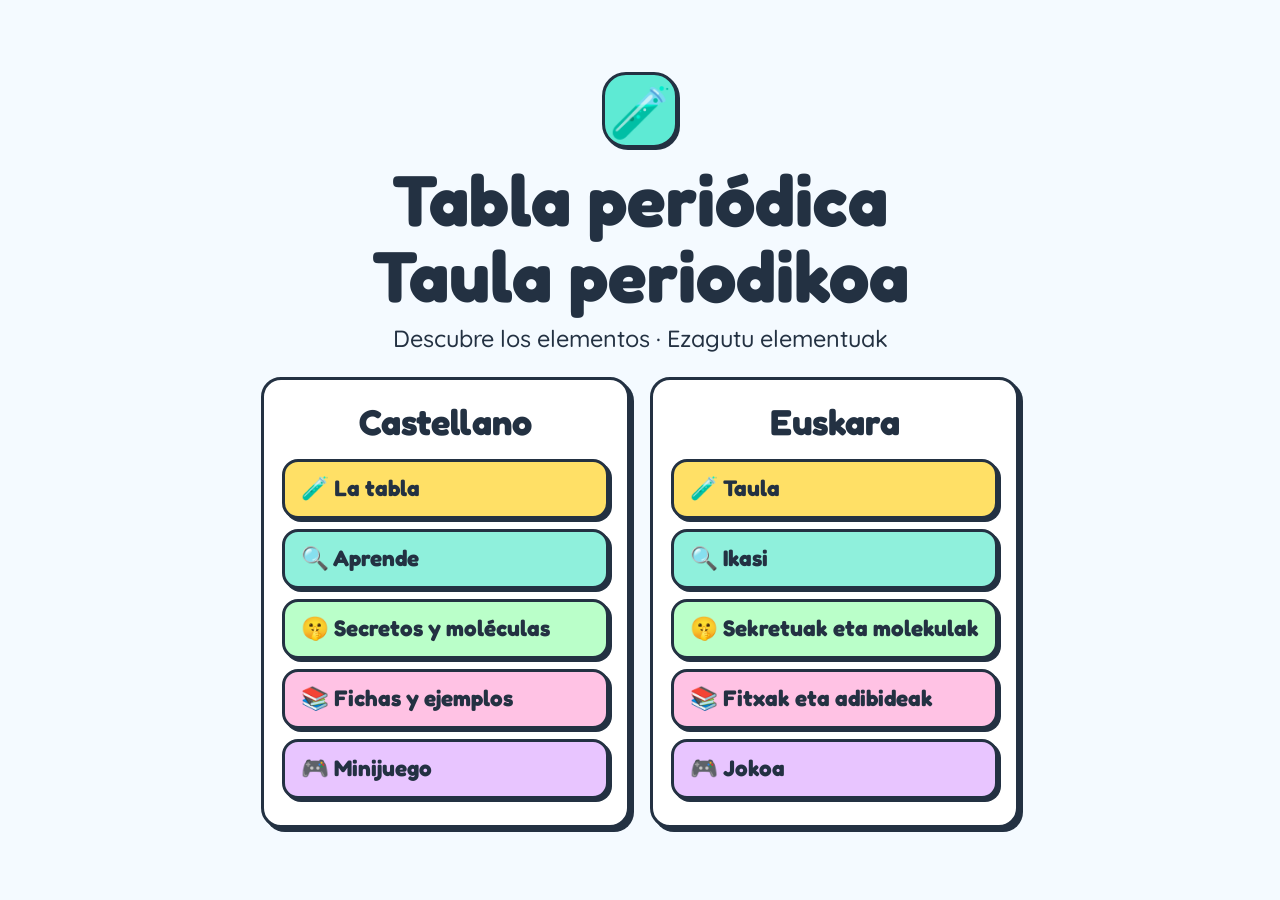
<file: index.html>
<!doctype html>
<html lang="es">
<head>
<meta charset="utf-8">
<meta name="viewport" content="width=device-width, initial-scale=1, viewport-fit=cover">
<meta name="theme-color" content="#f4faff">
<!-- meta:start -->
<title>Tabla periódica infantil · Taula periodiko txikia</title>
<meta name="description" content="Tabla periódica interactiva para niños y niñas, en castellano y euskera. Taula periodiko interaktiboa haurrentzat, gaztelaniaz eta euskaraz.">
<link rel="canonical" href="https://endikafac.github.io/tabla-periodica/">
<link rel="alternate" hreflang="es" href="https://endikafac.github.io/tabla-periodica/es/tabla.html">
<link rel="alternate" hreflang="eu" href="https://endikafac.github.io/tabla-periodica/eu/tabla.html">
<link rel="alternate" hreflang="x-default" href="https://endikafac.github.io/tabla-periodica/">
<meta property="og:type" content="website">
<meta property="og:site_name" content="Tabla periódica infantil · Taula periodiko txikia">
<meta property="og:title" content="Tabla periódica infantil · Taula periodiko txikia">
<meta property="og:description" content="Descubre los elementos · Ezagutu elementuak">
<meta property="og:url" content="https://endikafac.github.io/tabla-periodica/">
<meta property="og:image" content="https://endikafac.github.io/tabla-periodica/descargas/tabla-periodica-infantil-es.png">
<meta property="og:image:width" content="3000"><meta property="og:image:height" content="2000">
<meta name="twitter:card" content="summary_large_image">
<link rel="apple-touch-icon" href="assets/icon-180.png">
<!-- meta:end -->
<link rel="icon" href="assets/icon.svg" type="image/svg+xml">
<link rel="manifest" href="manifest.webmanifest">
<link rel="stylesheet" href="assets/css/site.css">
</head>
<body>
<main class="home"><div>
  <div class="logo" style="margin:0 auto 14px;width:76px;height:76px;font-size:2.8rem;border-radius:24px;border-width:3px">🧪</div>
  <h1>Tabla periódica<br>Taula periodikoa</h1>
  <p>Descubre los elementos · Ezagutu elementuak</p>
  <div class="langs">
    <section class="fun-card lc" lang="es"><h2>Castellano</h2>
      <a href="es/tabla.html" style="--c:#ffe066">🧪 La tabla</a>
      <a href="es/aprende.html" style="--c:#8ff0dc">🔍 Aprende</a>
      <a href="es/secretos.html" style="--c:#baffc9">🤫 Secretos y moléculas</a>
      <a href="es/fichas.html" style="--c:#ffc2e4">📚 Fichas y ejemplos</a>
      <a href="es/quiz.html" style="--c:#e8c5ff">🎮 Minijuego</a></section>
    <section class="fun-card lc" lang="eu"><h2>Euskara</h2>
      <a href="eu/tabla.html" style="--c:#ffe066">🧪 Taula</a>
      <a href="eu/aprende.html" style="--c:#8ff0dc">🔍 Ikasi</a>
      <a href="eu/secretos.html" style="--c:#baffc9">🤫 Sekretuak eta molekulak</a>
      <a href="eu/fichas.html" style="--c:#ffc2e4">📚 Fitxak eta adibideak</a>
      <a href="eu/quiz.html" style="--c:#e8c5ff">🎮 Jokoa</a></section>
  </div></div></main>
<script>if("serviceWorker" in navigator&&(location.protocol==="https:"||location.hostname==="localhost"))addEventListener("load",()=>navigator.serviceWorker.register("sw.js").catch(()=>{}));</script>
</body>
</html>
</file>
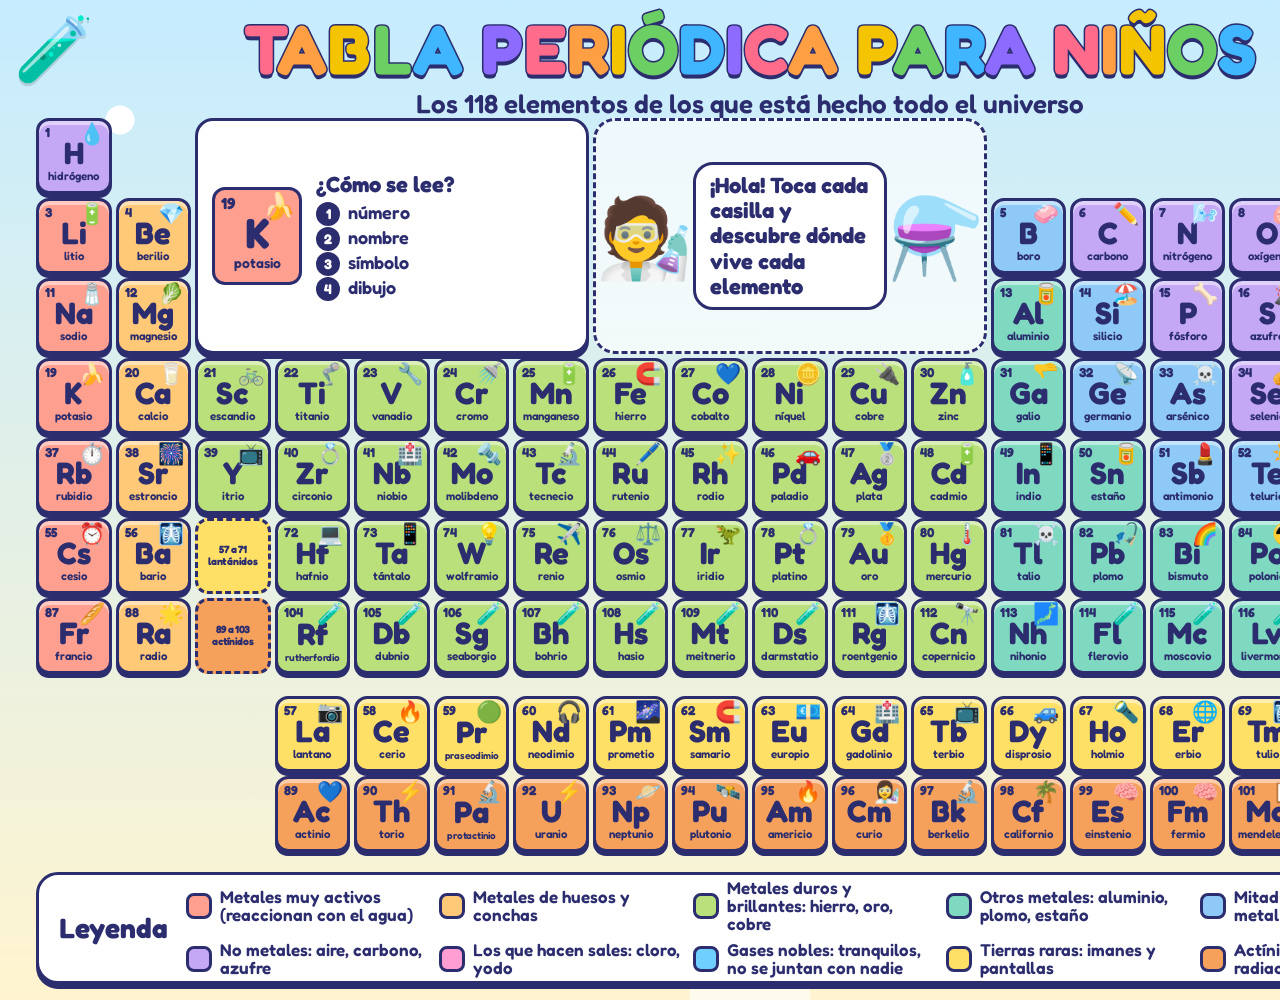
<file: poster.html>
<!doctype html>
<html lang="es">
<head>
<meta charset="utf-8">
<title>Poster</title>
<link rel="stylesheet" href="assets/css/style.css">
<style>
/* Poster renderer: ?type=tabla|secretos&lang=es|eu. Fixed canvas, screenshot at 2x. */
html,body{height:auto;overflow:visible}
body{margin:0;background:none}
#poster{position:relative;overflow:hidden;color:var(--ink);font-family:"Fredoka",sans-serif;
  background:radial-gradient(circle at 8% 12%,#fff 0 14px,transparent 15px),radial-gradient(circle at 92% 9%,#fff 0 22px,transparent 23px),
  radial-gradient(circle at 50% 100%,#fff9 0 60px,transparent 61px),linear-gradient(180deg,#c6ecff,#fff4cf)}
#poster.tabla{width:1500px;height:1000px}
#poster.secretos{width:1200px;height:1000px}
.title{text-align:center;font-weight:700;letter-spacing:1px;line-height:1}
.title span{display:inline;white-space:pre;-webkit-text-stroke:3px var(--ink);paint-order:stroke fill;text-shadow:0 4px 0 var(--ink)}
.sub{text-align:center;font-weight:600}
.deco{position:absolute;line-height:1;filter:drop-shadow(0 3px 0 #0002)}

/* ---- tabla ---- */
.tabla .title{font-size:70px;padding-top:14px}
.tabla .sub{font-size:26px;margin:4px 0 6px}
.tgrid{position:absolute;left:36px;right:36px;top:118px;display:grid;grid-template-columns:repeat(18,1fr);gap:4px;grid-template-rows:repeat(7,76px) 14px repeat(2,76px)}
.pc{position:relative;background:var(--c);border:3px solid var(--ink);border-radius:13px;box-shadow:0 4px 0 var(--ink),inset 0 4px 0 #fff7;display:flex;flex-direction:column;align-items:center;justify-content:center;overflow:hidden}
.pc .n{position:absolute;top:3px;left:6px;font-size:13px;font-weight:700}
.pc .e{position:absolute;top:1px;right:4px;font-size:21px;line-height:1.1}
.pc .s{font-size:31px;font-weight:700;line-height:1;margin-top:8px}
.pc .nm{font-size:11.5px;font-weight:600;line-height:1;margin-top:3px;white-space:nowrap}
.pc .nm.l{font-size:10px;letter-spacing:-.2px}
.pc.ph2{border-style:dashed;font-size:10.5px;letter-spacing:-.3px;padding:0 2px;font-weight:700;text-align:center;line-height:1.1;box-shadow:none}
.keyp{background:#fff;border:3px solid var(--ink);border-radius:18px;box-shadow:0 5px 0 var(--ink);display:flex;gap:14px;align-items:center;padding:8px 14px}
.keyp .mini{position:relative;flex:none;width:90px;height:98px;background:var(--alk);border:3px solid var(--ink);border-radius:13px;display:flex;flex-direction:column;align-items:center;justify-content:center}
.keyp .mini .n{position:absolute;top:3px;left:6px;font-size:16px;font-weight:700}
.keyp .mini .e{position:absolute;top:0;right:4px;font-size:26px}
.keyp .mini .s{font-size:42px;font-weight:700;line-height:1;margin-top:10px}
.keyp .mini .nm{font-size:14px;font-weight:600}
.keyp h3{margin:0 0 4px;font-size:22px}
.keyp ol{margin:0;padding:0;list-style:none;font-size:18px;font-weight:600;line-height:1.3}
.keyp ol b{display:inline-grid;place-items:center;width:24px;height:24px;border-radius:50%;background:var(--ink);color:#fff;margin-right:8px;font-size:14px}
.mascots{display:flex;align-items:center;justify-content:space-around;font-size:78px;background:#ffffffaa;border:3px dashed var(--ink);border-radius:22px}
.mascots .say{font-size:22px;font-weight:700;max-width:210px;line-height:1.15;background:#fff;border:3px solid var(--ink);border-radius:20px;padding:8px 14px}
.legendp{position:absolute;left:36px;right:36px;bottom:16px;height:112px;background:#fff;border:3px solid var(--ink);border-radius:22px;box-shadow:0 5px 0 var(--ink);display:flex;align-items:center;gap:18px;padding:10px 20px}
.legendp h3{margin:0;font-size:28px}
.legendp .chips{flex:1;display:grid;grid-template-columns:repeat(5,1fr);gap:8px 12px}
.legendp .ch{display:flex;align-items:center;gap:8px;font-size:17px;font-weight:600;line-height:1.05}
.legendp .sw{flex:none;width:26px;height:26px;border-radius:8px;border:3px solid var(--ink);background:var(--c)}

/* ---- secretos ---- */
.secretos .title{font-size:37px;padding-top:14px;white-space:pre}
.panels{position:absolute;left:24px;right:24px;top:94px;display:grid;grid-template-columns:repeat(3,1fr);gap:18px}
.panel{position:relative;background:#fff;border:4px solid var(--ink);border-radius:26px;box-shadow:0 6px 0 var(--ink);padding:34px 16px 10px;height:188px;font-size:17px;font-weight:500;line-height:1.25}
.panel h2{position:absolute;top:-18px;left:50%;transform:translateX(-50%);margin:0;background:var(--ink);color:#fff;border-radius:16px;padding:2px 20px;font-size:25px;white-space:nowrap}
.panel .em{position:absolute;right:8px;bottom:4px;font-size:50px}
.panel p{margin:0;max-width:78%}
.minit{display:grid;grid-template-columns:repeat(18,1fr);gap:1px;margin-top:6px;max-width:68%}
.minit i{height:6px;border-radius:2px;background:var(--c);border:1px solid #2b2d6e55}
.exh{position:absolute;left:24px;right:24px;top:304px;text-align:center;font-size:28px;font-weight:700;margin:0}
.exgrid{position:absolute;left:24px;right:24px;top:350px;display:grid;grid-template-columns:repeat(5,1fr);gap:12px}
.ex2{background:var(--bgc);border:4px solid var(--ink);border-radius:22px;box-shadow:0 5px 0 var(--ink);height:214px;padding:6px 8px;text-align:center;display:flex;flex-direction:column;align-items:center}
.ex2 h4{margin:0;font-size:19px;line-height:1.05;min-height:40px;display:flex;align-items:center}
.ex2 .fm{font-size:19px;font-weight:700;margin-top:2px}
.ex2 .vis{flex:1;display:flex;align-items:center;gap:6px}
.ex2 .vis .em{font-size:46px}
.ex2 .at{display:flex;gap:2px;align-items:center;flex-wrap:wrap;justify-content:center;max-width:150px}
.at i{position:relative;font-style:normal;width:32px;height:32px;border-radius:50%;border:3px solid var(--ink);display:grid;place-items:center;font-size:15px;font-weight:700;background:var(--cpk,#ddd);color:var(--tx,#2b2d6e)}
.at i b{position:absolute;right:-6px;bottom:-6px;background:var(--ink);color:#fff;border-radius:99px;font-size:11px;padding:0 4px;font-weight:600}
.ex2 .tx{font-size:14px;font-weight:600;line-height:1.15;min-height:48px}
.disc{position:absolute;left:24px;right:24px;top:802px}
.disc h3{margin:0 0 6px;text-align:center;font-size:26px}
.dgrid{display:grid;grid-template-columns:repeat(6,1fr);gap:10px}
.dc{background:#fff;border:3px solid var(--ink);border-radius:18px;box-shadow:0 4px 0 var(--ink);padding:6px 8px;height:140px;text-align:center;font-size:14px;line-height:1.12}
.dc .em{font-size:30px;line-height:1.1}
.dc .yr{display:inline-block;background:var(--lan);border:2px solid var(--ink);border-radius:8px;padding:0 7px;font-weight:700;font-size:13px}
.dc b{display:block;font-size:15px}
</style>
</head>
<body>
<div id="poster"></div>
<script src="assets/js/data.js"></script>
<script src="assets/js/content.js"></script>
<script src="assets/js/ui.js"></script>
<script>
const P = new URLSearchParams(location.search), TYPE = P.get("type")||"tabla", L = P.get("lang")||"es";
const tt = T[L], u = UI[L], byS = s => RAW.find(x=>x.s===s), nm = el => el[L];
const root = document.getElementById("poster"); root.className = TYPE;
document.documentElement.lang = L;

const PT = {
 es:{ttl:"TABLA PERIÓDICA PARA NIÑOS", sub:"Los 118 elementos de los que está hecho todo el universo", say:"¡Hola! Toca cada casilla y descubre dónde vive cada elemento", foot:"Nombres según la Real Sociedad Española de Química (RSEQ)", leg:"Leyenda",
  sTtl:["¡LOS ","SECRETOS"," DE LOS ","ELEMENTOS"," Y SUS ","COMBINACIONES","!"], q1:"¿Qué es?", q2:"¿Para qué sirve?", q3:"¿Cómo se ordena?",
  a1:"Los elementos son como bloques de construcción invisibles (¡como piezas de LEGO!) que forman todo lo que existe en el universo.",
  a2:"¡Para crearlo todo! Desde el aire que respiras hasta la tablet que usas, todo está hecho de combinaciones de elementos.",
  a3:"Del 1 al 118, según su número atómico, en filas y columnas. Los de una misma columna se parecen, como hermanos.",
  exh:"¡10 SÚPER EJEMPLOS DE COMBINACIONES (MOLÉCULAS)!", dh:"¿Quién los descubrió?", join:" + ", of:" de "},
 eu:{ttl:"TAULA PERIODIKOA HAURRENTZAT", sub:"Unibertso osoa osatzen duten 118 elementuak", say:"Kaixo! Ukitu laukitxo bakoitza eta ezagutu elementu bakoitza non bizi den", foot:"Izenak Real Sociedad Española de Química (RSEQ) erakundearen arabera", leg:"Legenda",
  sTtl:["ELEMENTUEN ","SEKRETUAK"," ETA HAIEN ","KONBINAZIOAK","","",""], q1:"Zer da?", q2:"Zertarako balio du?", q3:"Nola dago ordenatuta?",
  a1:"Elementuak ikusten ez diren eraikuntza-blokeak bezalakoak dira (LEGO piezak bezala!) eta unibertsoan dagoen guztia osatzen dute.",
  a2:"Dena sortzeko! Arnasten duzun airetik erabiltzen duzun tabletara arte, dena elementuen konbinazioz egina dago.",
  a3:"1etik 118ra, zenbaki atomikoaren arabera, errenkada eta zutabetan. Zutabe bereko elementuak antzekoak dira, senideak bezala.",
  exh:"10 KONBINAZIO-ADIBIDE SUPER (MOLEKULAK)!", dh:"Nork aurkitu zituen?", join:" + ", of:" "}
}[L];

function tabla(){
  const rainbow = ["#ff6b8a","#ff9f43","#f5c400","#6bcf63","#3fb6ff","#8e6bff"];
  let ci = 0, ti = "";
  for(const ch of PT.ttl){ ti += ch===" " ? " " : `<span style="color:${rainbow[ci++%6]}">${ch}</span>`; }
  let h = `<div class="title">${ti}</div><div class="sub">${PT.sub}</div>`;
  h += `<div class="tgrid">`;
  RAW.forEach(el=>{
    const long = nm(el).length>10 ? " l":"";
    h += `<div class="pc cat-${el.c}" style="grid-row:${el.r>8?el.r-0:el.r};grid-column:${el.col}"><span class="n">${el.n}</span><span class="e">${el.e}</span><span class="s">${el.s}</span><span class="nm${long}">${nm(el)}</span></div>`;
  });
  const ph = tt.ph;
  h += `<div class="pc ph2 cat-lan" style="grid-row:6;grid-column:3">${ph[0]}<br>${ph[1]}</div><div class="pc ph2 cat-act" style="grid-row:7;grid-column:3">${ph[2]}<br>${ph[3]}</div>`;
  h += `<div class="keyp" style="grid-row:1/4;grid-column:3/8"><div class="mini"><span class="n">19</span><span class="e">🍌</span><span class="s">K</span><span class="nm">${nm(byS("K"))}</span></div>
     <div><h3>${u.keyTitle}</h3><ol>${u.keyItems.map((k,i)=>`<li><b>${i+1}</b>${k}</li>`).join("")}</ol></div></div>`;
  h += `<div class="mascots" style="grid-row:1/4;grid-column:8/13"><span>🧑‍🔬</span><span class="say">${PT.say}</span><span>⚗️</span></div>`;
  h += `</div>`;
  h += `<div class="deco" style="left:14px;top:16px;font-size:64px">🧪</div><div class="deco" style="right:16px;top:12px;font-size:64px">🎈</div>
        <div class="deco" style="left:30px;top:330px;font-size:44px;display:none">🔋</div>`;
  h += `<div class="legendp"><h3>${PT.leg}</h3><div class="chips">${CATS.map(c=>`<div class="ch"><span class="sw cat-${c}"></span>${tt.cats[c]}</div>`).join("")}</div></div>`;
  root.innerHTML = h;
}

const CPK = {H:["#ffffff"],C:["#4a4a55","#fff"],O:["#ff5a5a"],Na:["#b388ff"],Cl:["#6bd36b"],Si:["#d8b878"],Fe:["#b5651d","#fff"],N:["#5a8dff"]};
const EXS = [
 {es:"Agua",eu:"Ura",f:"H₂O",at:[["H",2],["O",1]],em:"💧",bg:"#d7f0ff"},
 {es:"Sal de mesa",eu:"Mahaiko gatza",f:"NaCl",at:[["Na",1],["Cl",1]],em:"🧂",bg:"#ffe9b8"},
 {es:"Dióxido de carbono",eu:"Karbono dioxidoa",f:"CO₂",at:[["C",1],["O",2]],em:"🫧",bg:"#e4f7c8"},
 {es:"Azúcar (glucosa)",eu:"Azukrea (glukosa)",f:"C₆H₁₂O₆",at:[["C",6],["H",12],["O",6]],em:"🍬",bg:"#ffd9c2"},
 {es:"Oxígeno que respiramos",eu:"Arnasten dugun oxigenoa",f:"O₂",at:[["O",2]],em:"🌿",bg:"#d9f7e6"},
 {es:"Gas natural",eu:"Gas naturala",f:"CH₄",at:[["C",1],["H",4]],em:"🔥",bg:"#ffe2d0"},
 {es:"Arena",eu:"Hondarra",f:"SiO₂",at:[["Si",1],["O",2]],em:"🏖️",bg:"#fff0c2"},
 {es:"Óxido (hierro oxidado)",eu:"Herdoila (burdin oxidatua)",f:"Fe₂O₃",at:[["Fe",2],["O",3]],em:"🔩",bg:"#ffdcc4"},
 {es:"Bicarbonato de sodio",eu:"Sodio bikarbonatoa",f:"NaHCO₃",at:[["Na",1],["H",1],["C",1],["O",3]],em:"🥄",bg:"#e8e0ff"},
 {es:"Ácido de limón",eu:"Limoiaren azidoa",f:"C₆H₈O₇",at:[["C",6],["H",8],["O",7]],em:"🍋",bg:"#fff6b8"}
];
function elName(s,n){
  const el = byS(s);
  if(L==="es"){ const nmx = el.es; return `${n}${PT.of}${nmx.charAt(0).toUpperCase()+nmx.slice(1)} (${s})`; }
  return `${n} ${el.eu.replace(/a$/,"")} (${s})`;
}
function atomHtml(s,n,total){
  const c = CPK[s]||["#ddd"]; const dark = c[1]==="#fff";
  const style = `--cpk:${c[0]};${dark?"--tx:#fff":""}`;
  if(total<=6) return Array.from({length:n},()=>`<i style="${style}">${s}</i>`).join("");
  return `<i style="${style}">${s}${n>1?`<b>×${n}</b>`:""}</i>`;
}
const DISC = {
 es:[["🔬","1669","Hennig Brand","Fósforo: lo encontró hirviendo orina"],["🎈","1766","Henry Cavendish","Hidrógeno: al quemarse hace agua"],["⛏️","1783","Hermanos Elhuyar","Wolframio (W), en Bergara"],["⚡","1807","Humphry Davy","Sodio y potasio, con electricidad"],["📋","1869","Mendeléyev","Ordenó la tabla y dejó huecos"],["☢️","1898","Marie Curie","Polonio y radio. Dos Nobel"]],
 eu:[["🔬","1669","Hennig Brand","Fosforoa: pixa irakinez aurkitu zuen"],["🎈","1766","Henry Cavendish","Hidrogenoa: erretzean ura sortzen du"],["🏔️","1783","Elhuyar anaiak","Wolframa (W), Bergaran"],["⚡","1807","Humphry Davy","Sodioa eta potasioa, elektrizitatearekin"],["📋","1869","Mendeleiev","Taula ordenatu zuen eta hutsuneak utzi"],["☢️","1898","Marie Curie","Polonioa eta radioa. Bi Nobel"]]
}[L];
function secretos(){
  const cols = ["#ff6b4a","#f5a800","#2b2d6e"]; let ti = "";
  PT.sTtl.forEach((p,i)=>{ if(!p) return; const hi=i%2===1; ti += `<span style="color:${hi?["#f5c400","#f5c400","#ff4d4d"][(i-1)/2]:"#fff"}">${p}</span>`; });
  const mini = RAW.map(el=>`<i class="cat-${el.c}" style="grid-row:${el.r>8?el.r-1:el.r};grid-column:${el.col}"></i>`).join("");
  let h = `<div class="title">${ti}</div><div class="panels">
    <div class="panel" style="background:#fff3d6"><h2>${PT.q1}</h2><p>${PT.a1}</p><span class="em">🧱</span></div>
    <div class="panel" style="background:#fff7bf"><h2>${PT.q2}</h2><p>${PT.a2}</p><span class="em">🤖</span></div>
    <div class="panel" style="background:#ffe3f1"><h2>${PT.q3}</h2><p>${PT.a3}</p><div class="minit">${mini}</div><span class="em">👩‍🔬</span></div></div>`;
  h += `<h2 class="exh">${PT.exh}</h2><div class="exgrid">`;
  EXS.forEach(x=>{
    const total = x.at.reduce((a,b)=>a+b[1],0);
    h += `<div class="ex2" style="--bgc:${x.bg}"><h4>${x[L]}</h4><div class="fm">${x.f}</div>
      <div class="vis"><span class="em">${x.em}</span><span class="at">${x.at.map(([s,n])=>atomHtml(s,n,total)).join("")}</span></div>
      <div class="tx">${x.at.map(([s,n])=>elName(s,n)).join(PT.join)}</div></div>`;
  });
  h += `</div><div class="disc"><h3>🕵️ ${PT.dh}</h3><div class="dgrid">${DISC.map(d=>`<div class="dc"><div class="em">${d[0]}</div><span class="yr">${d[1]}</span><b>${d[2]}</b>${d[3]}</div>`).join("")}</div></div>`;
  root.innerHTML = h;
}
({tabla,secretos})[TYPE]();
</script>
</body>
</html>
</file>
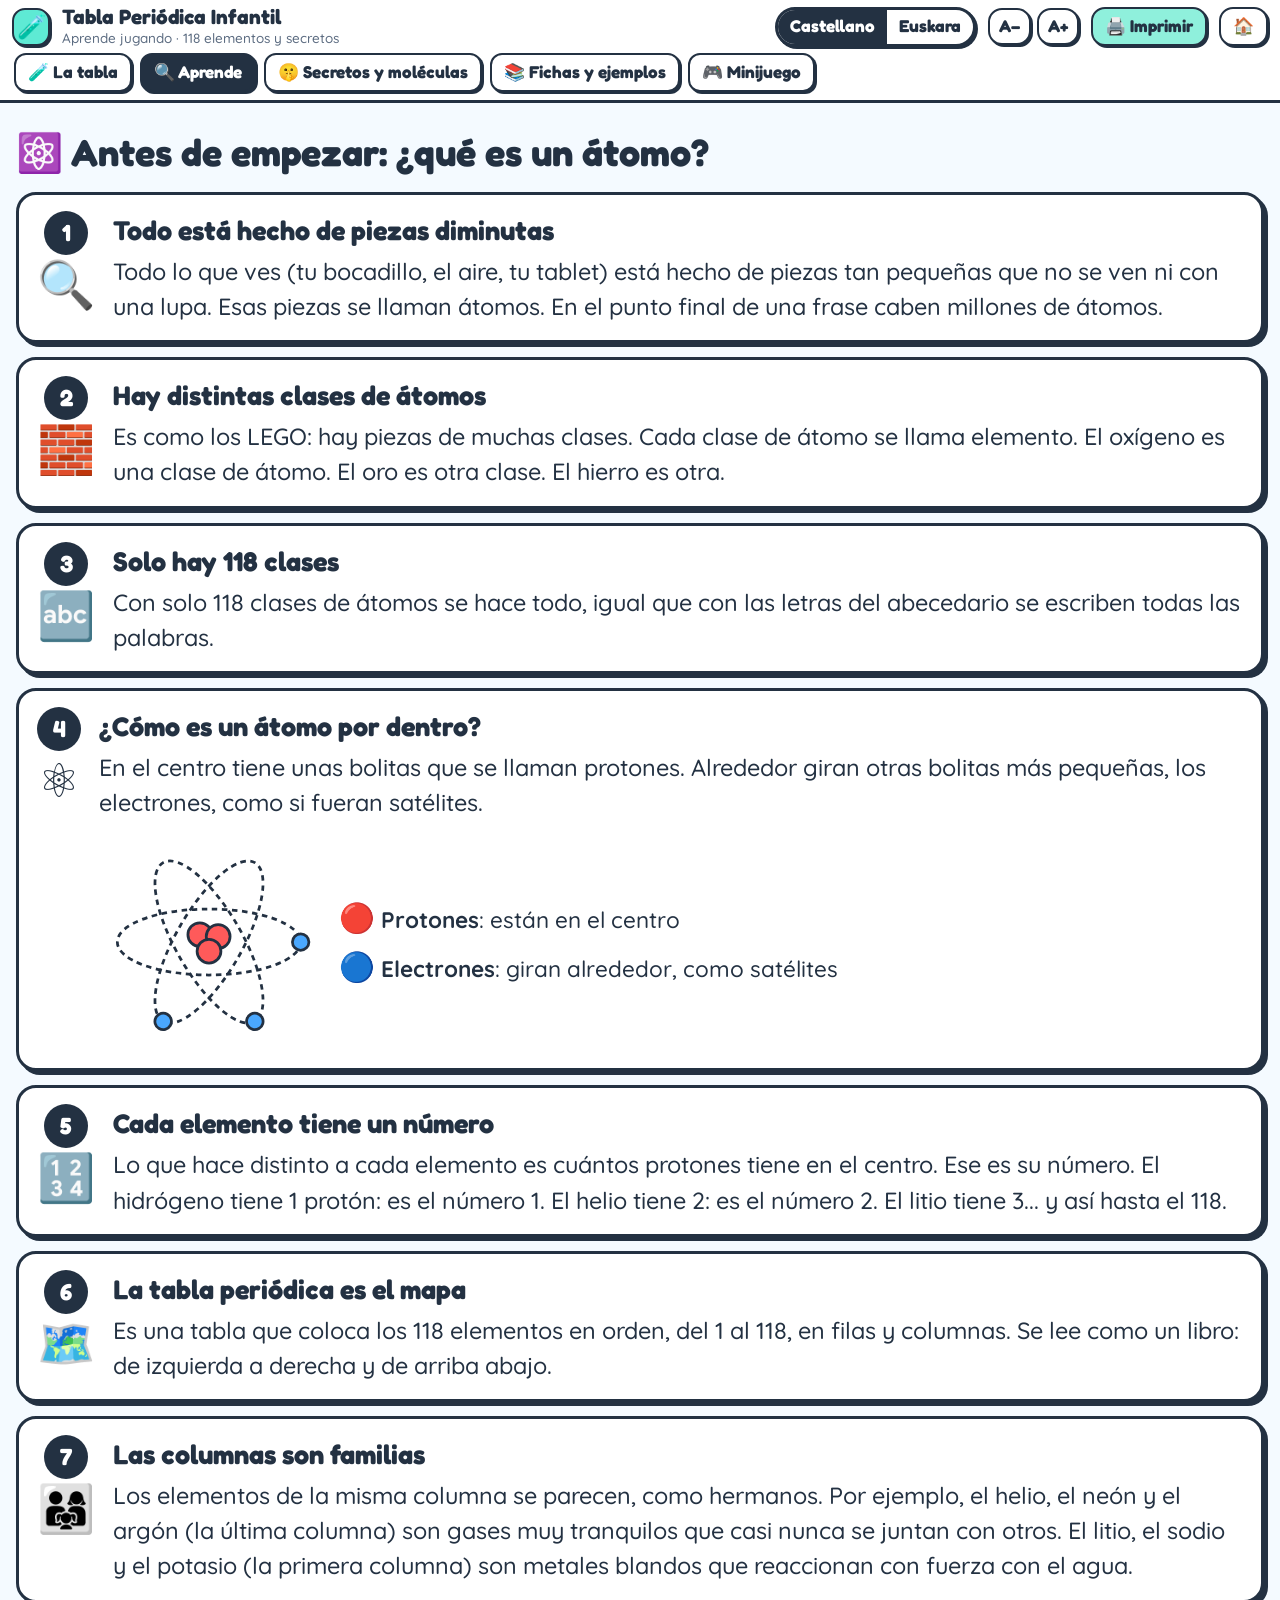
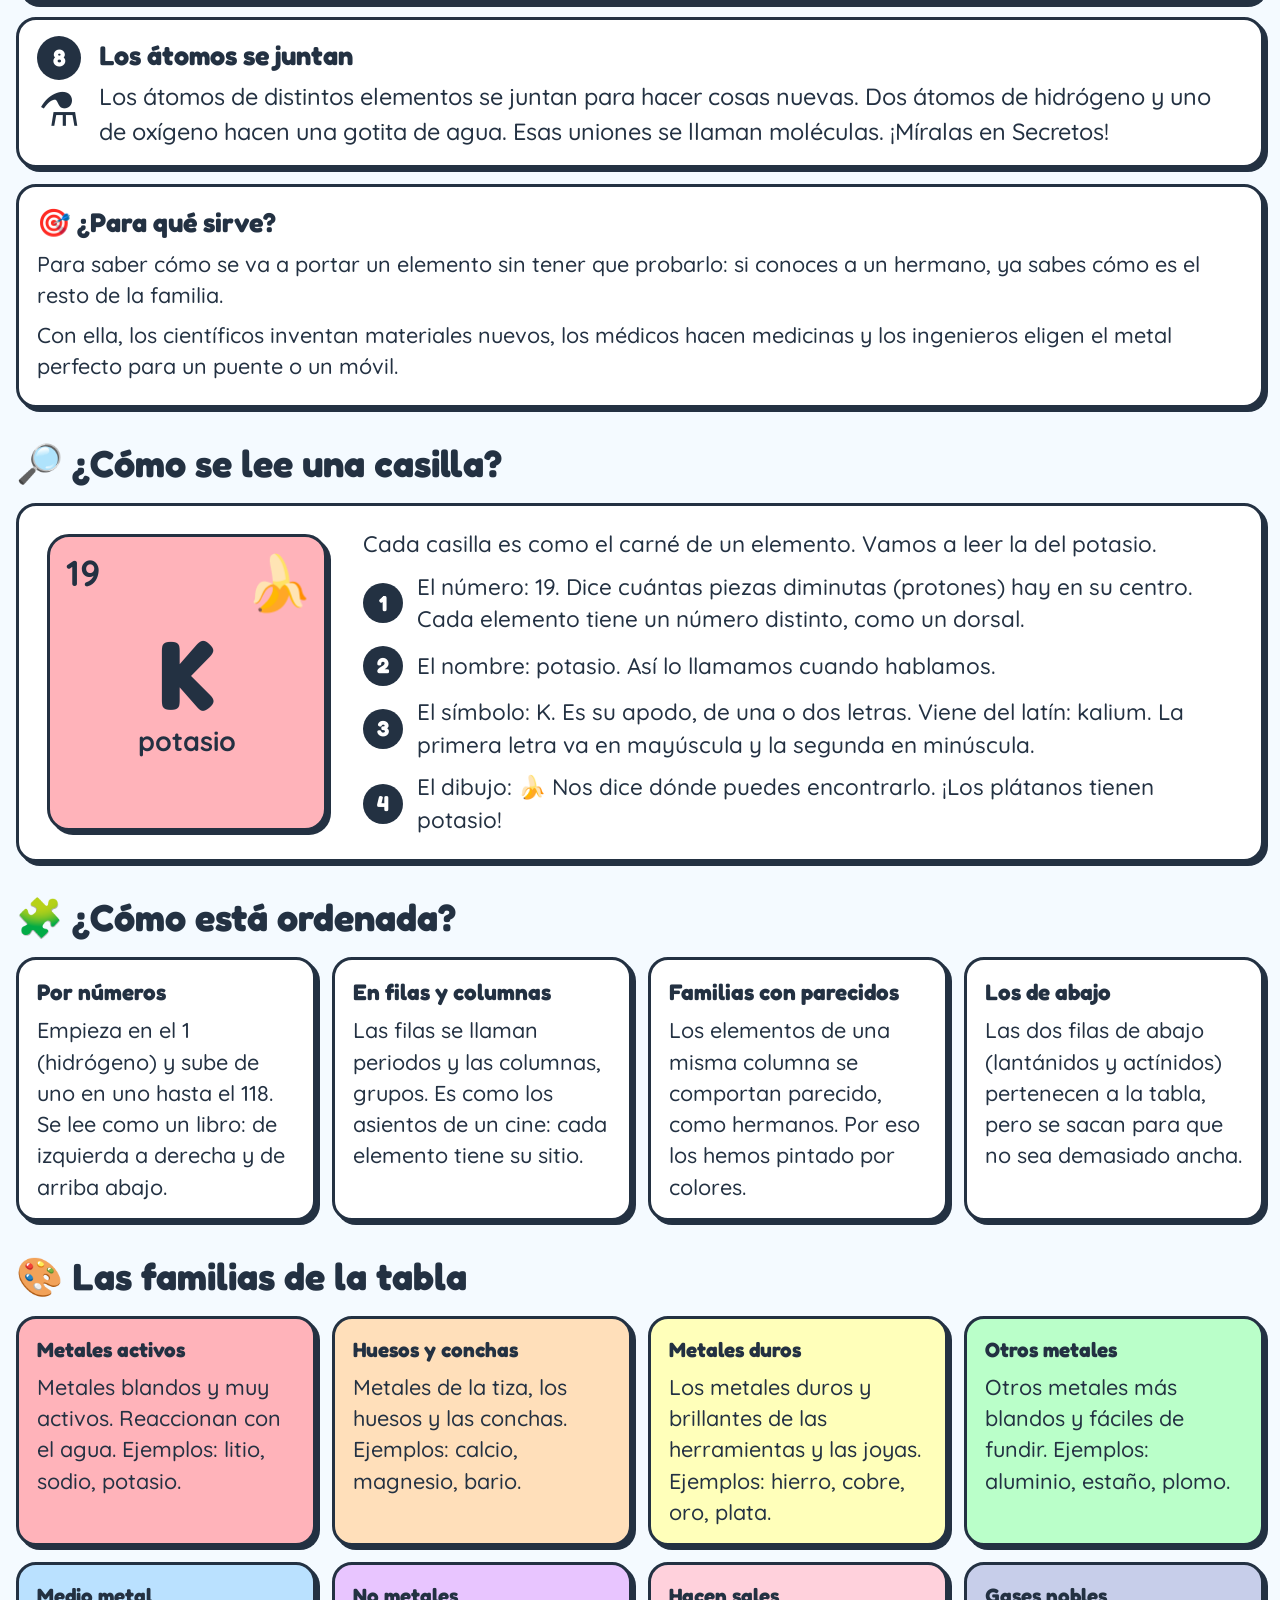
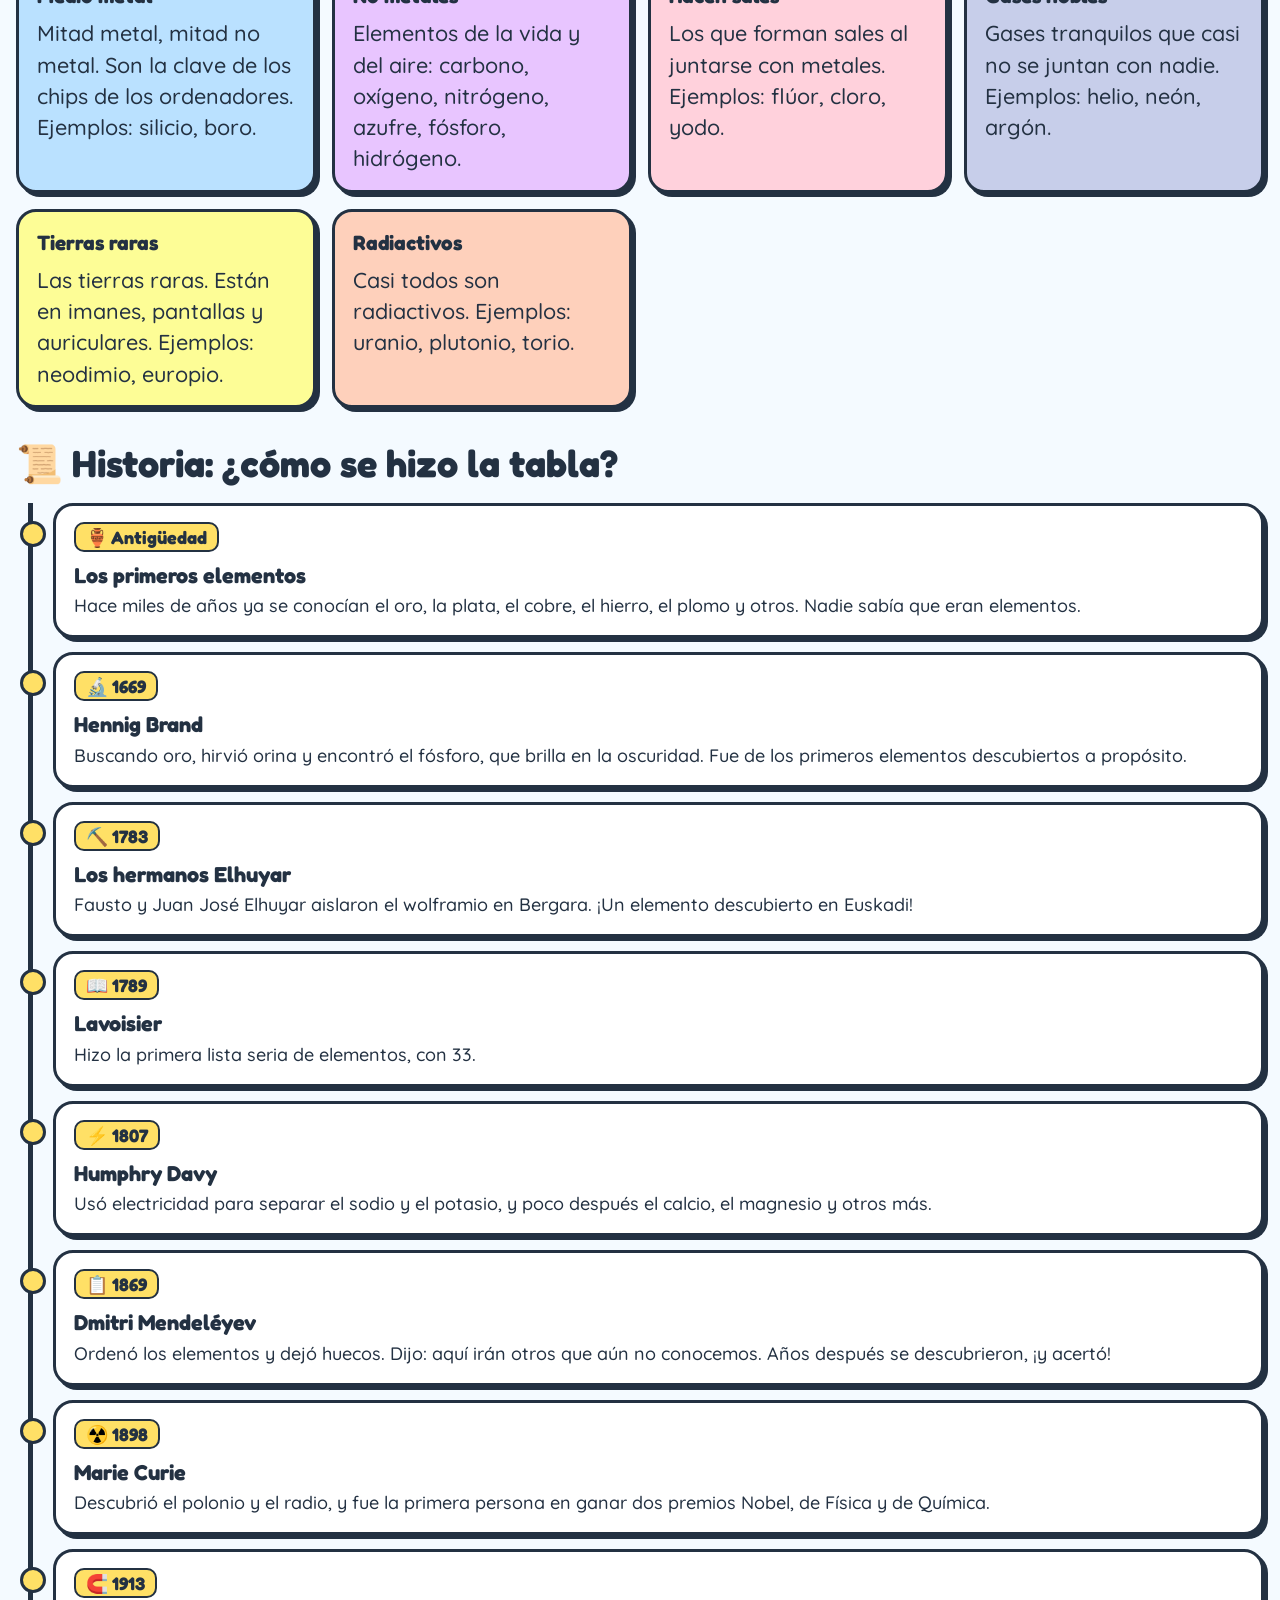
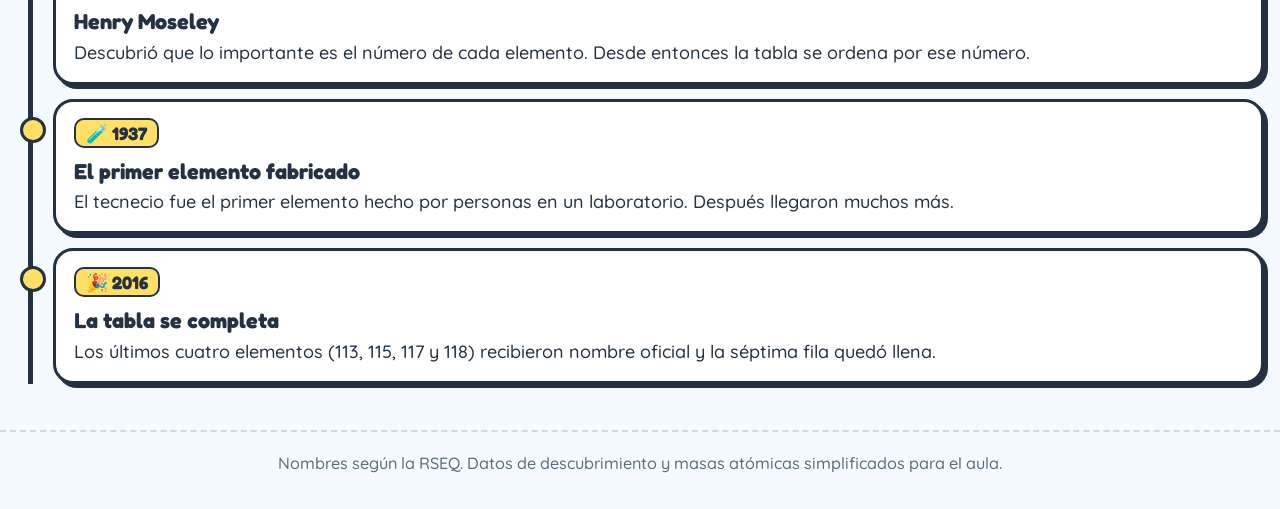
<file: es/aprende.html>
<!doctype html>
<html lang="es">
<head>
<meta charset="utf-8">
<meta name="viewport" content="width=device-width, initial-scale=1, viewport-fit=cover">
<meta name="theme-color" content="#f4faff">
<!-- meta:start -->
<title>Aprende · Tabla Periódica Infantil</title>
<meta name="description" content="Qué es un átomo, qué es un elemento y cómo se ordena la tabla periódica, explicado de forma sencilla para niños.">
<link rel="canonical" href="https://endikafac.github.io/tabla-periodica/es/aprende.html">
<link rel="alternate" hreflang="es" href="https://endikafac.github.io/tabla-periodica/es/aprende.html">
<link rel="alternate" hreflang="eu" href="https://endikafac.github.io/tabla-periodica/eu/aprende.html">
<link rel="alternate" hreflang="x-default" href="https://endikafac.github.io/tabla-periodica/">
<meta property="og:type" content="website">
<meta property="og:site_name" content="Tabla Periódica Infantil">
<meta property="og:title" content="Aprende · Tabla Periódica Infantil">
<meta property="og:description" content="Qué es un átomo, qué es un elemento y cómo se ordena la tabla periódica, explicado de forma sencilla para niños.">
<meta property="og:url" content="https://endikafac.github.io/tabla-periodica/es/aprende.html">
<meta property="og:locale" content="es_ES">
<meta property="og:image" content="https://endikafac.github.io/tabla-periodica/descargas/tabla-periodica-infantil-es.png">
<meta property="og:image:width" content="3000"><meta property="og:image:height" content="2000">
<meta name="twitter:card" content="summary_large_image">
<link rel="apple-touch-icon" href="../assets/icon-180.png">
<!-- meta:end -->
<link rel="icon" href="../assets/icon.svg" type="image/svg+xml">
<link rel="manifest" href="../manifest.webmanifest">
<link rel="stylesheet" href="../assets/css/site.css">
</head>
<body data-lang="es" data-page="aprende">
<noscript>Necesita JavaScript / JavaScript behar du.</noscript>
<script src="../assets/js/data.js"></script>
<script src="../assets/js/content.js"></script>
<script src="../assets/js/ui.js"></script>
<script src="../assets/js/facts.js"></script>
<script src="../assets/js/rich.js"></script>
<script src="../assets/js/molecules.js"></script>
<script src="../assets/js/comps.js"></script>
<script src="../assets/js/quiz-more.js"></script>
<script src="../assets/js/quiz-more2.js"></script>
<script src="../assets/js/quiz.js"></script>
<script src="../assets/js/learn.js"></script>
<script src="../assets/js/site.js"></script>
<script>if("serviceWorker" in navigator&&(location.protocol==="https:"||location.hostname==="localhost"))addEventListener("load",()=>navigator.serviceWorker.register("../sw.js").catch(()=>{}));</script>
</body>
</html>
</file>
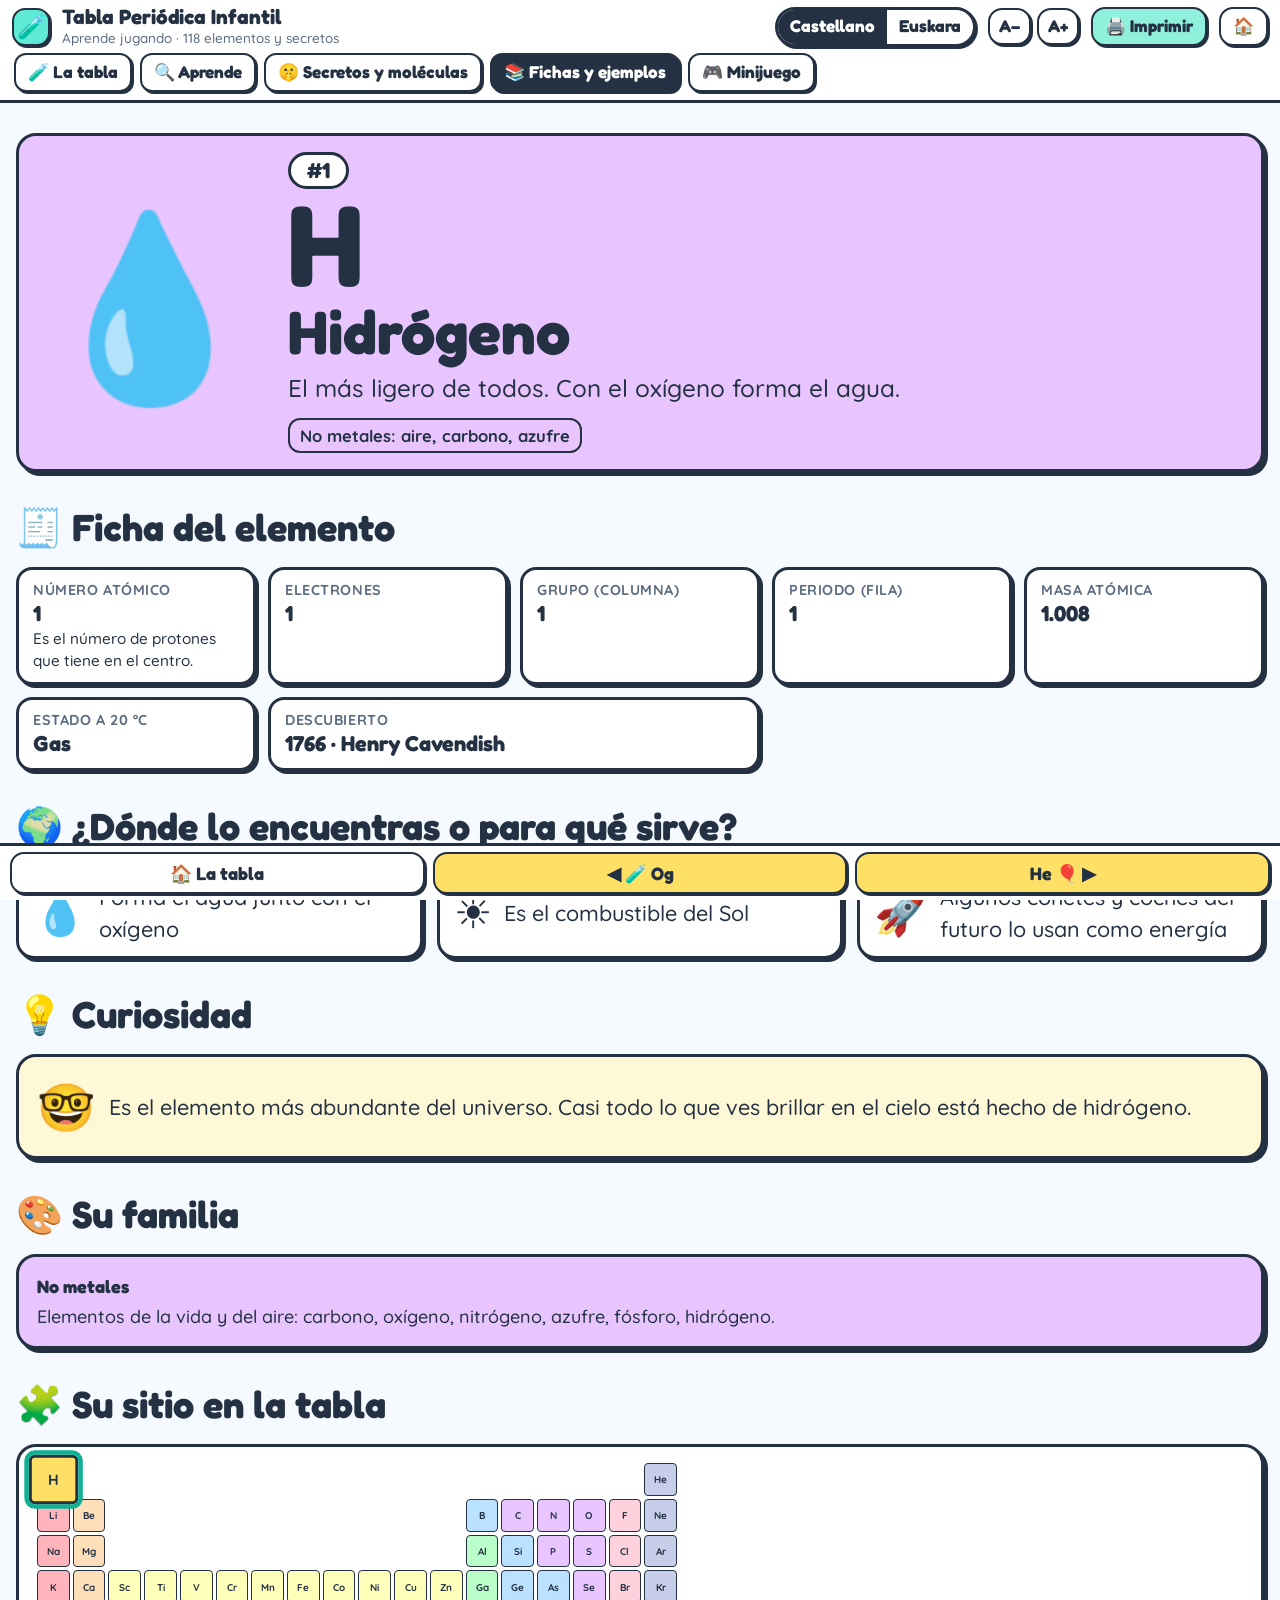
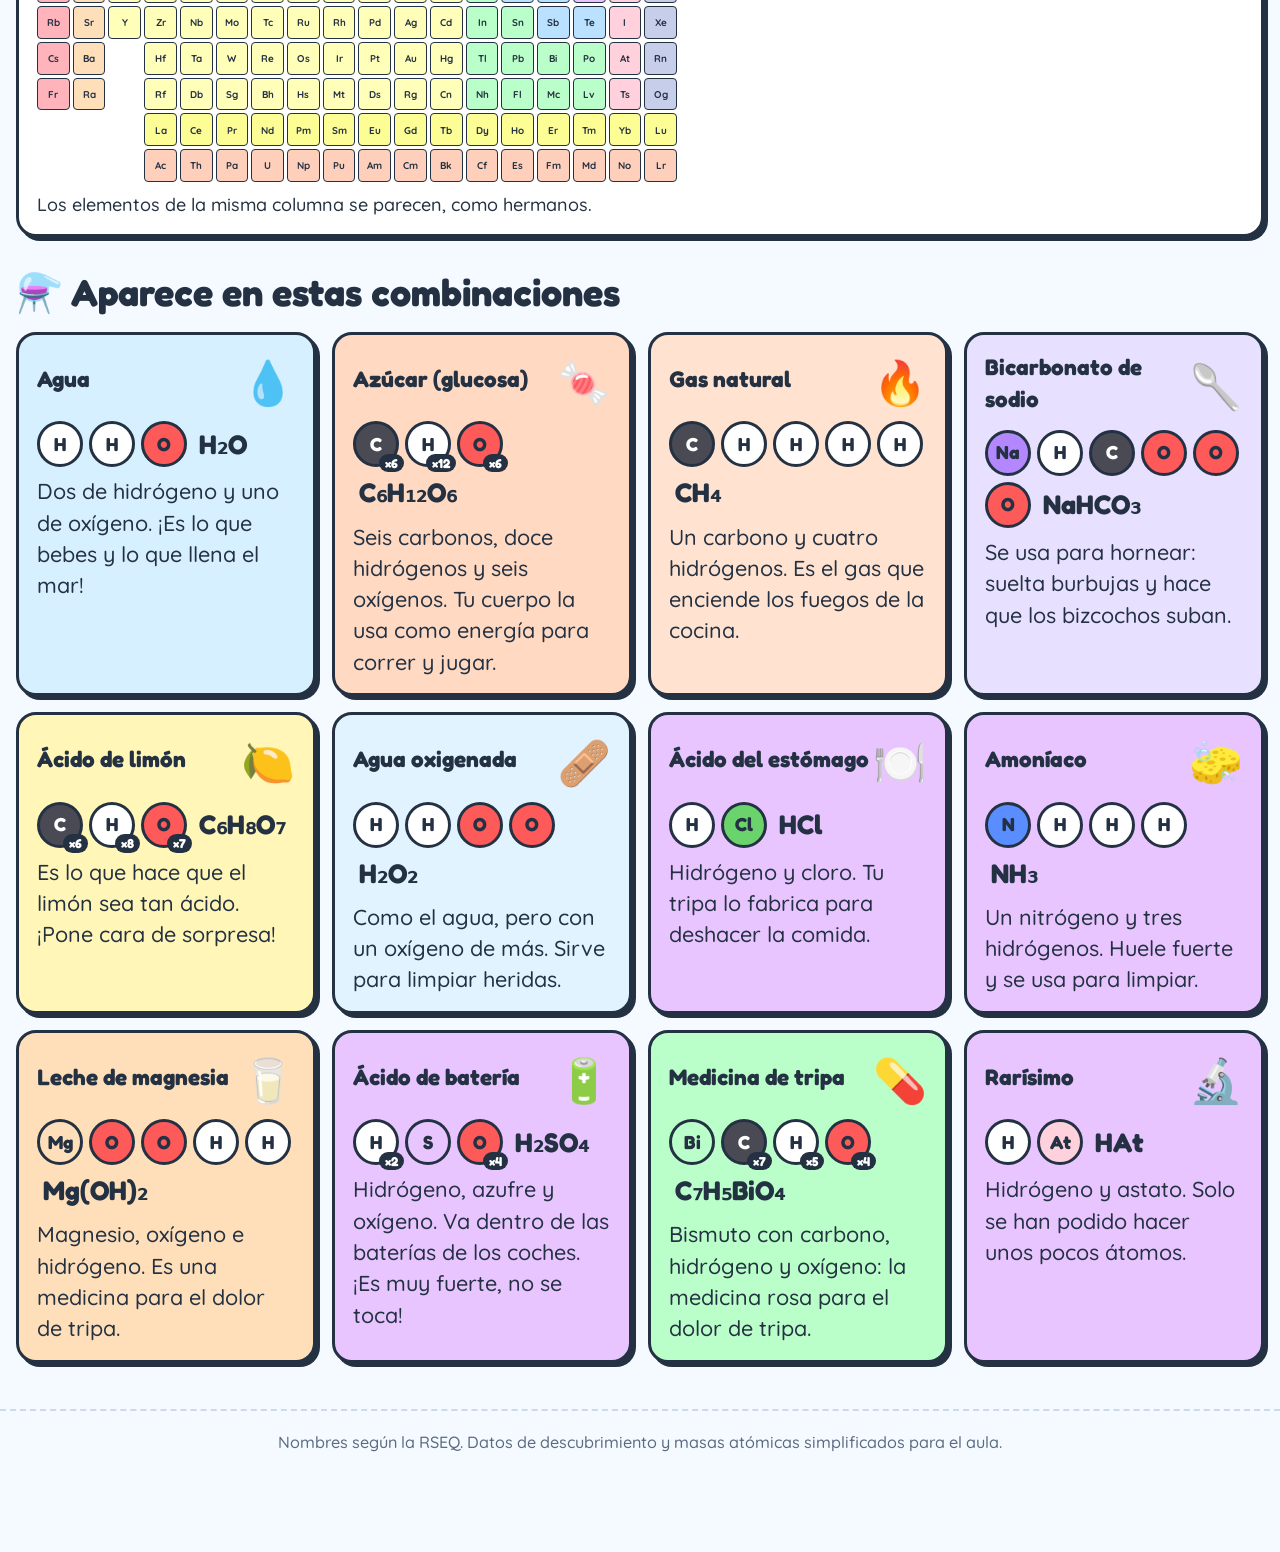
<file: es/elemento.html>
<!doctype html>
<html lang="es">
<head>
<meta charset="utf-8">
<meta name="viewport" content="width=device-width, initial-scale=1, viewport-fit=cover">
<meta name="theme-color" content="#f4faff">
<!-- meta:start -->
<title>Ficha del elemento · Tabla Periódica Infantil</title>
<meta name="description" content="Ficha completa de un elemento: número, usos, curiosidades y combinaciones.">
<link rel="canonical" href="https://endikafac.github.io/tabla-periodica/es/elemento.html">
<link rel="alternate" hreflang="es" href="https://endikafac.github.io/tabla-periodica/es/elemento.html">
<link rel="alternate" hreflang="eu" href="https://endikafac.github.io/tabla-periodica/eu/elemento.html">
<link rel="alternate" hreflang="x-default" href="https://endikafac.github.io/tabla-periodica/">
<meta property="og:type" content="website">
<meta property="og:site_name" content="Tabla Periódica Infantil">
<meta property="og:title" content="Ficha del elemento · Tabla Periódica Infantil">
<meta property="og:description" content="Ficha completa de un elemento: número, usos, curiosidades y combinaciones.">
<meta property="og:url" content="https://endikafac.github.io/tabla-periodica/es/elemento.html">
<meta property="og:locale" content="es_ES">
<meta property="og:image" content="https://endikafac.github.io/tabla-periodica/descargas/tabla-periodica-infantil-es.png">
<meta property="og:image:width" content="3000"><meta property="og:image:height" content="2000">
<meta name="twitter:card" content="summary_large_image">
<link rel="apple-touch-icon" href="../assets/icon-180.png">
<!-- meta:end -->
<link rel="icon" href="../assets/icon.svg" type="image/svg+xml">
<link rel="manifest" href="../manifest.webmanifest">
<link rel="stylesheet" href="../assets/css/site.css">
</head>
<body data-lang="es" data-page="elemento">
<noscript>Necesita JavaScript / JavaScript behar du.</noscript>
<script src="../assets/js/data.js"></script>
<script src="../assets/js/content.js"></script>
<script src="../assets/js/ui.js"></script>
<script src="../assets/js/facts.js"></script>
<script src="../assets/js/rich.js"></script>
<script src="../assets/js/molecules.js"></script>
<script src="../assets/js/comps.js"></script>
<script src="../assets/js/quiz-more.js"></script>
<script src="../assets/js/quiz-more2.js"></script>
<script src="../assets/js/quiz.js"></script>
<script src="../assets/js/learn.js"></script>
<script src="../assets/js/site.js"></script>
<script>if("serviceWorker" in navigator&&(location.protocol==="https:"||location.hostname==="localhost"))addEventListener("load",()=>navigator.serviceWorker.register("../sw.js").catch(()=>{}));</script>
</body>
</html>
</file>
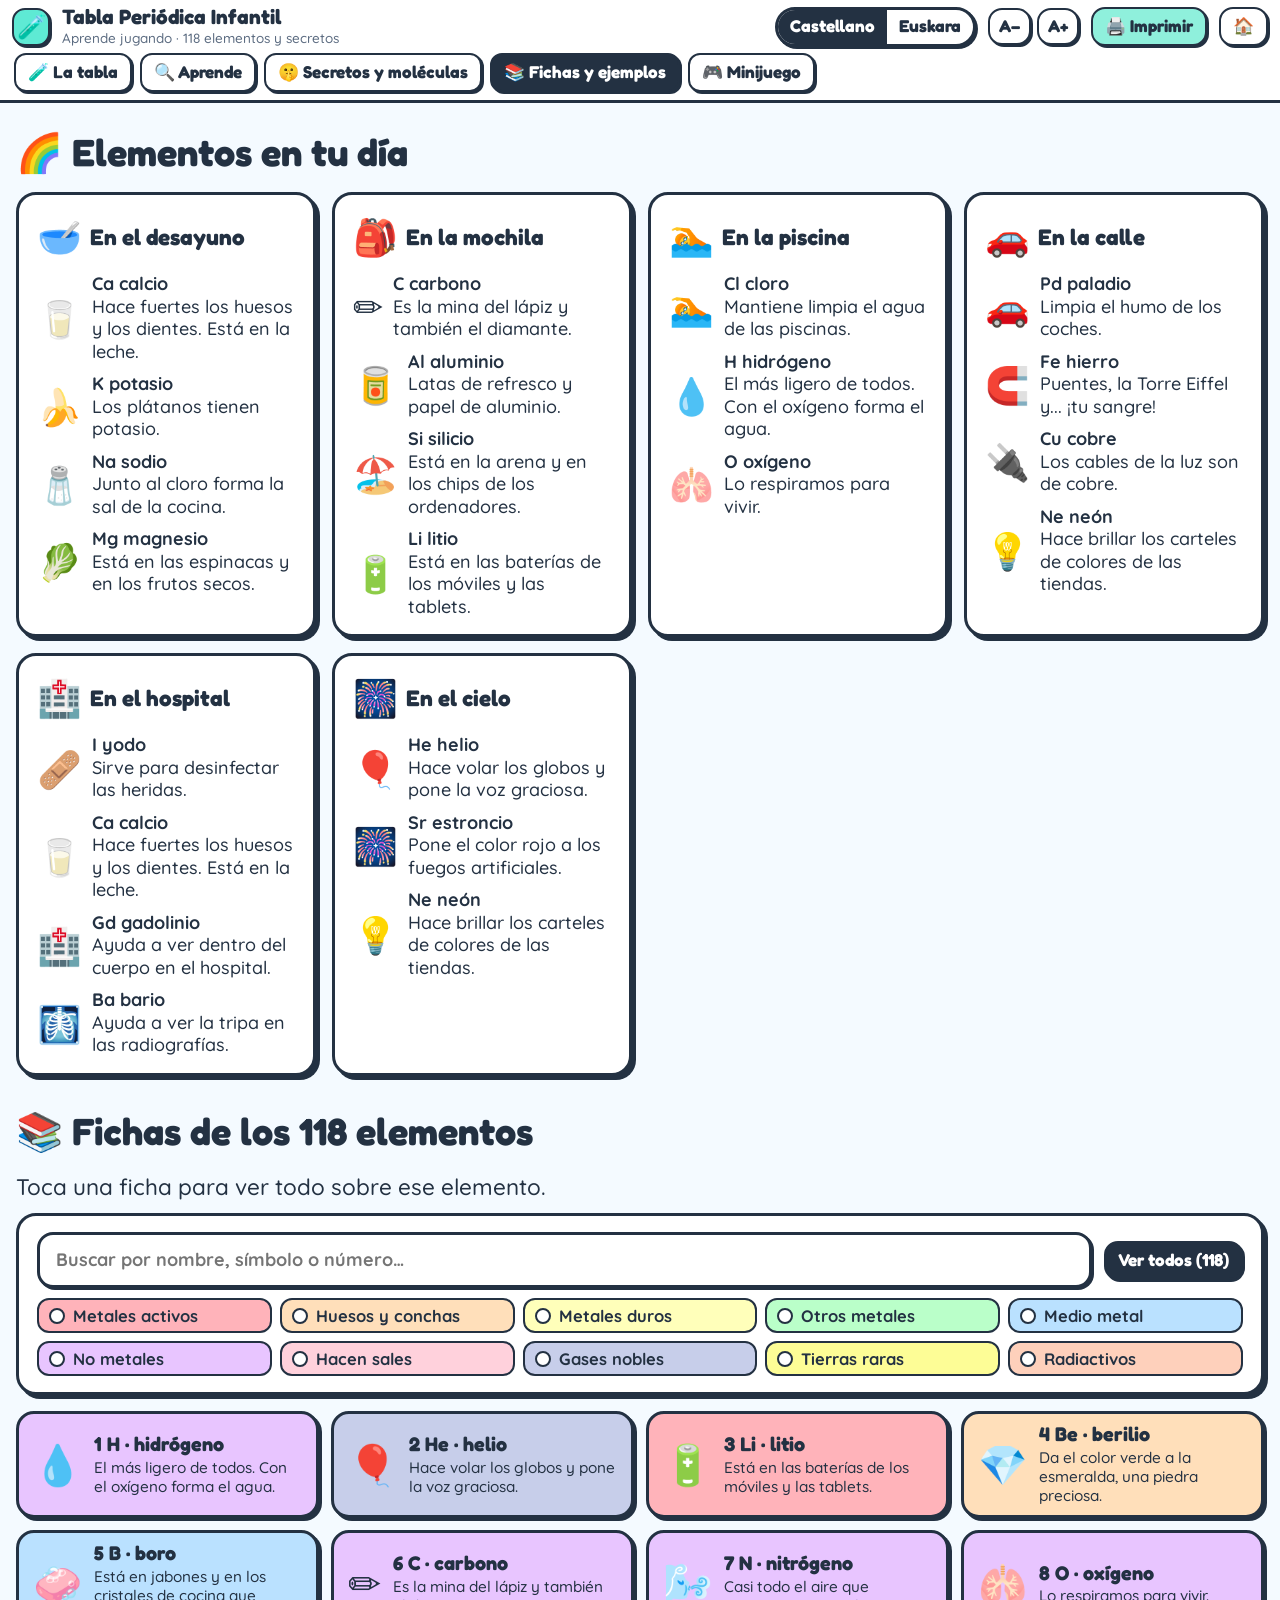
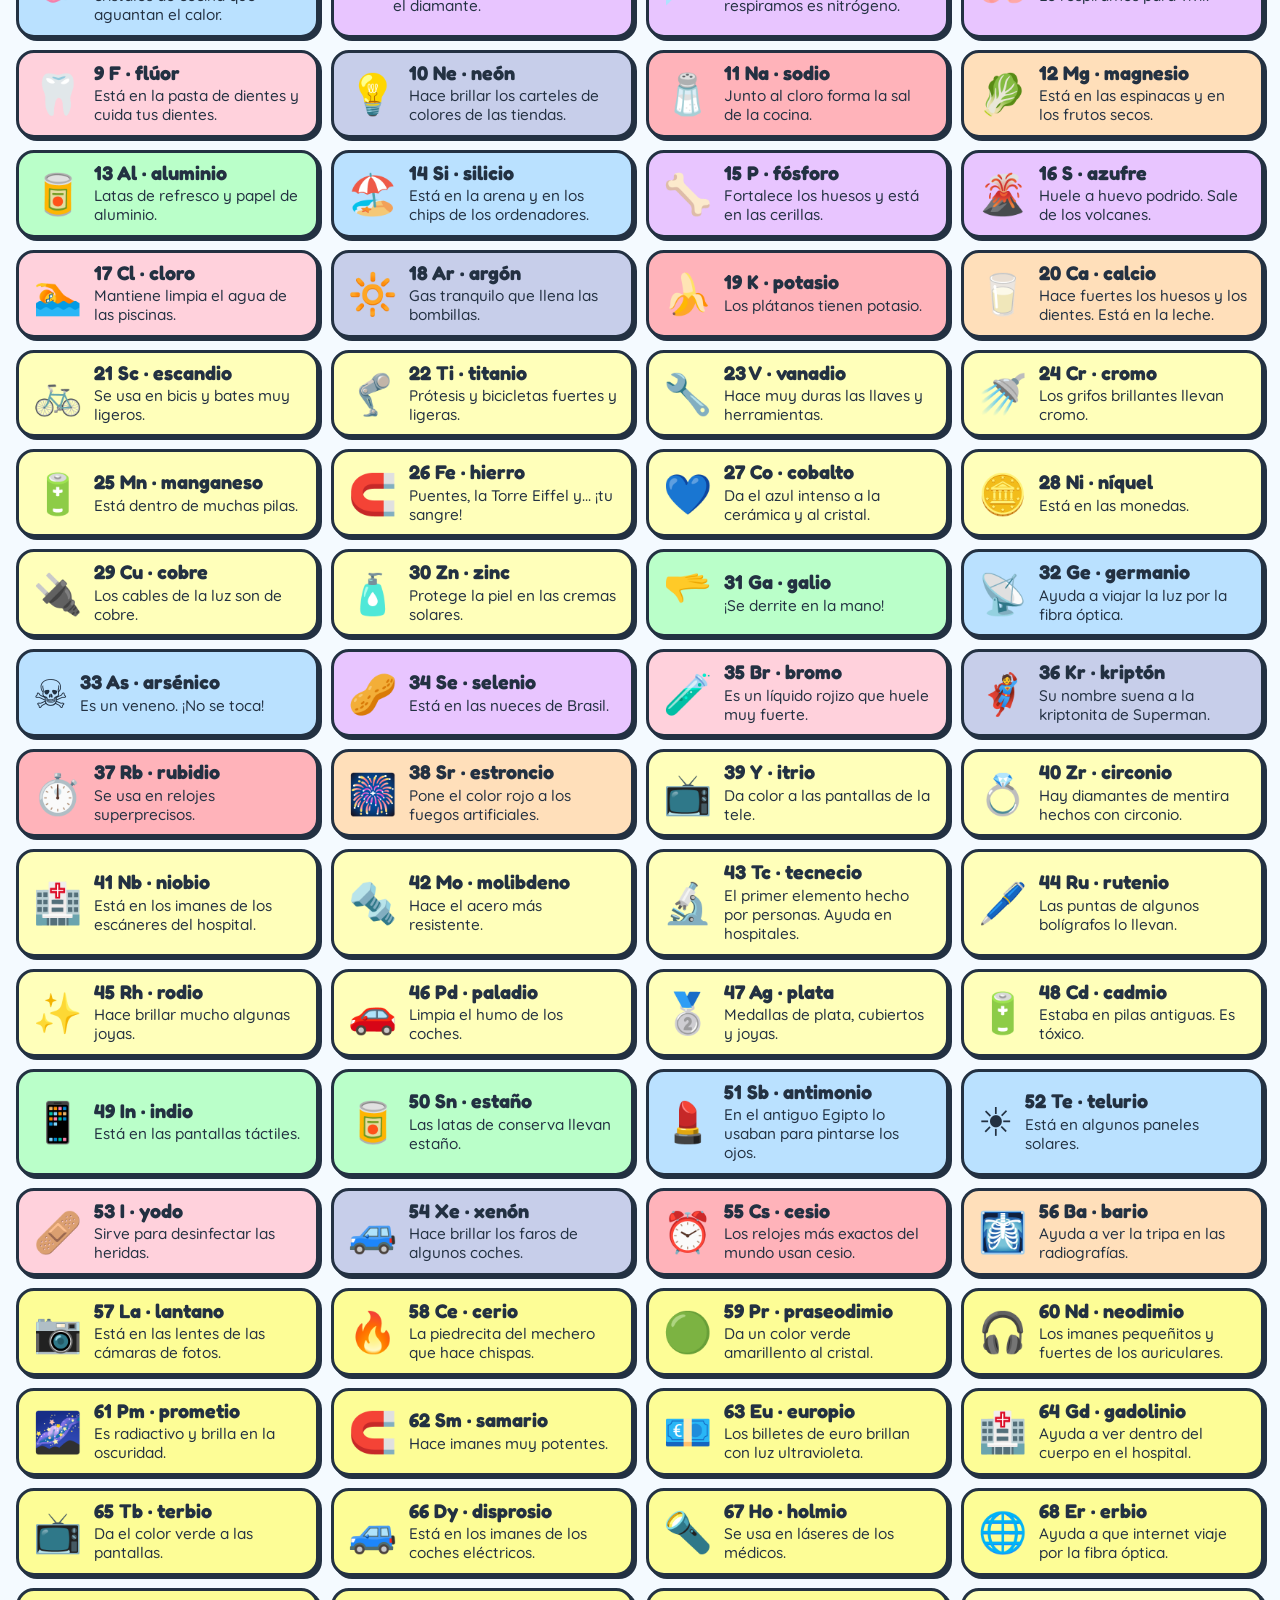
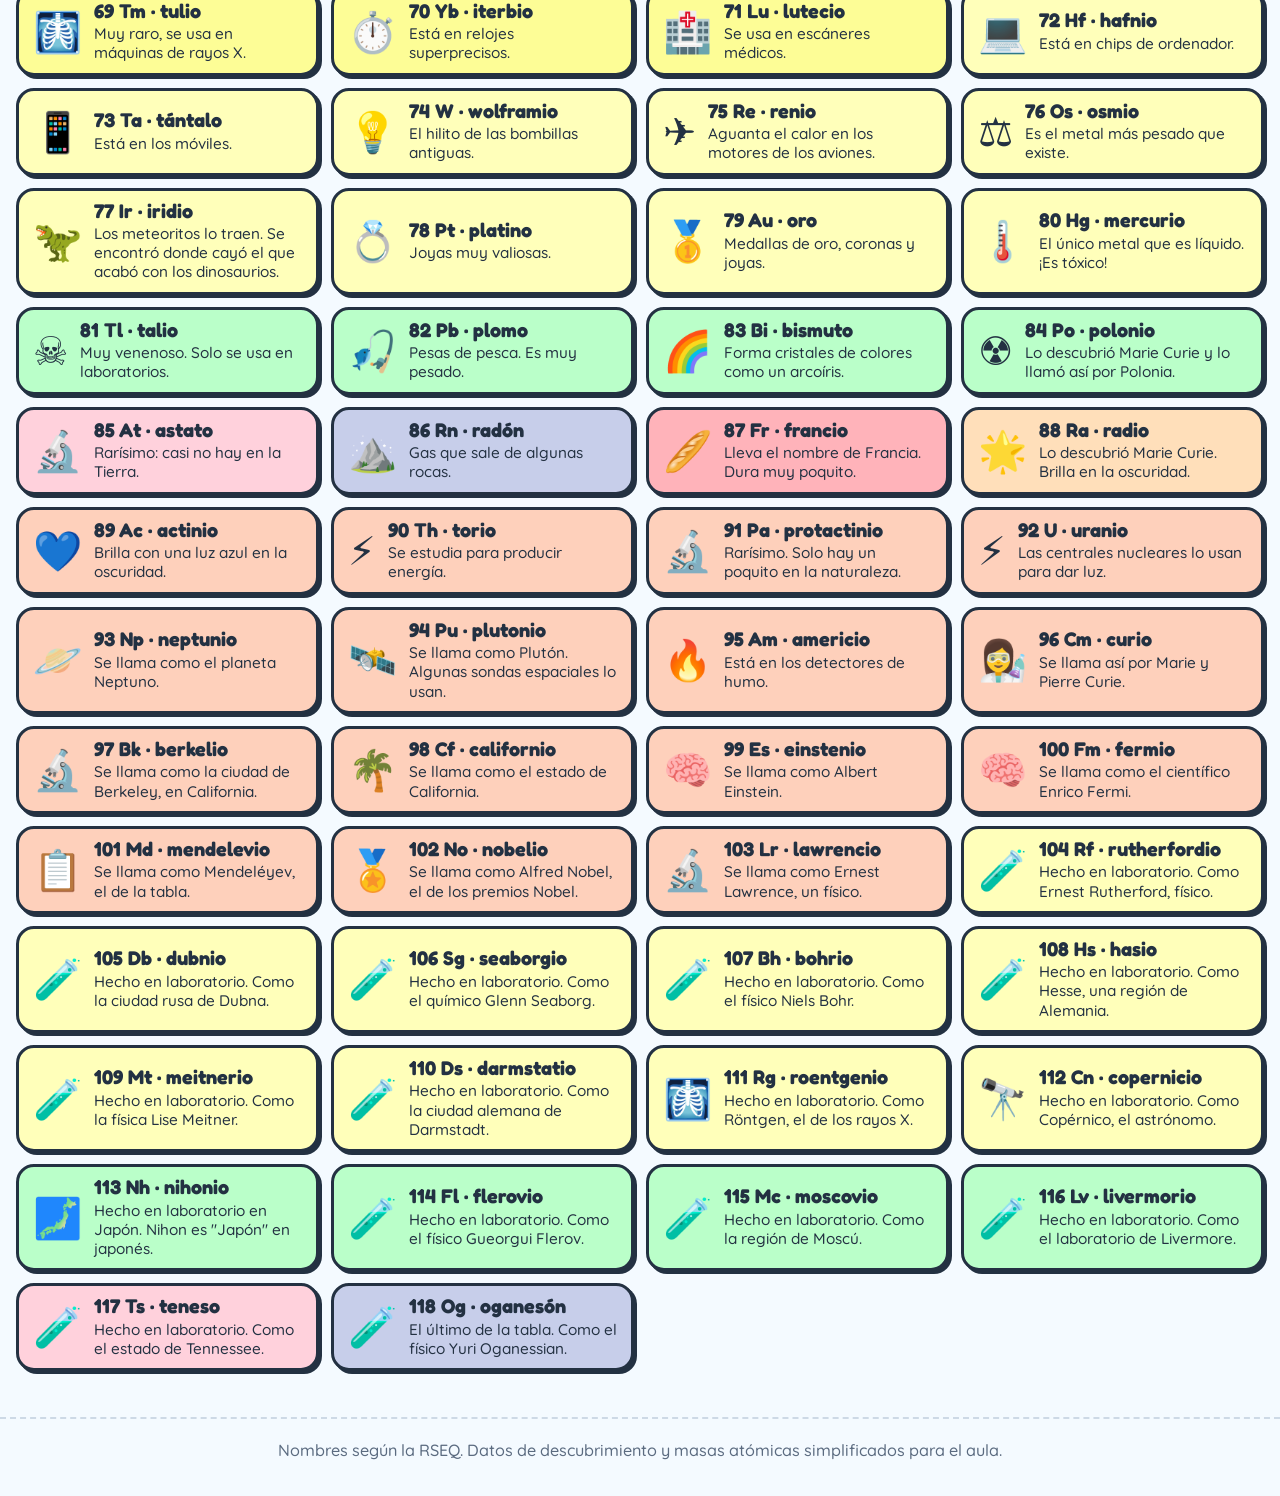
<file: es/fichas.html>
<!doctype html>
<html lang="es">
<head>
<meta charset="utf-8">
<meta name="viewport" content="width=device-width, initial-scale=1, viewport-fit=cover">
<meta name="theme-color" content="#f4faff">
<!-- meta:start -->
<title>Fichas y ejemplos · Tabla Periódica Infantil</title>
<meta name="description" content="Fichas con dibujos de los 118 elementos de la tabla periódica y ejemplos de la vida diaria.">
<link rel="canonical" href="https://endikafac.github.io/tabla-periodica/es/fichas.html">
<link rel="alternate" hreflang="es" href="https://endikafac.github.io/tabla-periodica/es/fichas.html">
<link rel="alternate" hreflang="eu" href="https://endikafac.github.io/tabla-periodica/eu/fichas.html">
<link rel="alternate" hreflang="x-default" href="https://endikafac.github.io/tabla-periodica/">
<meta property="og:type" content="website">
<meta property="og:site_name" content="Tabla Periódica Infantil">
<meta property="og:title" content="Fichas y ejemplos · Tabla Periódica Infantil">
<meta property="og:description" content="Fichas con dibujos de los 118 elementos de la tabla periódica y ejemplos de la vida diaria.">
<meta property="og:url" content="https://endikafac.github.io/tabla-periodica/es/fichas.html">
<meta property="og:locale" content="es_ES">
<meta property="og:image" content="https://endikafac.github.io/tabla-periodica/descargas/tabla-periodica-infantil-es.png">
<meta property="og:image:width" content="3000"><meta property="og:image:height" content="2000">
<meta name="twitter:card" content="summary_large_image">
<link rel="apple-touch-icon" href="../assets/icon-180.png">
<!-- meta:end -->
<link rel="icon" href="../assets/icon.svg" type="image/svg+xml">
<link rel="manifest" href="../manifest.webmanifest">
<link rel="stylesheet" href="../assets/css/site.css">
</head>
<body data-lang="es" data-page="fichas">
<noscript>Necesita JavaScript / JavaScript behar du.</noscript>
<script src="../assets/js/data.js"></script>
<script src="../assets/js/content.js"></script>
<script src="../assets/js/ui.js"></script>
<script src="../assets/js/facts.js"></script>
<script src="../assets/js/rich.js"></script>
<script src="../assets/js/molecules.js"></script>
<script src="../assets/js/comps.js"></script>
<script src="../assets/js/quiz-more.js"></script>
<script src="../assets/js/quiz-more2.js"></script>
<script src="../assets/js/quiz.js"></script>
<script src="../assets/js/learn.js"></script>
<script src="../assets/js/site.js"></script>
<script>if("serviceWorker" in navigator&&(location.protocol==="https:"||location.hostname==="localhost"))addEventListener("load",()=>navigator.serviceWorker.register("../sw.js").catch(()=>{}));</script>
</body>
</html>
</file>
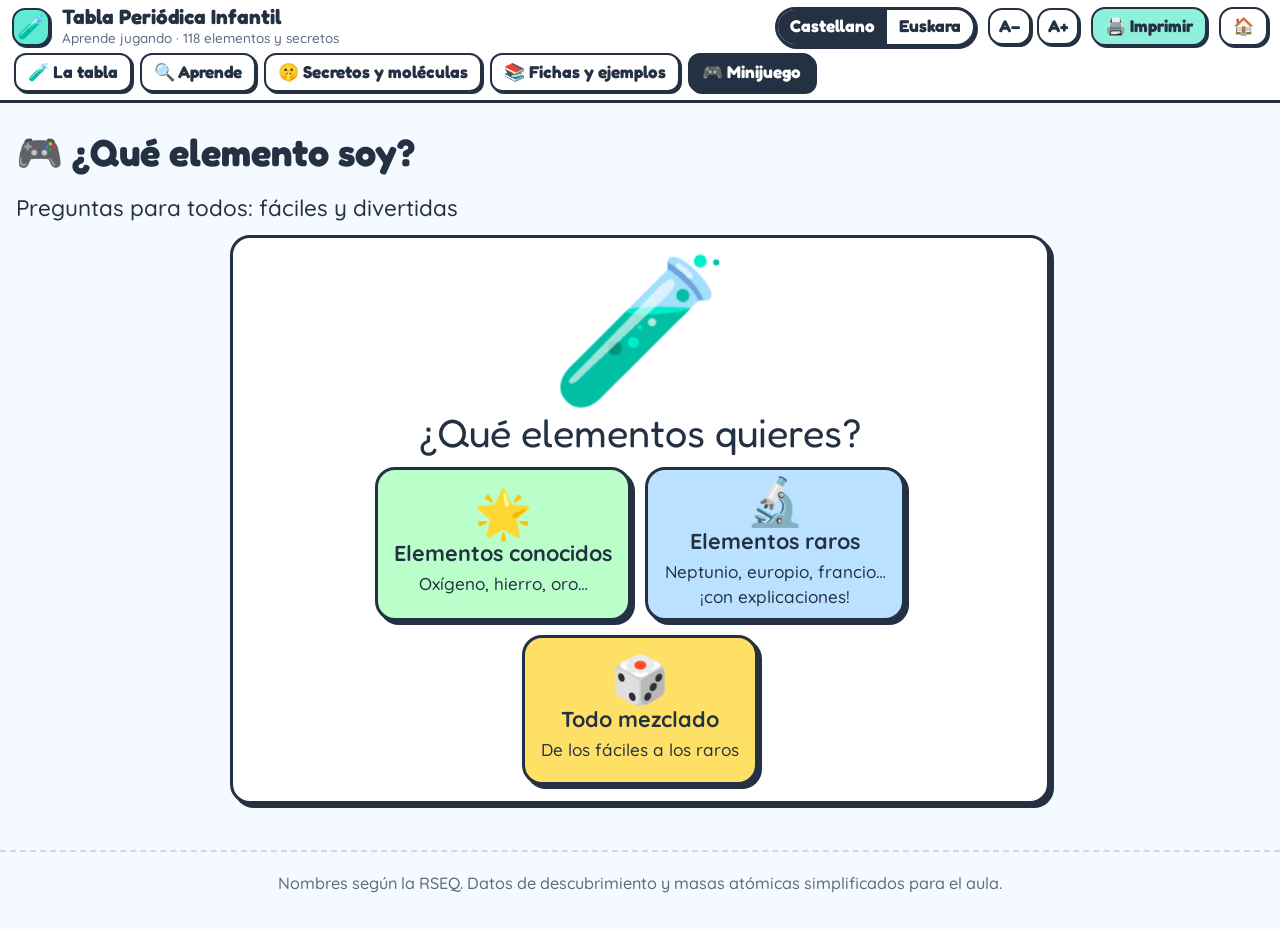
<file: es/quiz.html>
<!doctype html>
<html lang="es">
<head>
<meta charset="utf-8">
<meta name="viewport" content="width=device-width, initial-scale=1, viewport-fit=cover">
<meta name="theme-color" content="#f4faff">
<!-- meta:start -->
<title>Minijuego · Tabla Periódica Infantil</title>
<meta name="description" content="Minijuego de preguntas sobre los elementos para niños: elige 10, 25 o 50 preguntas.">
<link rel="canonical" href="https://endikafac.github.io/tabla-periodica/es/quiz.html">
<link rel="alternate" hreflang="es" href="https://endikafac.github.io/tabla-periodica/es/quiz.html">
<link rel="alternate" hreflang="eu" href="https://endikafac.github.io/tabla-periodica/eu/quiz.html">
<link rel="alternate" hreflang="x-default" href="https://endikafac.github.io/tabla-periodica/">
<meta property="og:type" content="website">
<meta property="og:site_name" content="Tabla Periódica Infantil">
<meta property="og:title" content="Minijuego · Tabla Periódica Infantil">
<meta property="og:description" content="Minijuego de preguntas sobre los elementos para niños: elige 10, 25 o 50 preguntas.">
<meta property="og:url" content="https://endikafac.github.io/tabla-periodica/es/quiz.html">
<meta property="og:locale" content="es_ES">
<meta property="og:image" content="https://endikafac.github.io/tabla-periodica/descargas/tabla-periodica-infantil-es.png">
<meta property="og:image:width" content="3000"><meta property="og:image:height" content="2000">
<meta name="twitter:card" content="summary_large_image">
<link rel="apple-touch-icon" href="../assets/icon-180.png">
<!-- meta:end -->
<link rel="icon" href="../assets/icon.svg" type="image/svg+xml">
<link rel="manifest" href="../manifest.webmanifest">
<link rel="stylesheet" href="../assets/css/site.css">
</head>
<body data-lang="es" data-page="quiz">
<noscript>Necesita JavaScript / JavaScript behar du.</noscript>
<script src="../assets/js/data.js"></script>
<script src="../assets/js/content.js"></script>
<script src="../assets/js/ui.js"></script>
<script src="../assets/js/facts.js"></script>
<script src="../assets/js/rich.js"></script>
<script src="../assets/js/molecules.js"></script>
<script src="../assets/js/comps.js"></script>
<script src="../assets/js/quiz-more.js"></script>
<script src="../assets/js/quiz-more2.js"></script>
<script src="../assets/js/quiz.js"></script>
<script src="../assets/js/learn.js"></script>
<script src="../assets/js/site.js"></script>
<script>if("serviceWorker" in navigator&&(location.protocol==="https:"||location.hostname==="localhost"))addEventListener("load",()=>navigator.serviceWorker.register("../sw.js").catch(()=>{}));</script>
</body>
</html>
</file>
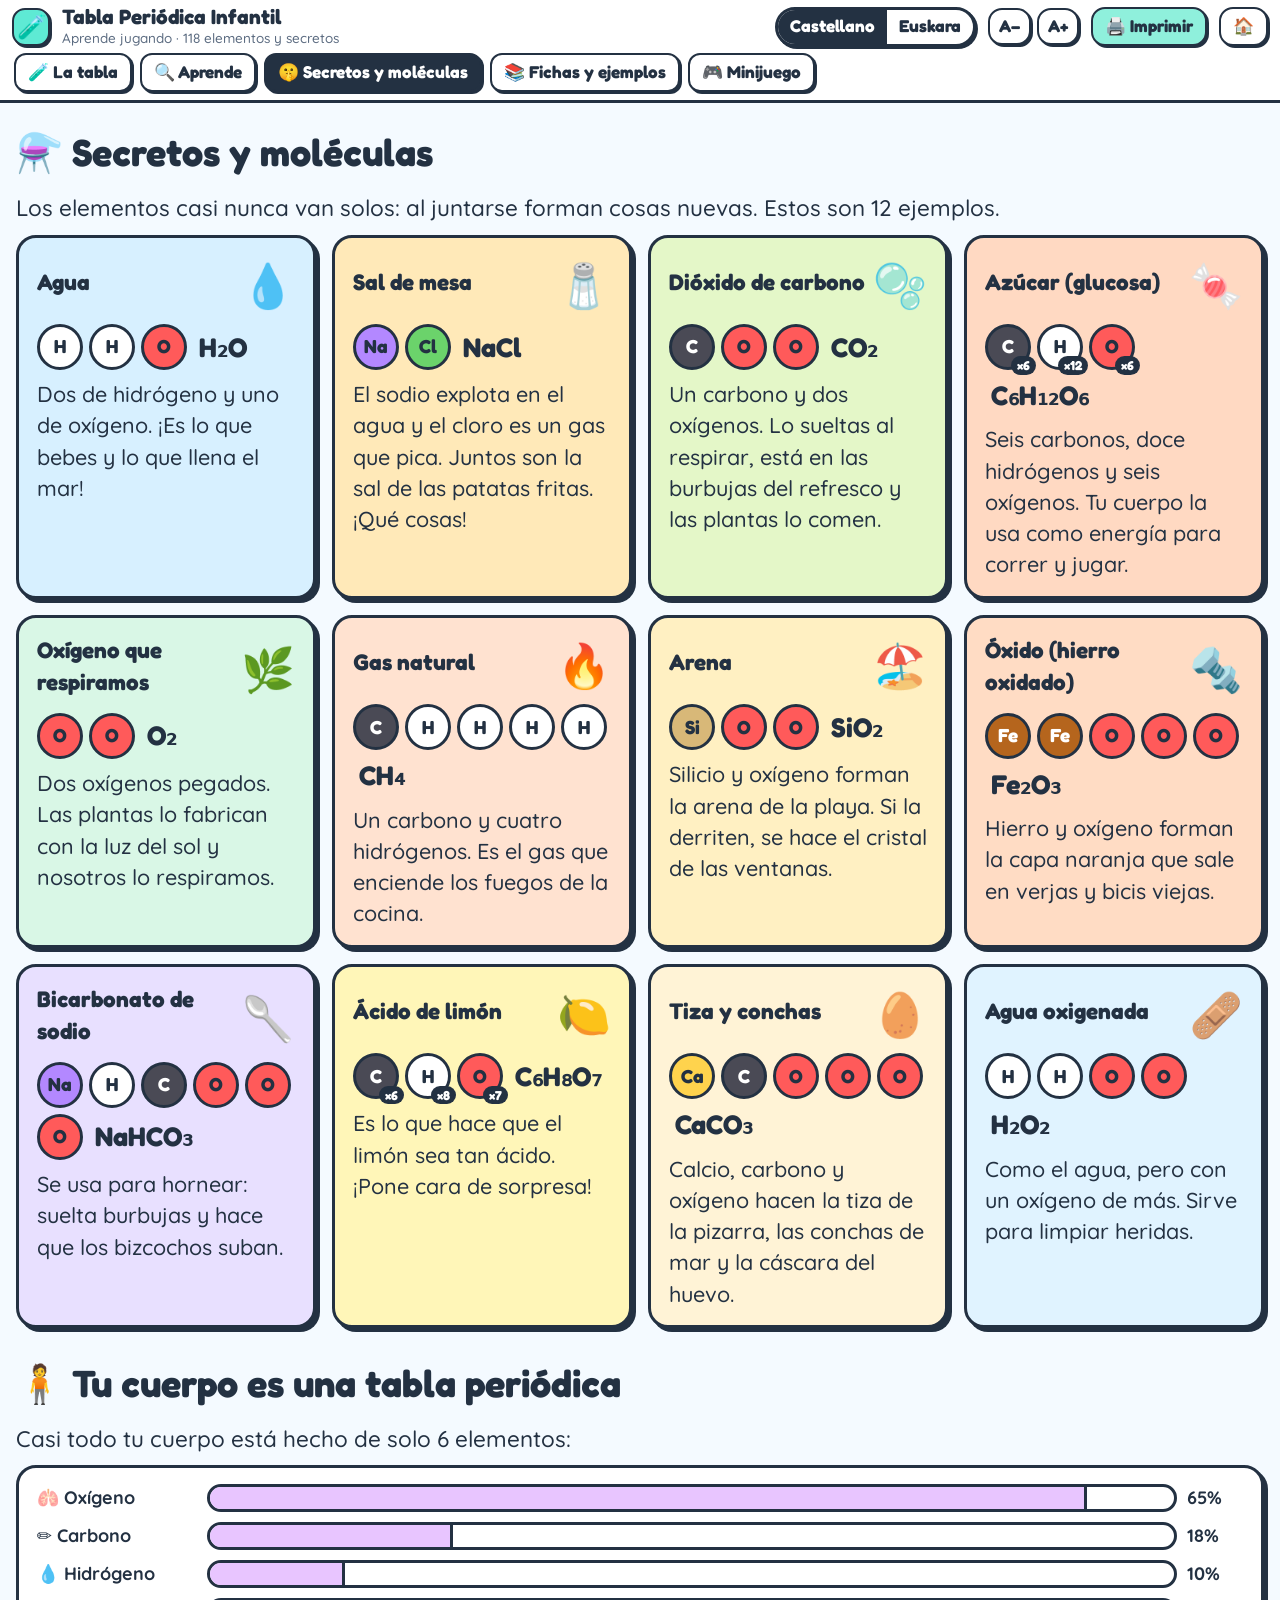
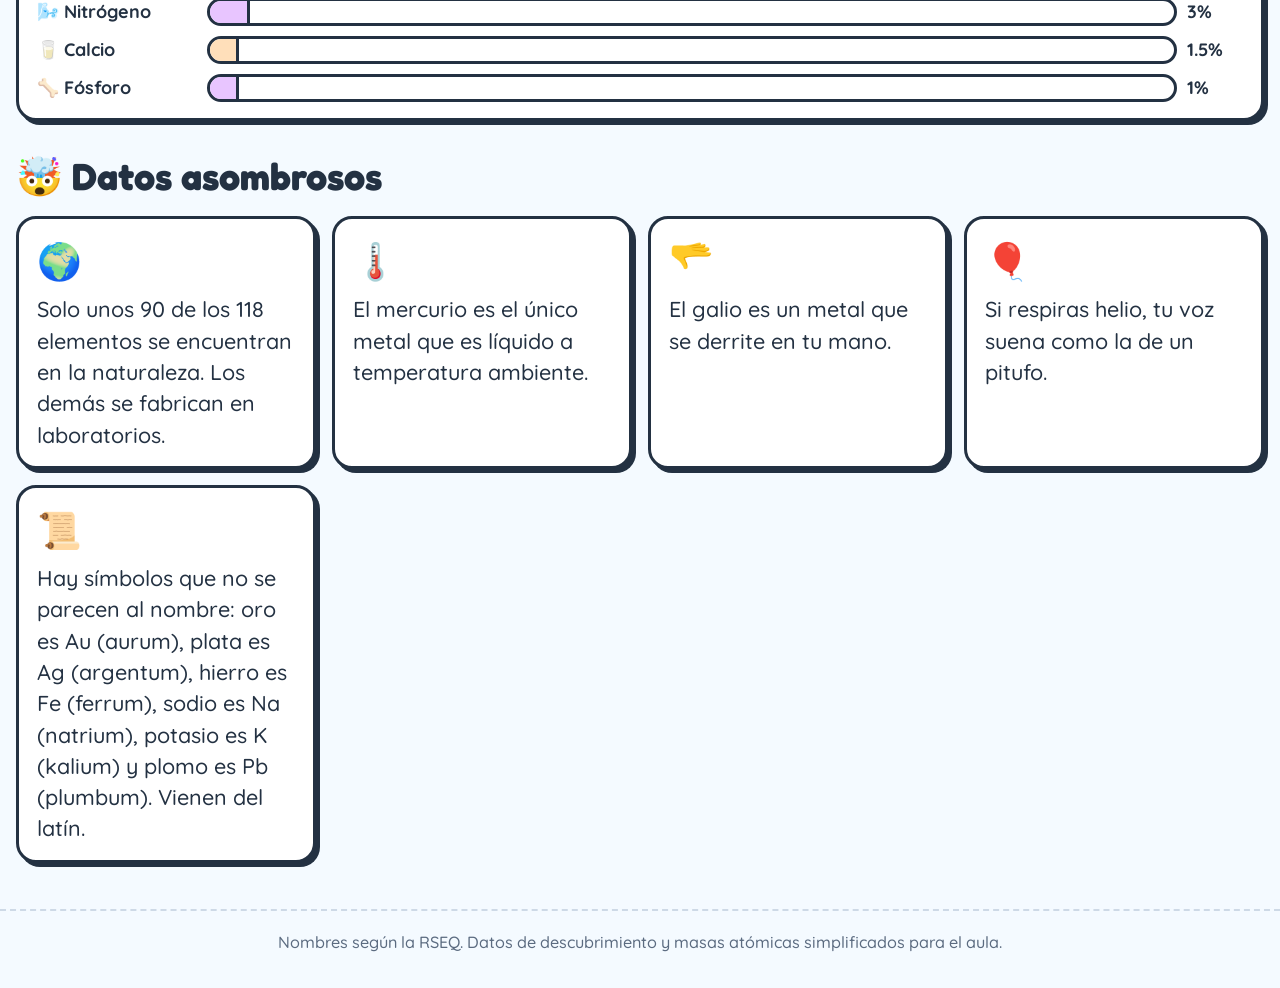
<file: es/secretos.html>
<!doctype html>
<html lang="es">
<head>
<meta charset="utf-8">
<meta name="viewport" content="width=device-width, initial-scale=1, viewport-fit=cover">
<meta name="theme-color" content="#f4faff">
<!-- meta:start -->
<title>Secretos y moléculas · Tabla Periódica Infantil</title>
<meta name="description" content="Cómo se combinan los elementos: agua, sal, azúcar y mucho más, con dibujos.">
<link rel="canonical" href="https://endikafac.github.io/tabla-periodica/es/secretos.html">
<link rel="alternate" hreflang="es" href="https://endikafac.github.io/tabla-periodica/es/secretos.html">
<link rel="alternate" hreflang="eu" href="https://endikafac.github.io/tabla-periodica/eu/secretos.html">
<link rel="alternate" hreflang="x-default" href="https://endikafac.github.io/tabla-periodica/">
<meta property="og:type" content="website">
<meta property="og:site_name" content="Tabla Periódica Infantil">
<meta property="og:title" content="Secretos y moléculas · Tabla Periódica Infantil">
<meta property="og:description" content="Cómo se combinan los elementos: agua, sal, azúcar y mucho más, con dibujos.">
<meta property="og:url" content="https://endikafac.github.io/tabla-periodica/es/secretos.html">
<meta property="og:locale" content="es_ES">
<meta property="og:image" content="https://endikafac.github.io/tabla-periodica/descargas/tabla-periodica-infantil-es.png">
<meta property="og:image:width" content="3000"><meta property="og:image:height" content="2000">
<meta name="twitter:card" content="summary_large_image">
<link rel="apple-touch-icon" href="../assets/icon-180.png">
<!-- meta:end -->
<link rel="icon" href="../assets/icon.svg" type="image/svg+xml">
<link rel="manifest" href="../manifest.webmanifest">
<link rel="stylesheet" href="../assets/css/site.css">
</head>
<body data-lang="es" data-page="secretos">
<noscript>Necesita JavaScript / JavaScript behar du.</noscript>
<script src="../assets/js/data.js"></script>
<script src="../assets/js/content.js"></script>
<script src="../assets/js/ui.js"></script>
<script src="../assets/js/facts.js"></script>
<script src="../assets/js/rich.js"></script>
<script src="../assets/js/molecules.js"></script>
<script src="../assets/js/comps.js"></script>
<script src="../assets/js/quiz-more.js"></script>
<script src="../assets/js/quiz-more2.js"></script>
<script src="../assets/js/quiz.js"></script>
<script src="../assets/js/learn.js"></script>
<script src="../assets/js/site.js"></script>
<script>if("serviceWorker" in navigator&&(location.protocol==="https:"||location.hostname==="localhost"))addEventListener("load",()=>navigator.serviceWorker.register("../sw.js").catch(()=>{}));</script>
</body>
</html>
</file>
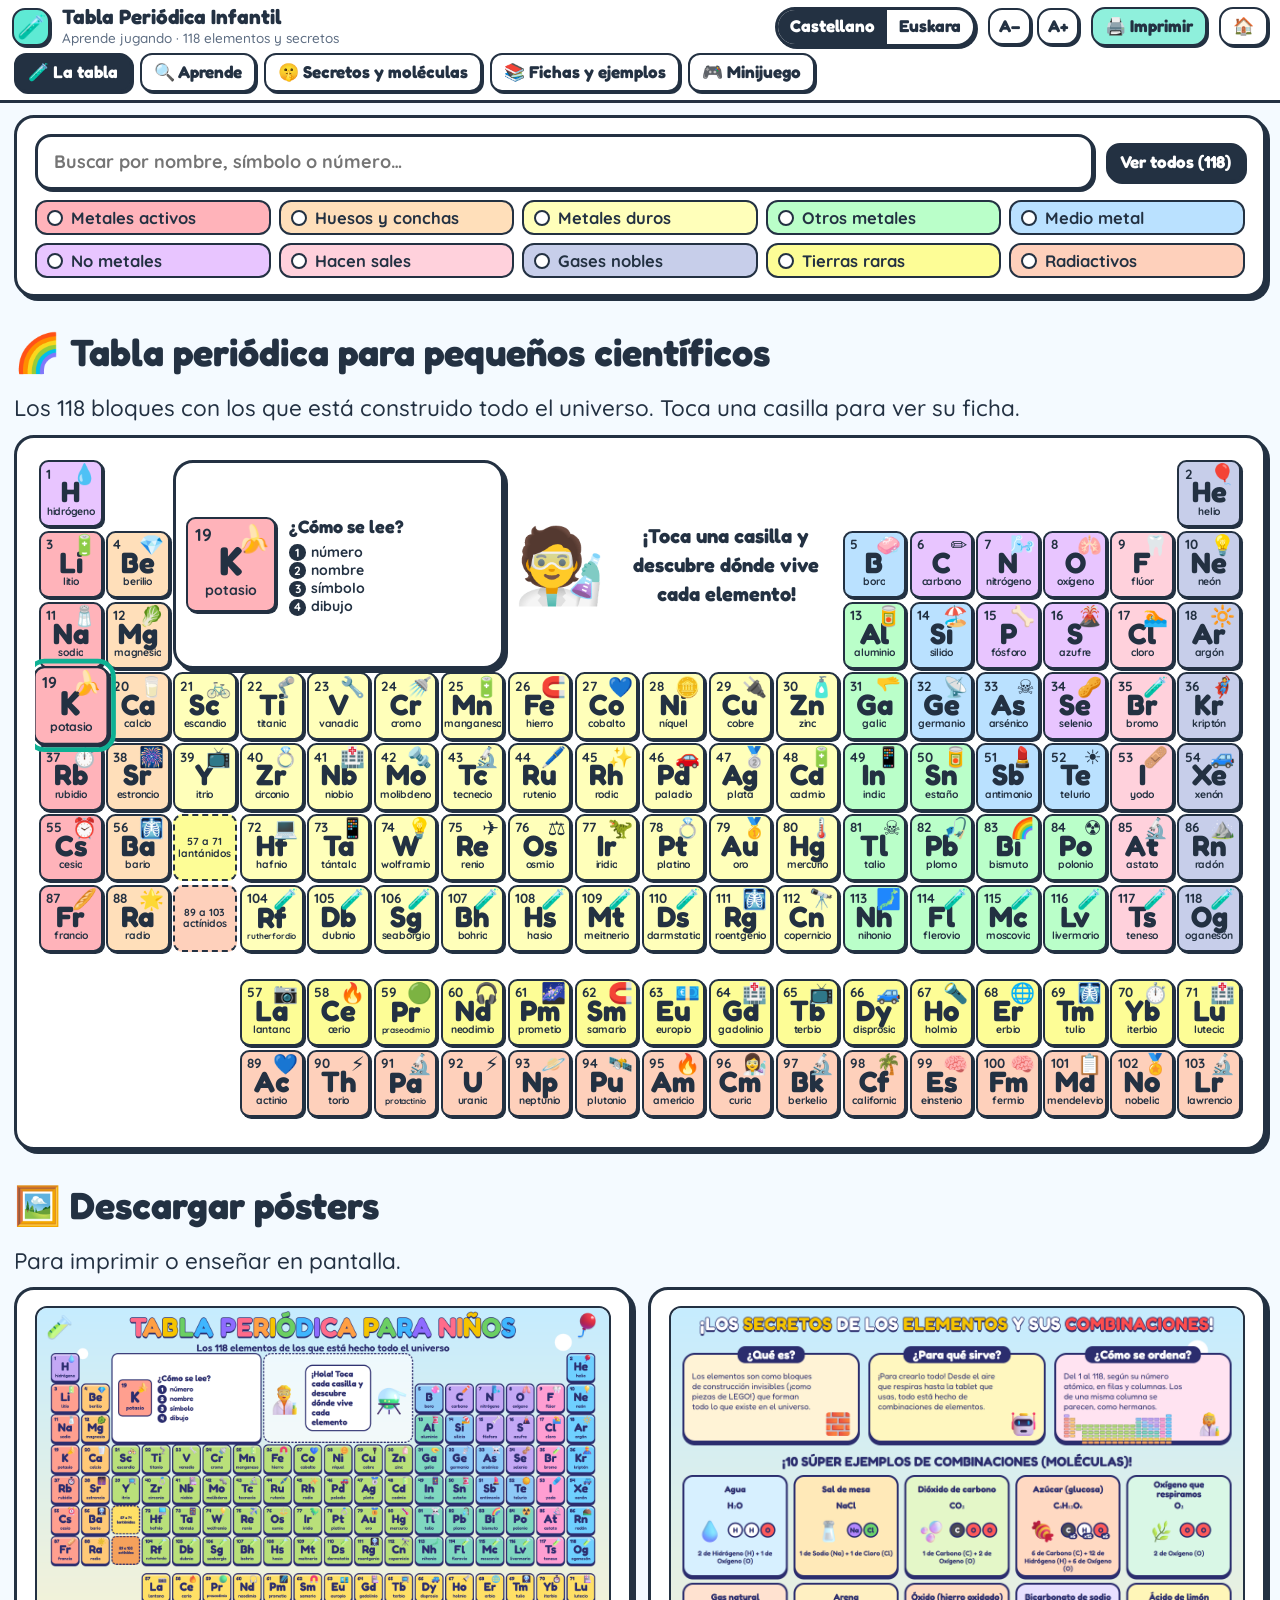
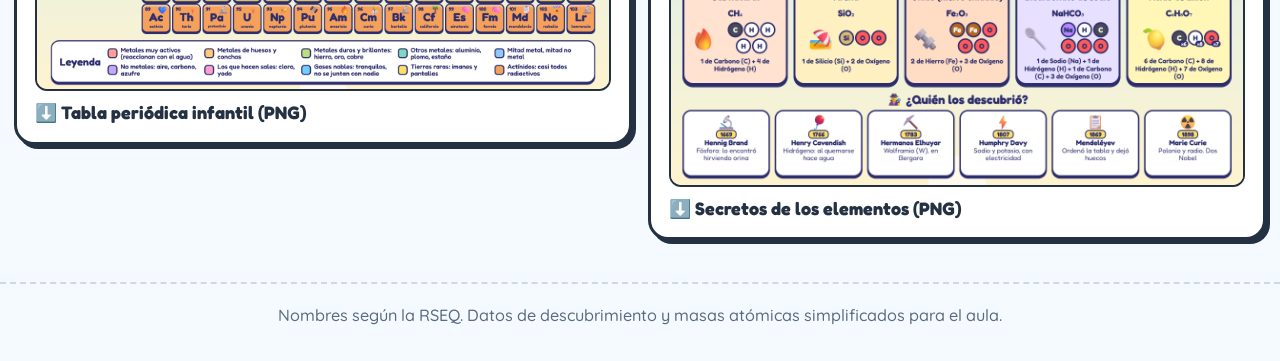
<file: es/tabla.html>
<!doctype html>
<html lang="es">
<head>
<meta charset="utf-8">
<meta name="viewport" content="width=device-width, initial-scale=1, viewport-fit=cover">
<meta name="theme-color" content="#f4faff">
<!-- meta:start -->
<title>La tabla · Tabla Periódica Infantil</title>
<meta name="description" content="Tabla periódica interactiva para niños y niñas: toca cada elemento y descubre qué es, para qué sirve y dónde se encuentra.">
<link rel="canonical" href="https://endikafac.github.io/tabla-periodica/es/tabla.html">
<link rel="alternate" hreflang="es" href="https://endikafac.github.io/tabla-periodica/es/tabla.html">
<link rel="alternate" hreflang="eu" href="https://endikafac.github.io/tabla-periodica/eu/tabla.html">
<link rel="alternate" hreflang="x-default" href="https://endikafac.github.io/tabla-periodica/">
<meta property="og:type" content="website">
<meta property="og:site_name" content="Tabla Periódica Infantil">
<meta property="og:title" content="La tabla · Tabla Periódica Infantil">
<meta property="og:description" content="Tabla periódica interactiva para niños y niñas: toca cada elemento y descubre qué es, para qué sirve y dónde se encuentra.">
<meta property="og:url" content="https://endikafac.github.io/tabla-periodica/es/tabla.html">
<meta property="og:locale" content="es_ES">
<meta property="og:image" content="https://endikafac.github.io/tabla-periodica/descargas/tabla-periodica-infantil-es.png">
<meta property="og:image:width" content="3000"><meta property="og:image:height" content="2000">
<meta name="twitter:card" content="summary_large_image">
<link rel="apple-touch-icon" href="../assets/icon-180.png">
<!-- meta:end -->
<link rel="icon" href="../assets/icon.svg" type="image/svg+xml">
<link rel="manifest" href="../manifest.webmanifest">
<link rel="stylesheet" href="../assets/css/site.css">
</head>
<body data-lang="es" data-page="tabla">
<noscript>Necesita JavaScript / JavaScript behar du.</noscript>
<script src="../assets/js/data.js"></script>
<script src="../assets/js/content.js"></script>
<script src="../assets/js/ui.js"></script>
<script src="../assets/js/facts.js"></script>
<script src="../assets/js/rich.js"></script>
<script src="../assets/js/molecules.js"></script>
<script src="../assets/js/comps.js"></script>
<script src="../assets/js/quiz-more.js"></script>
<script src="../assets/js/quiz-more2.js"></script>
<script src="../assets/js/quiz.js"></script>
<script src="../assets/js/learn.js"></script>
<script src="../assets/js/site.js"></script>
<script>if("serviceWorker" in navigator&&(location.protocol==="https:"||location.hostname==="localhost"))addEventListener("load",()=>navigator.serviceWorker.register("../sw.js").catch(()=>{}));</script>
</body>
</html>
</file>
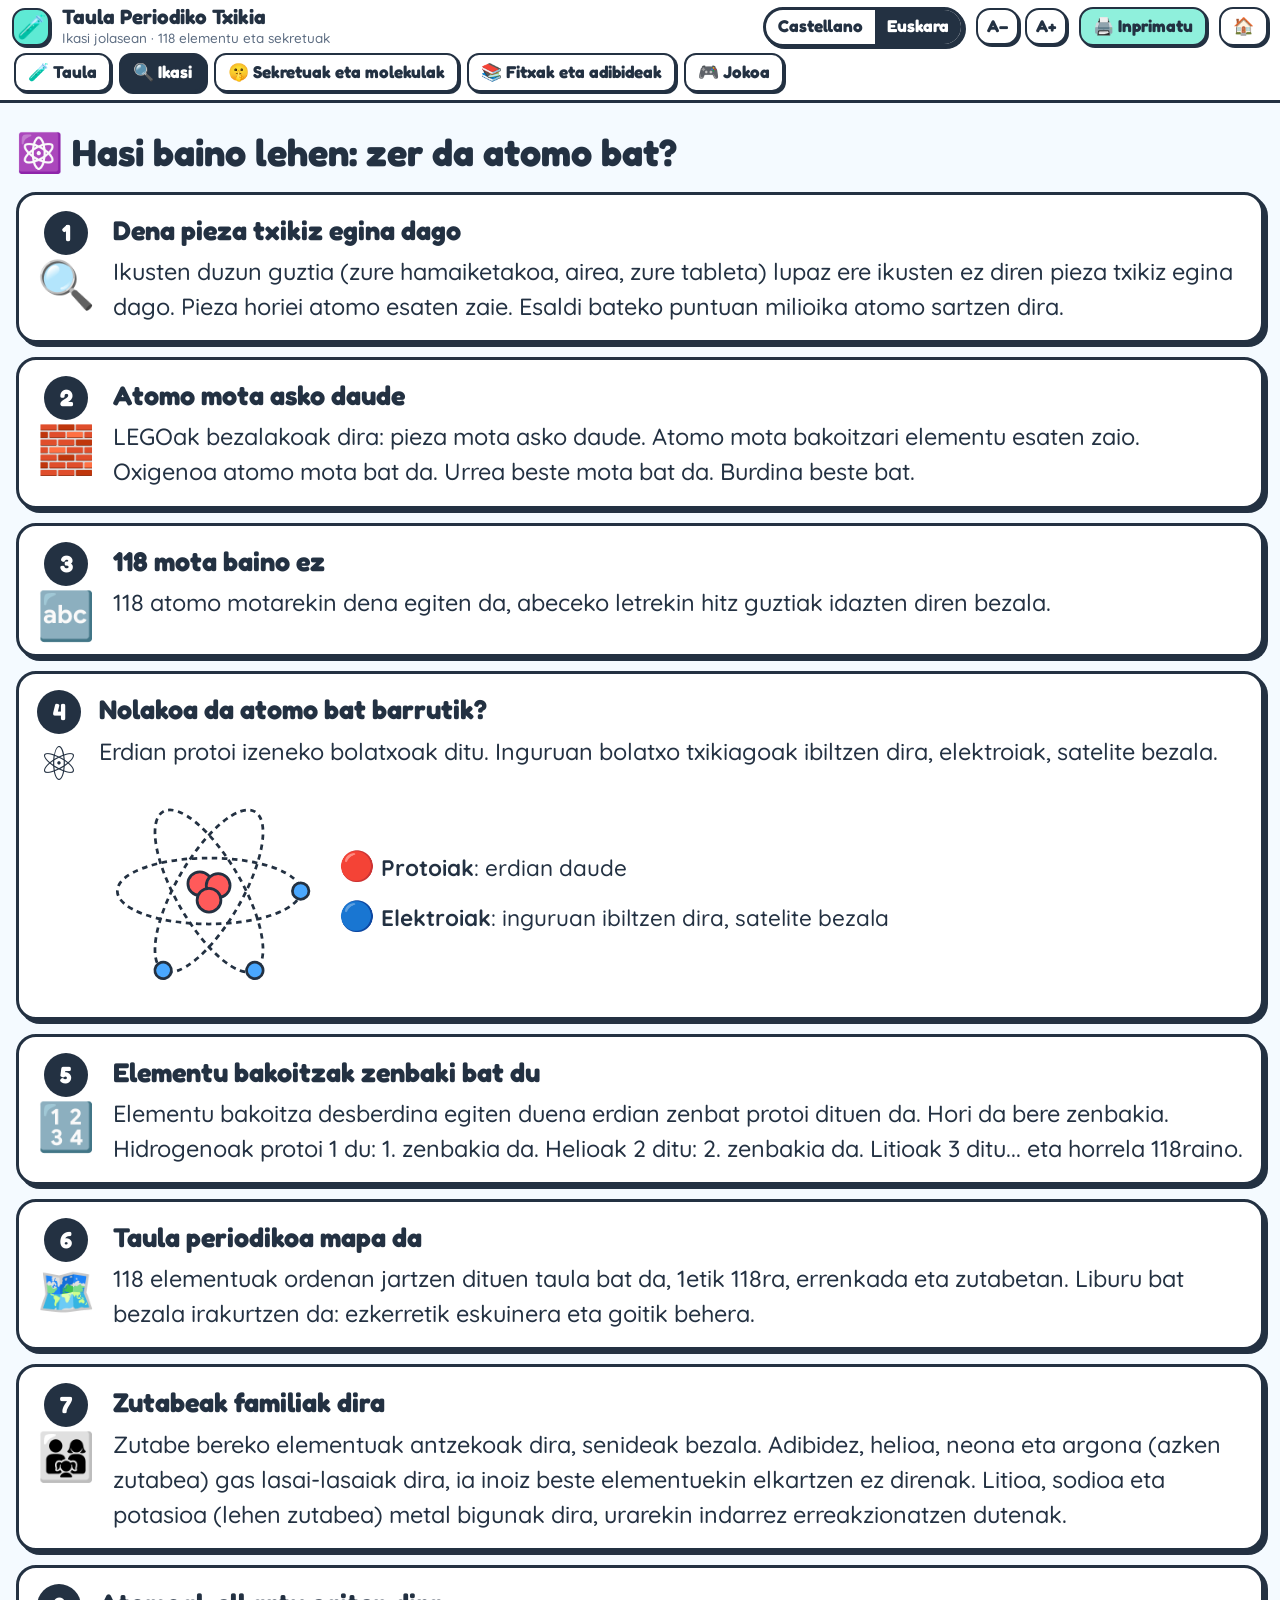
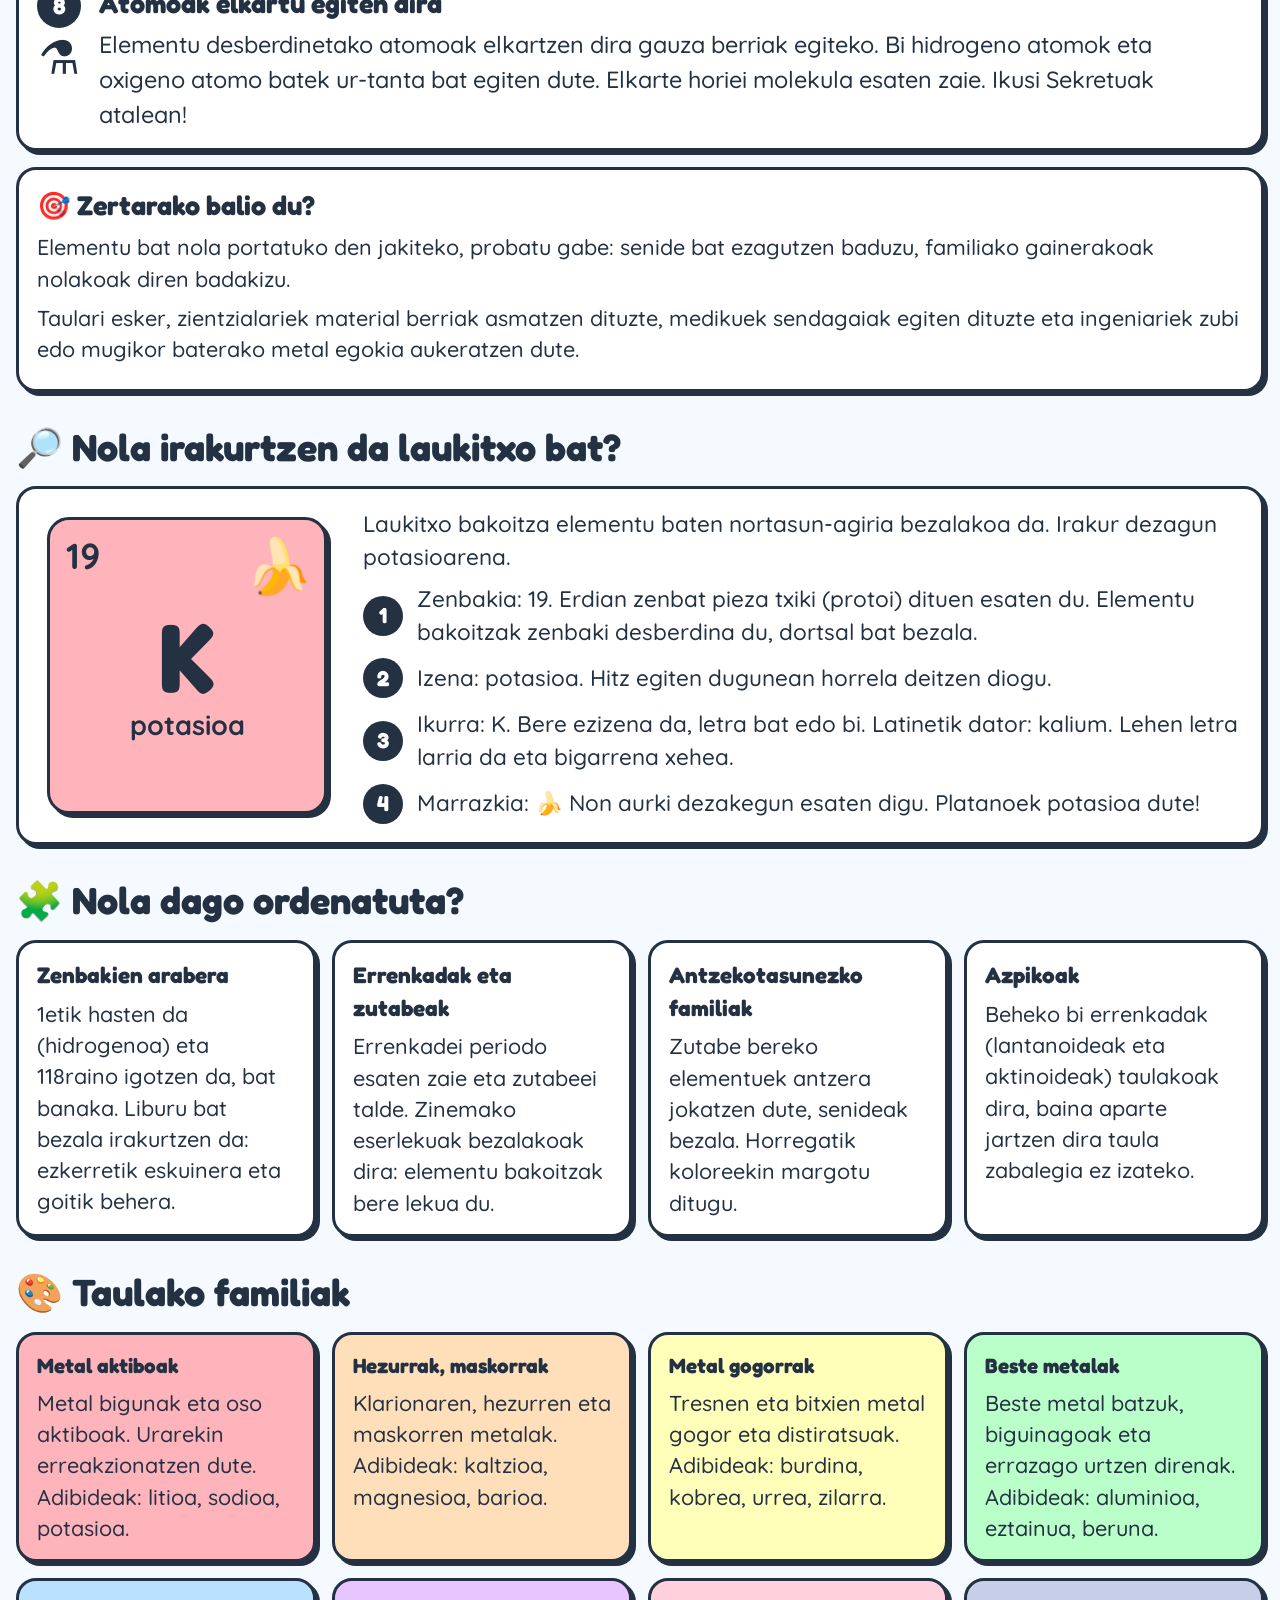
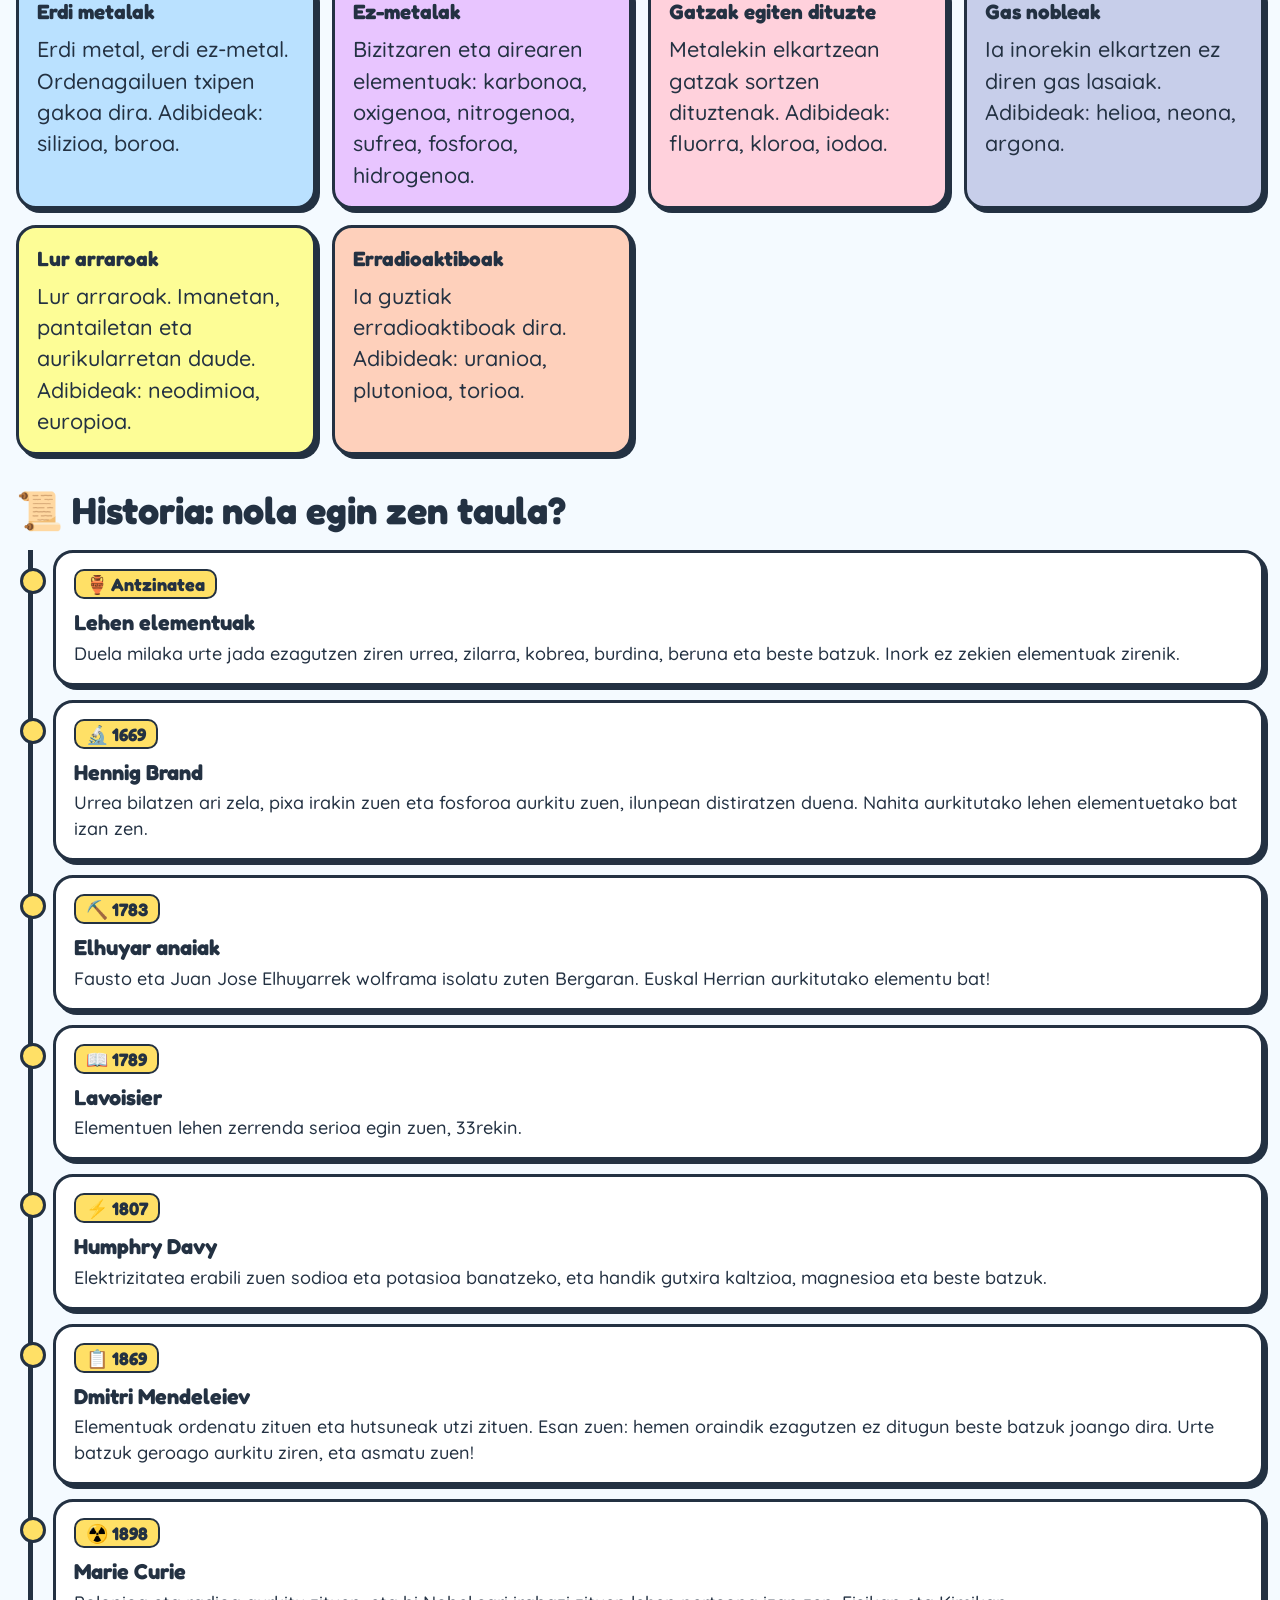
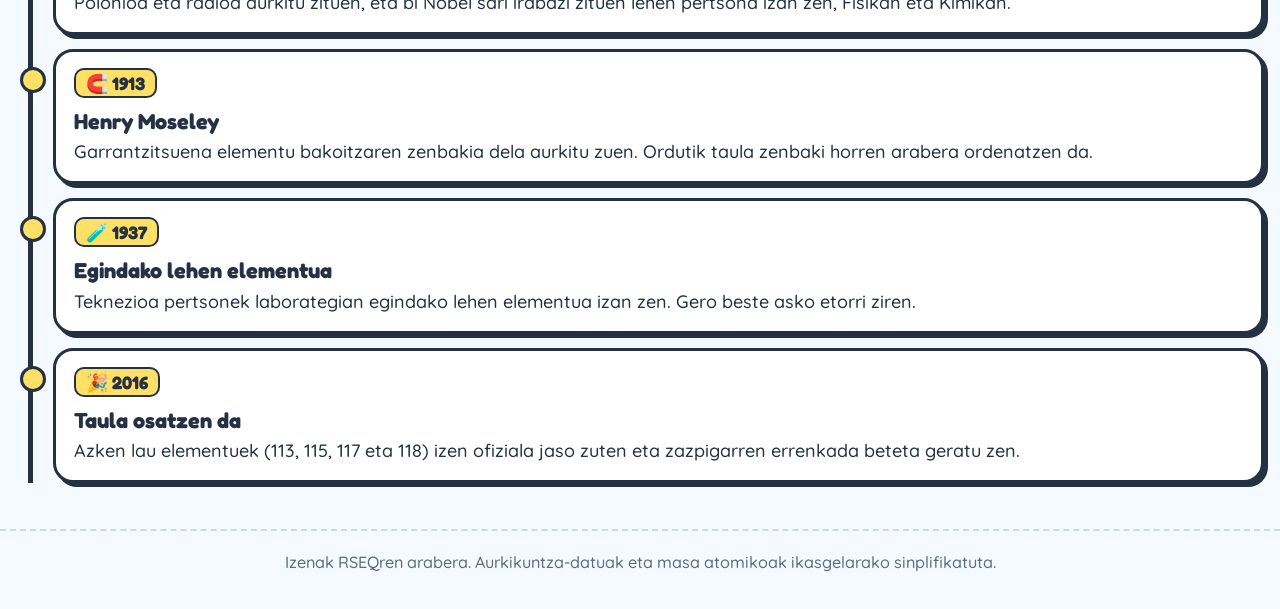
<file: eu/aprende.html>
<!doctype html>
<html lang="eu">
<head>
<meta charset="utf-8">
<meta name="viewport" content="width=device-width, initial-scale=1, viewport-fit=cover">
<meta name="theme-color" content="#f4faff">
<!-- meta:start -->
<title>Ikasi · Taula Periodiko Txikia</title>
<meta name="description" content="Zer den atomo bat, zer den elementu bat eta nola dagoen ordenatuta taula periodikoa, haurrentzat modu errazean azalduta.">
<link rel="canonical" href="https://endikafac.github.io/tabla-periodica/eu/aprende.html">
<link rel="alternate" hreflang="es" href="https://endikafac.github.io/tabla-periodica/es/aprende.html">
<link rel="alternate" hreflang="eu" href="https://endikafac.github.io/tabla-periodica/eu/aprende.html">
<link rel="alternate" hreflang="x-default" href="https://endikafac.github.io/tabla-periodica/">
<meta property="og:type" content="website">
<meta property="og:site_name" content="Taula Periodiko Txikia">
<meta property="og:title" content="Ikasi · Taula Periodiko Txikia">
<meta property="og:description" content="Zer den atomo bat, zer den elementu bat eta nola dagoen ordenatuta taula periodikoa, haurrentzat modu errazean azalduta.">
<meta property="og:url" content="https://endikafac.github.io/tabla-periodica/eu/aprende.html">
<meta property="og:locale" content="eu_ES">
<meta property="og:image" content="https://endikafac.github.io/tabla-periodica/descargas/taula-periodikoa-haurrentzat-eu.png">
<meta property="og:image:width" content="3000"><meta property="og:image:height" content="2000">
<meta name="twitter:card" content="summary_large_image">
<link rel="apple-touch-icon" href="../assets/icon-180.png">
<!-- meta:end -->
<link rel="icon" href="../assets/icon.svg" type="image/svg+xml">
<link rel="manifest" href="../manifest.webmanifest">
<link rel="stylesheet" href="../assets/css/site.css">
</head>
<body data-lang="eu" data-page="aprende">
<noscript>Necesita JavaScript / JavaScript behar du.</noscript>
<script src="../assets/js/data.js"></script>
<script src="../assets/js/content.js"></script>
<script src="../assets/js/ui.js"></script>
<script src="../assets/js/facts.js"></script>
<script src="../assets/js/rich.js"></script>
<script src="../assets/js/molecules.js"></script>
<script src="../assets/js/comps.js"></script>
<script src="../assets/js/quiz-more.js"></script>
<script src="../assets/js/quiz-more2.js"></script>
<script src="../assets/js/quiz.js"></script>
<script src="../assets/js/learn.js"></script>
<script src="../assets/js/site.js"></script>
<script>if("serviceWorker" in navigator&&(location.protocol==="https:"||location.hostname==="localhost"))addEventListener("load",()=>navigator.serviceWorker.register("../sw.js").catch(()=>{}));</script>
</body>
</html>
</file>
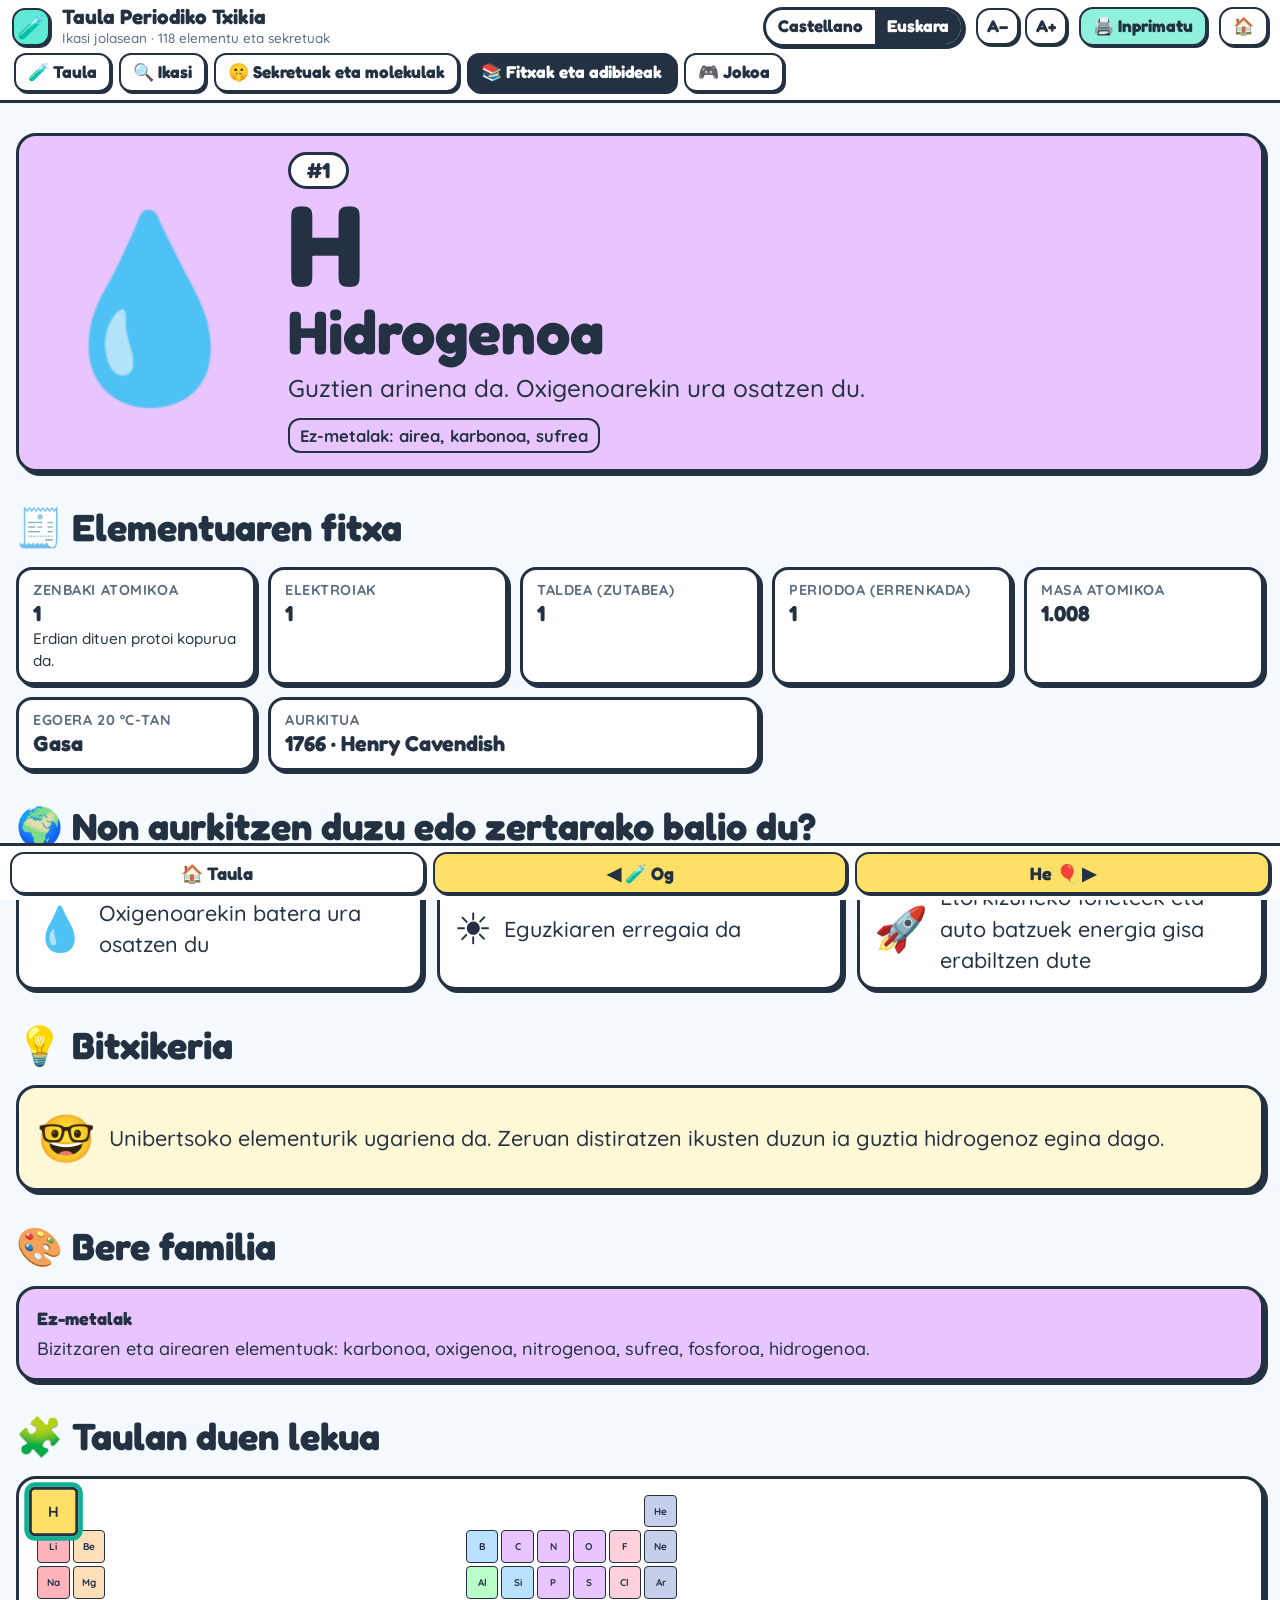
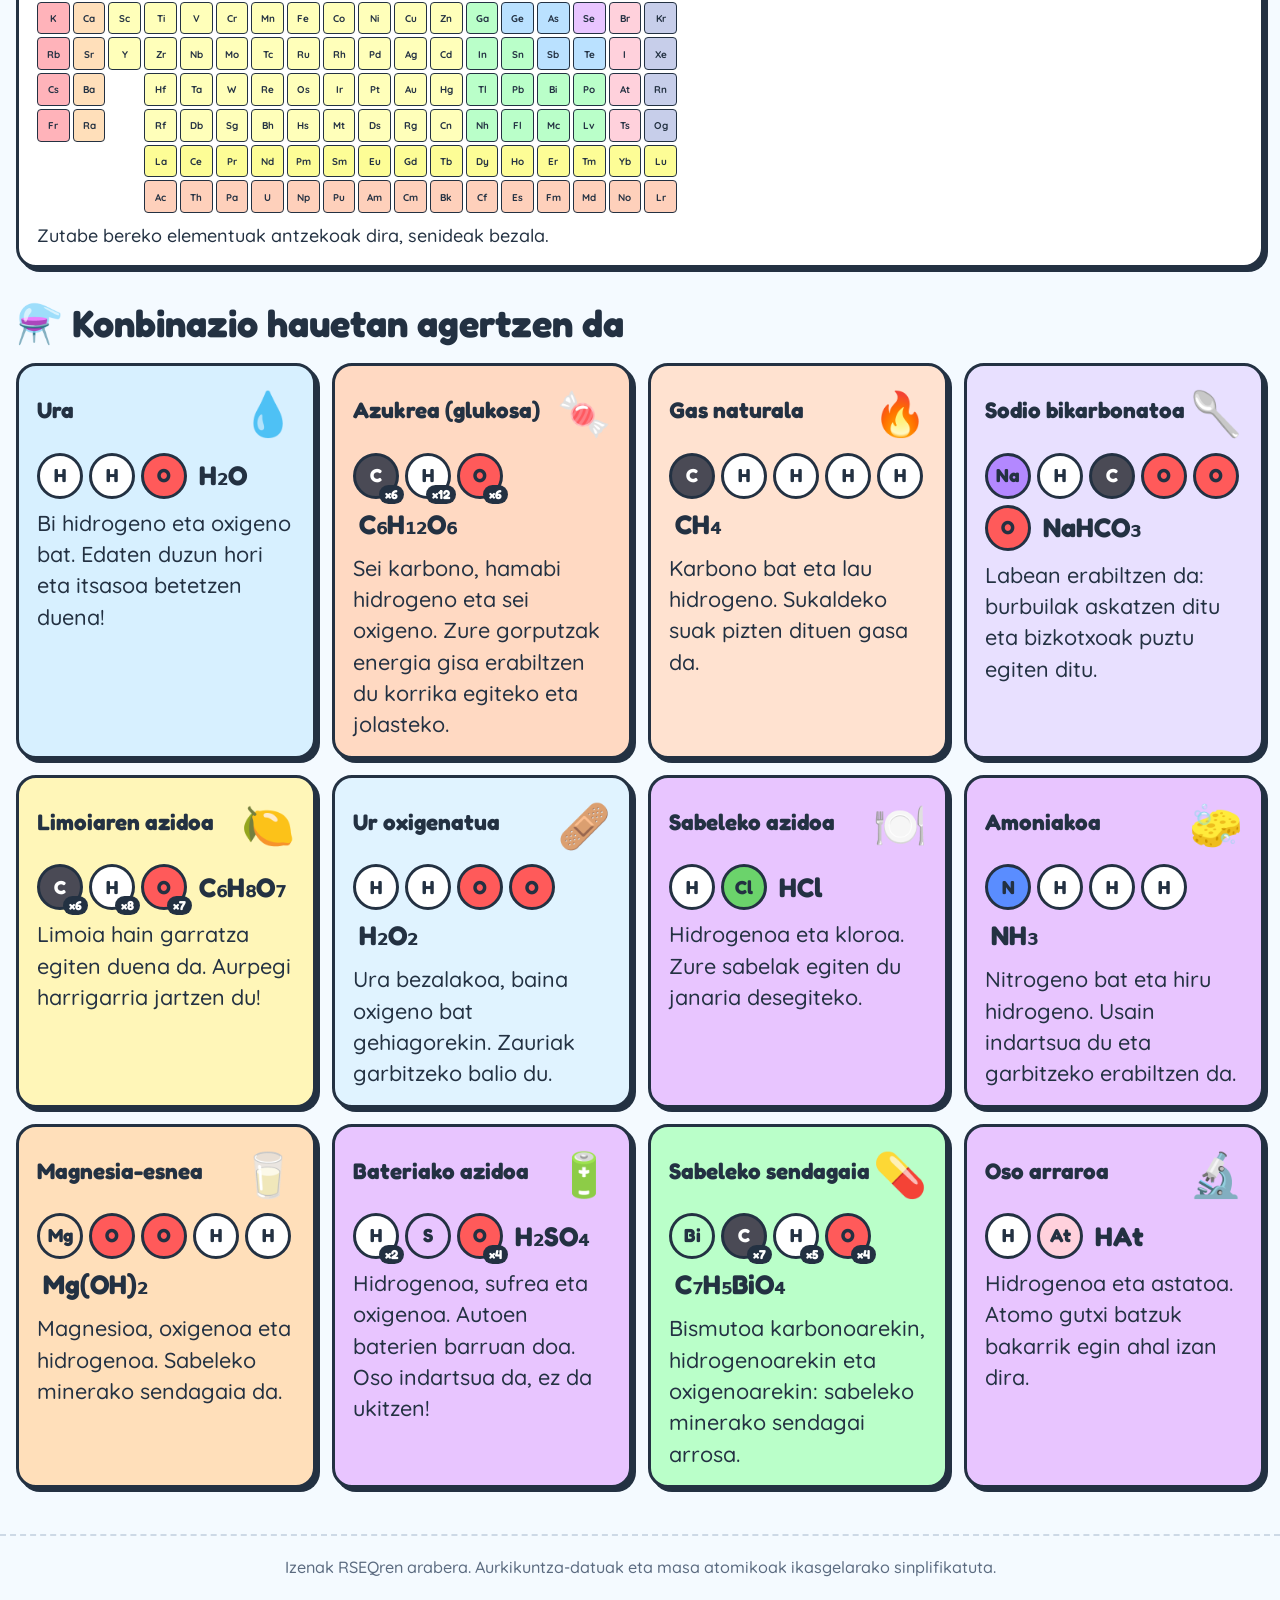
<file: eu/elemento.html>
<!doctype html>
<html lang="eu">
<head>
<meta charset="utf-8">
<meta name="viewport" content="width=device-width, initial-scale=1, viewport-fit=cover">
<meta name="theme-color" content="#f4faff">
<!-- meta:start -->
<title>Elementuaren fitxa · Taula Periodiko Txikia</title>
<meta name="description" content="Elementu baten fitxa osoa: zenbakia, erabilerak, bitxikeriak eta konbinazioak.">
<link rel="canonical" href="https://endikafac.github.io/tabla-periodica/eu/elemento.html">
<link rel="alternate" hreflang="es" href="https://endikafac.github.io/tabla-periodica/es/elemento.html">
<link rel="alternate" hreflang="eu" href="https://endikafac.github.io/tabla-periodica/eu/elemento.html">
<link rel="alternate" hreflang="x-default" href="https://endikafac.github.io/tabla-periodica/">
<meta property="og:type" content="website">
<meta property="og:site_name" content="Taula Periodiko Txikia">
<meta property="og:title" content="Elementuaren fitxa · Taula Periodiko Txikia">
<meta property="og:description" content="Elementu baten fitxa osoa: zenbakia, erabilerak, bitxikeriak eta konbinazioak.">
<meta property="og:url" content="https://endikafac.github.io/tabla-periodica/eu/elemento.html">
<meta property="og:locale" content="eu_ES">
<meta property="og:image" content="https://endikafac.github.io/tabla-periodica/descargas/taula-periodikoa-haurrentzat-eu.png">
<meta property="og:image:width" content="3000"><meta property="og:image:height" content="2000">
<meta name="twitter:card" content="summary_large_image">
<link rel="apple-touch-icon" href="../assets/icon-180.png">
<!-- meta:end -->
<link rel="icon" href="../assets/icon.svg" type="image/svg+xml">
<link rel="manifest" href="../manifest.webmanifest">
<link rel="stylesheet" href="../assets/css/site.css">
</head>
<body data-lang="eu" data-page="elemento">
<noscript>Necesita JavaScript / JavaScript behar du.</noscript>
<script src="../assets/js/data.js"></script>
<script src="../assets/js/content.js"></script>
<script src="../assets/js/ui.js"></script>
<script src="../assets/js/facts.js"></script>
<script src="../assets/js/rich.js"></script>
<script src="../assets/js/molecules.js"></script>
<script src="../assets/js/comps.js"></script>
<script src="../assets/js/quiz-more.js"></script>
<script src="../assets/js/quiz-more2.js"></script>
<script src="../assets/js/quiz.js"></script>
<script src="../assets/js/learn.js"></script>
<script src="../assets/js/site.js"></script>
<script>if("serviceWorker" in navigator&&(location.protocol==="https:"||location.hostname==="localhost"))addEventListener("load",()=>navigator.serviceWorker.register("../sw.js").catch(()=>{}));</script>
</body>
</html>
</file>
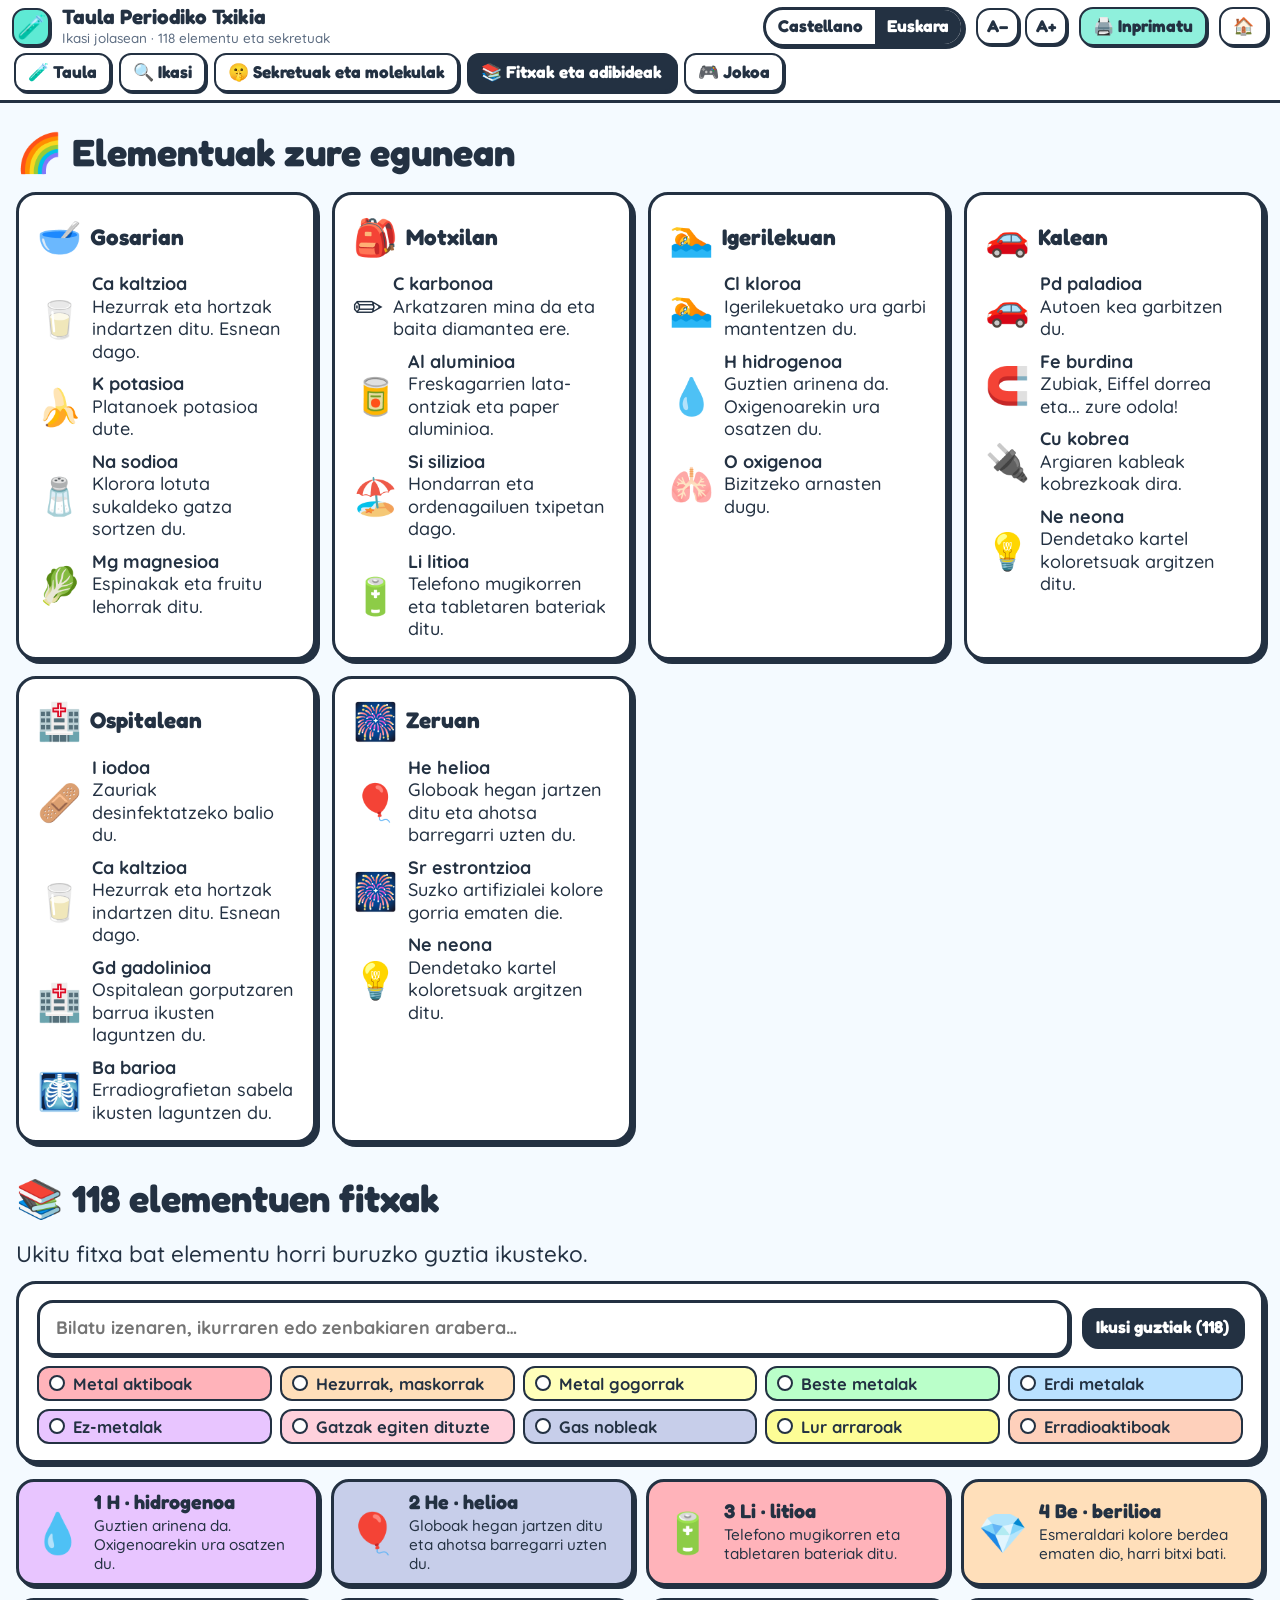
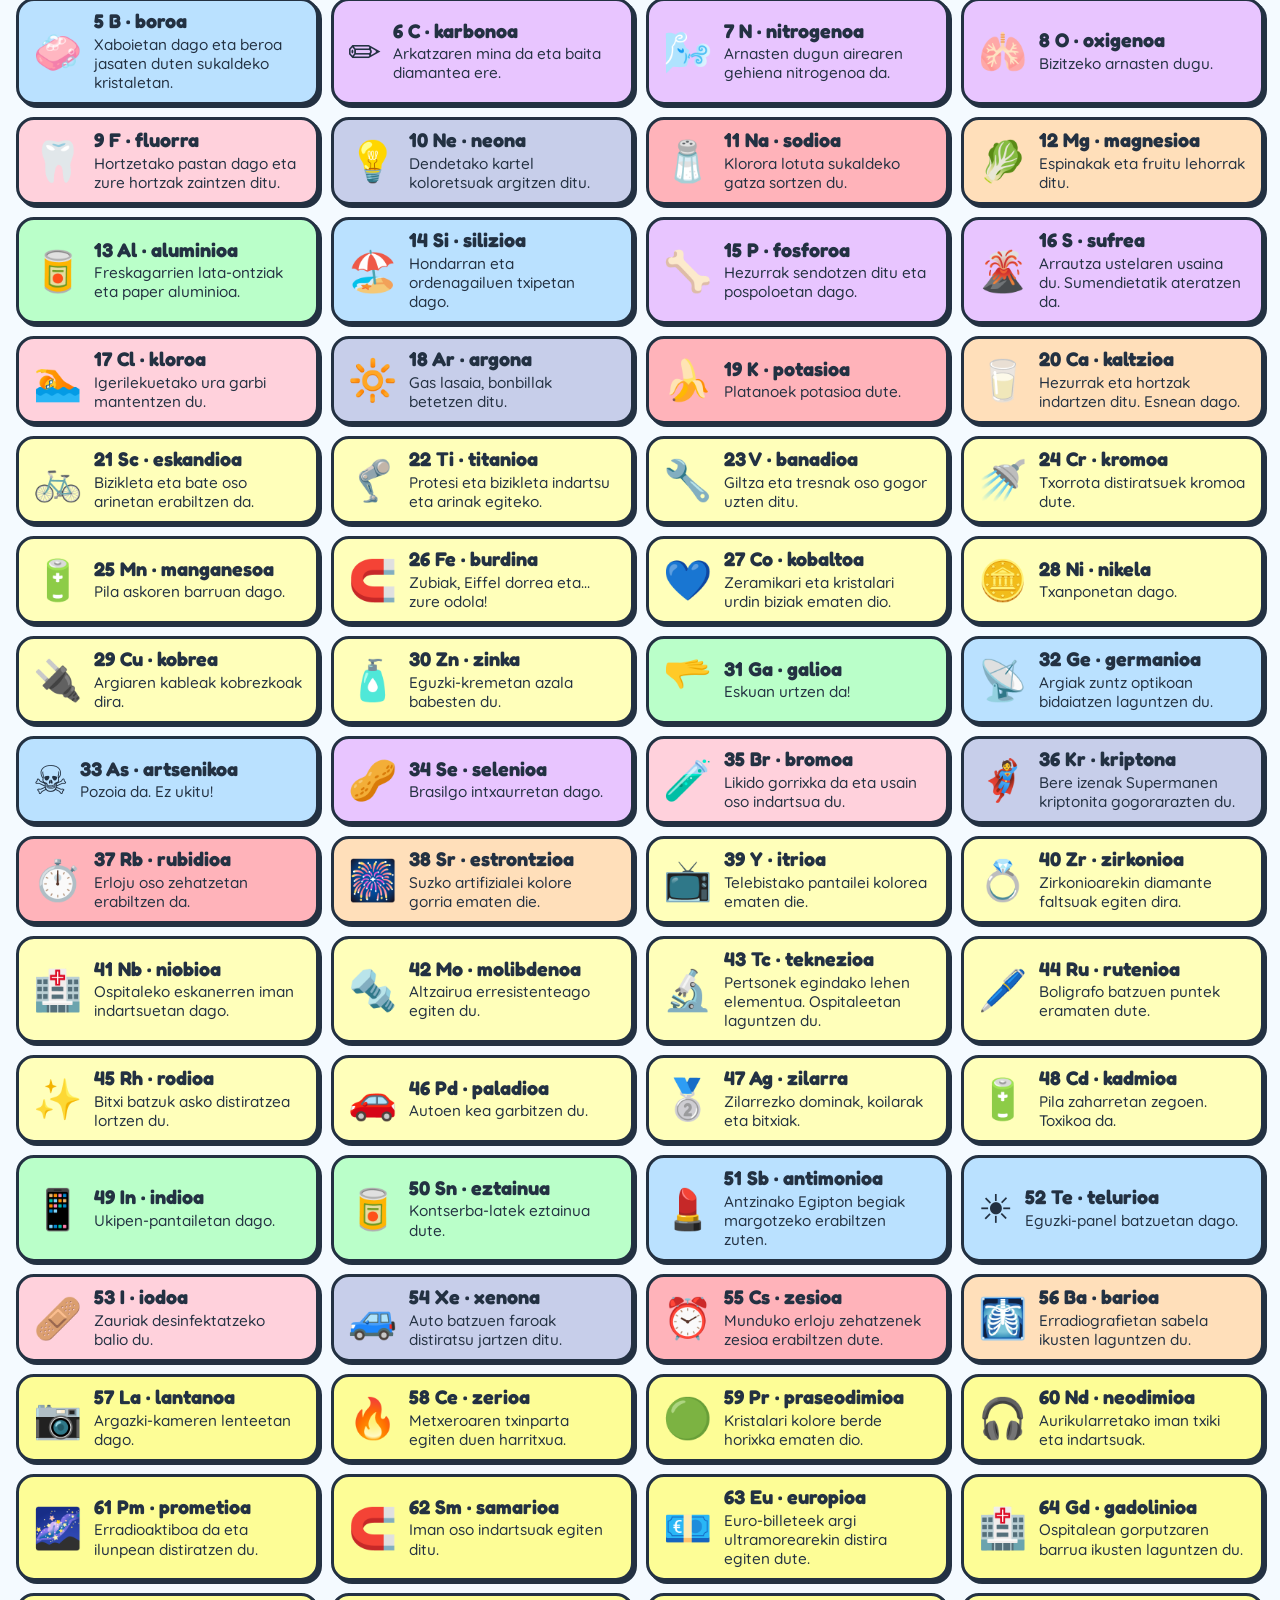
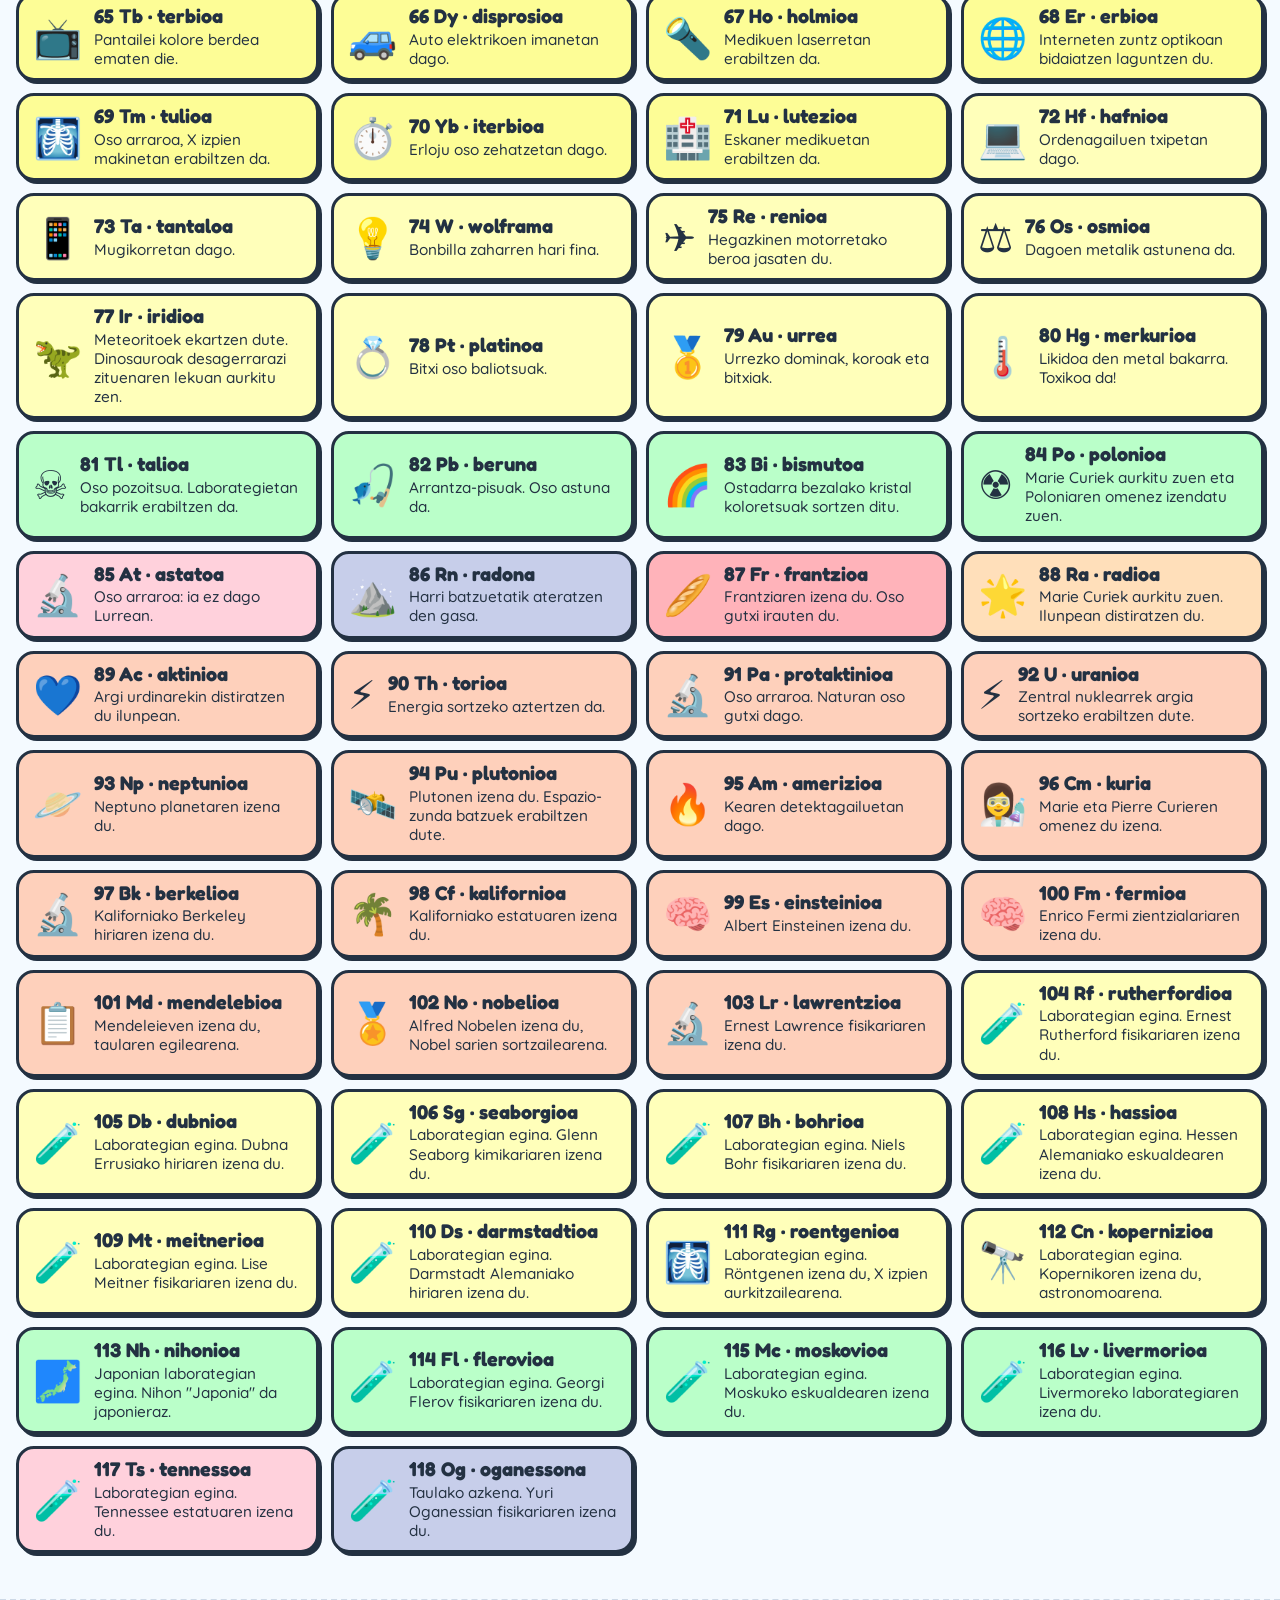
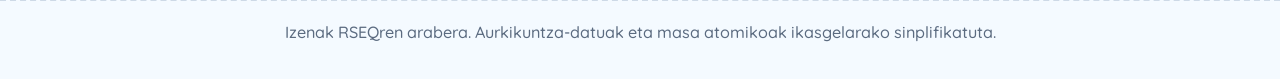
<file: eu/fichas.html>
<!doctype html>
<html lang="eu">
<head>
<meta charset="utf-8">
<meta name="viewport" content="width=device-width, initial-scale=1, viewport-fit=cover">
<meta name="theme-color" content="#f4faff">
<!-- meta:start -->
<title>Fitxak eta adibideak · Taula Periodiko Txikia</title>
<meta name="description" content="Taula periodikoko 118 elementuen fitxak marrazkiekin eta eguneroko adibideekin.">
<link rel="canonical" href="https://endikafac.github.io/tabla-periodica/eu/fichas.html">
<link rel="alternate" hreflang="es" href="https://endikafac.github.io/tabla-periodica/es/fichas.html">
<link rel="alternate" hreflang="eu" href="https://endikafac.github.io/tabla-periodica/eu/fichas.html">
<link rel="alternate" hreflang="x-default" href="https://endikafac.github.io/tabla-periodica/">
<meta property="og:type" content="website">
<meta property="og:site_name" content="Taula Periodiko Txikia">
<meta property="og:title" content="Fitxak eta adibideak · Taula Periodiko Txikia">
<meta property="og:description" content="Taula periodikoko 118 elementuen fitxak marrazkiekin eta eguneroko adibideekin.">
<meta property="og:url" content="https://endikafac.github.io/tabla-periodica/eu/fichas.html">
<meta property="og:locale" content="eu_ES">
<meta property="og:image" content="https://endikafac.github.io/tabla-periodica/descargas/taula-periodikoa-haurrentzat-eu.png">
<meta property="og:image:width" content="3000"><meta property="og:image:height" content="2000">
<meta name="twitter:card" content="summary_large_image">
<link rel="apple-touch-icon" href="../assets/icon-180.png">
<!-- meta:end -->
<link rel="icon" href="../assets/icon.svg" type="image/svg+xml">
<link rel="manifest" href="../manifest.webmanifest">
<link rel="stylesheet" href="../assets/css/site.css">
</head>
<body data-lang="eu" data-page="fichas">
<noscript>Necesita JavaScript / JavaScript behar du.</noscript>
<script src="../assets/js/data.js"></script>
<script src="../assets/js/content.js"></script>
<script src="../assets/js/ui.js"></script>
<script src="../assets/js/facts.js"></script>
<script src="../assets/js/rich.js"></script>
<script src="../assets/js/molecules.js"></script>
<script src="../assets/js/comps.js"></script>
<script src="../assets/js/quiz-more.js"></script>
<script src="../assets/js/quiz-more2.js"></script>
<script src="../assets/js/quiz.js"></script>
<script src="../assets/js/learn.js"></script>
<script src="../assets/js/site.js"></script>
<script>if("serviceWorker" in navigator&&(location.protocol==="https:"||location.hostname==="localhost"))addEventListener("load",()=>navigator.serviceWorker.register("../sw.js").catch(()=>{}));</script>
</body>
</html>
</file>
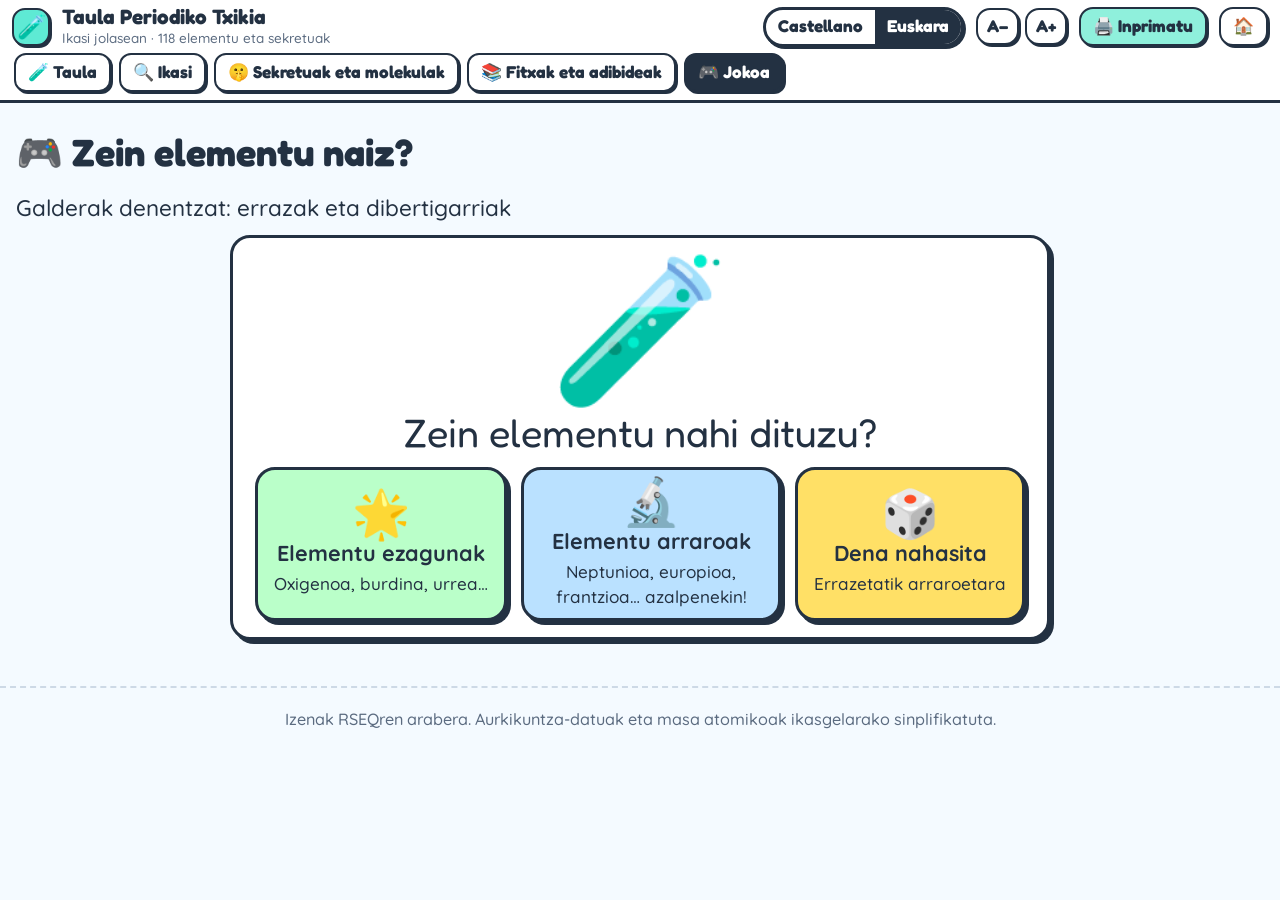
<file: eu/quiz.html>
<!doctype html>
<html lang="eu">
<head>
<meta charset="utf-8">
<meta name="viewport" content="width=device-width, initial-scale=1, viewport-fit=cover">
<meta name="theme-color" content="#f4faff">
<!-- meta:start -->
<title>Jokoa · Taula Periodiko Txikia</title>
<meta name="description" content="Elementuei buruzko galdera-jokoa haurrentzat: aukeratu 10, 25 edo 50 galdera.">
<link rel="canonical" href="https://endikafac.github.io/tabla-periodica/eu/quiz.html">
<link rel="alternate" hreflang="es" href="https://endikafac.github.io/tabla-periodica/es/quiz.html">
<link rel="alternate" hreflang="eu" href="https://endikafac.github.io/tabla-periodica/eu/quiz.html">
<link rel="alternate" hreflang="x-default" href="https://endikafac.github.io/tabla-periodica/">
<meta property="og:type" content="website">
<meta property="og:site_name" content="Taula Periodiko Txikia">
<meta property="og:title" content="Jokoa · Taula Periodiko Txikia">
<meta property="og:description" content="Elementuei buruzko galdera-jokoa haurrentzat: aukeratu 10, 25 edo 50 galdera.">
<meta property="og:url" content="https://endikafac.github.io/tabla-periodica/eu/quiz.html">
<meta property="og:locale" content="eu_ES">
<meta property="og:image" content="https://endikafac.github.io/tabla-periodica/descargas/taula-periodikoa-haurrentzat-eu.png">
<meta property="og:image:width" content="3000"><meta property="og:image:height" content="2000">
<meta name="twitter:card" content="summary_large_image">
<link rel="apple-touch-icon" href="../assets/icon-180.png">
<!-- meta:end -->
<link rel="icon" href="../assets/icon.svg" type="image/svg+xml">
<link rel="manifest" href="../manifest.webmanifest">
<link rel="stylesheet" href="../assets/css/site.css">
</head>
<body data-lang="eu" data-page="quiz">
<noscript>Necesita JavaScript / JavaScript behar du.</noscript>
<script src="../assets/js/data.js"></script>
<script src="../assets/js/content.js"></script>
<script src="../assets/js/ui.js"></script>
<script src="../assets/js/facts.js"></script>
<script src="../assets/js/rich.js"></script>
<script src="../assets/js/molecules.js"></script>
<script src="../assets/js/comps.js"></script>
<script src="../assets/js/quiz-more.js"></script>
<script src="../assets/js/quiz-more2.js"></script>
<script src="../assets/js/quiz.js"></script>
<script src="../assets/js/learn.js"></script>
<script src="../assets/js/site.js"></script>
<script>if("serviceWorker" in navigator&&(location.protocol==="https:"||location.hostname==="localhost"))addEventListener("load",()=>navigator.serviceWorker.register("../sw.js").catch(()=>{}));</script>
</body>
</html>
</file>
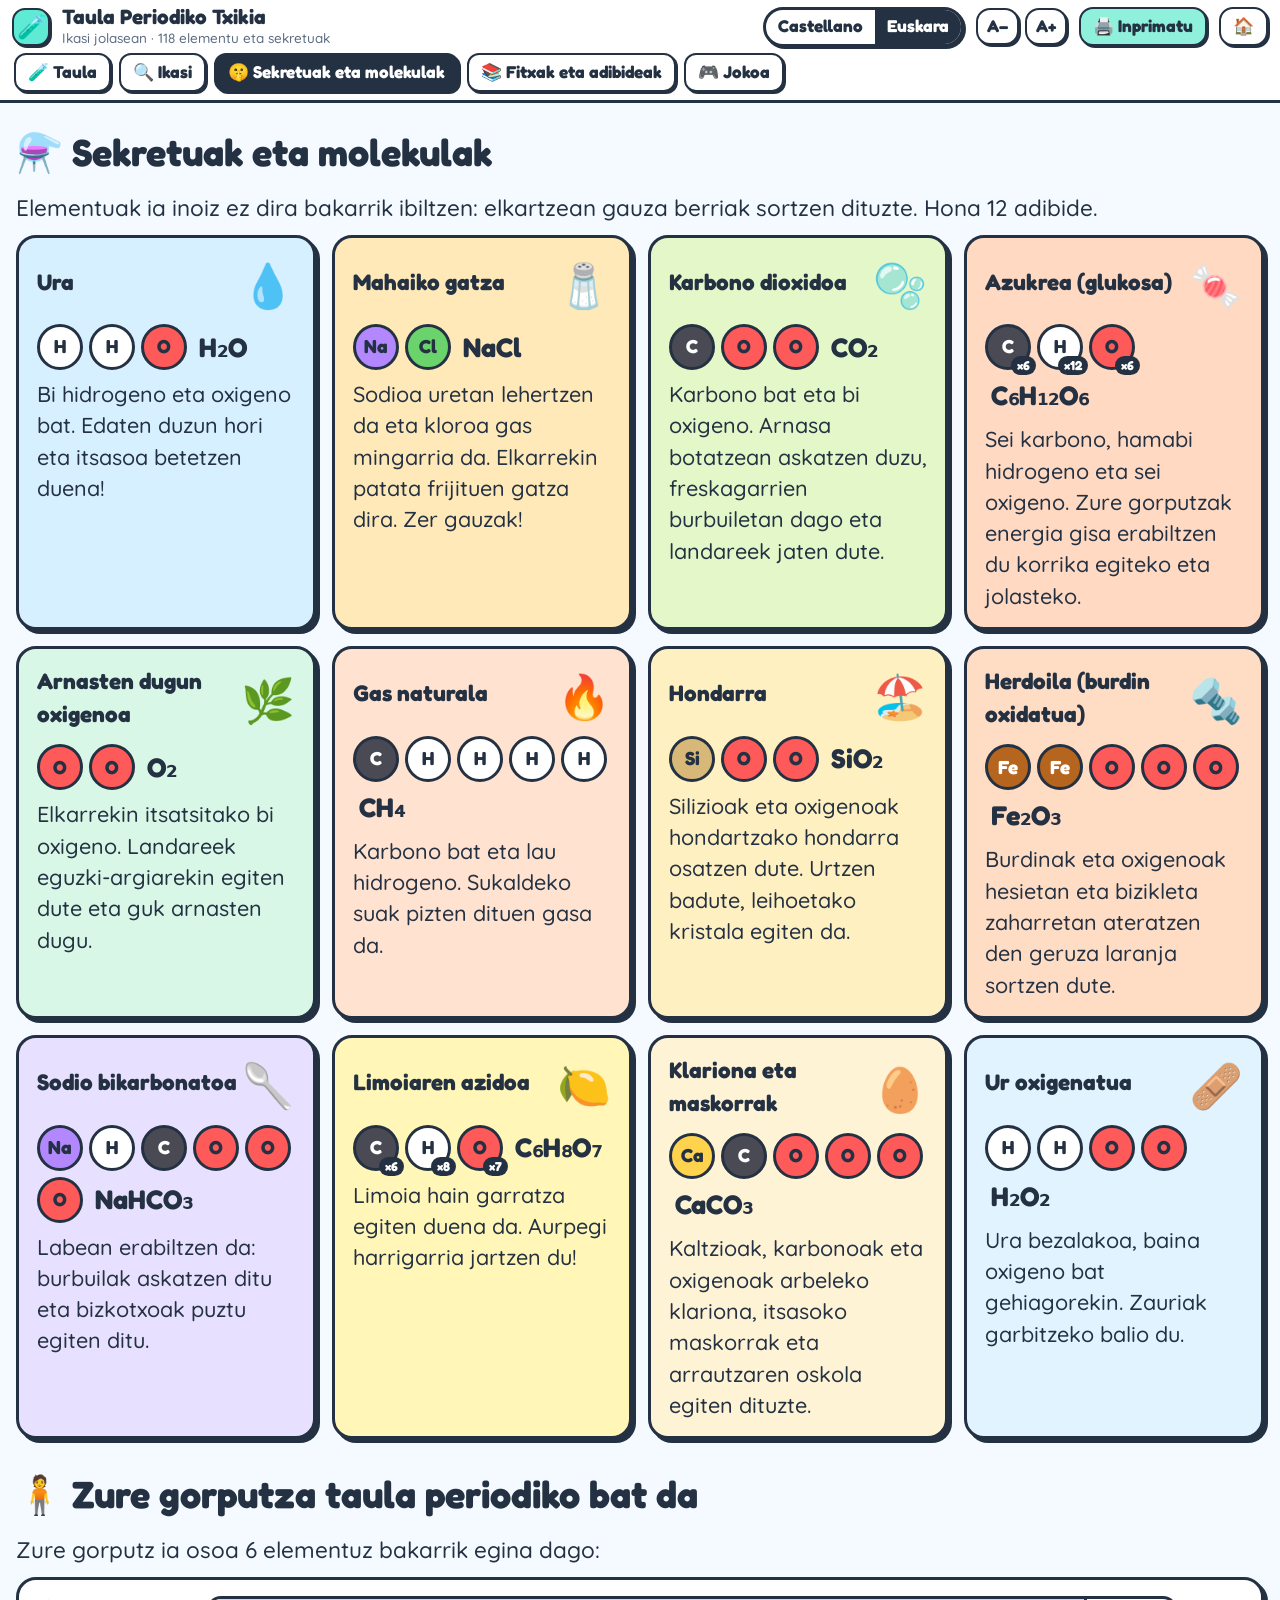
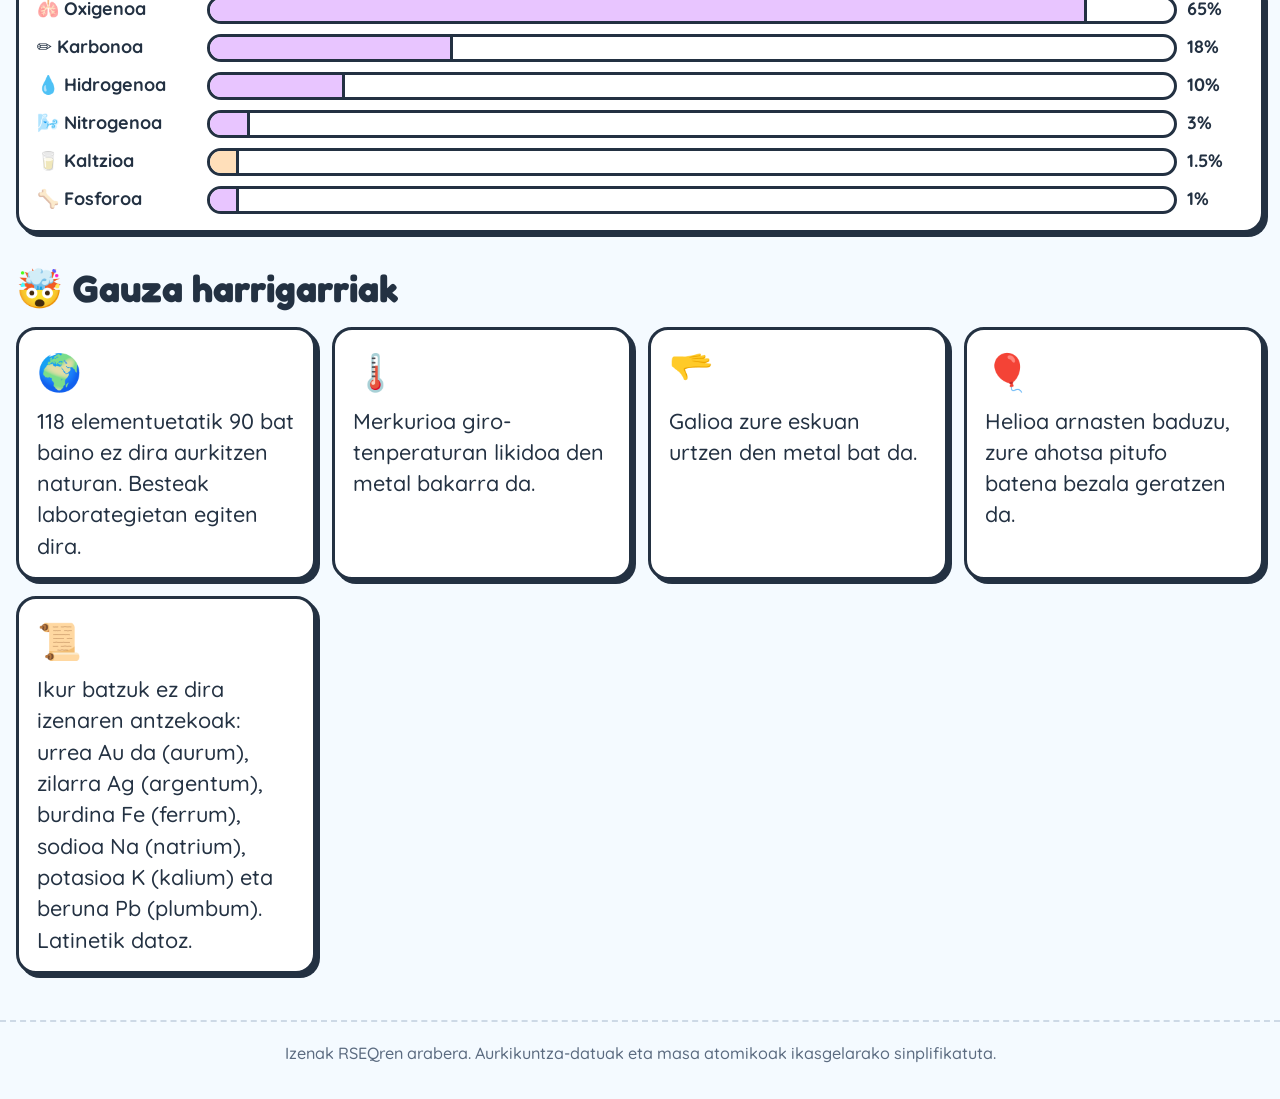
<file: eu/secretos.html>
<!doctype html>
<html lang="eu">
<head>
<meta charset="utf-8">
<meta name="viewport" content="width=device-width, initial-scale=1, viewport-fit=cover">
<meta name="theme-color" content="#f4faff">
<!-- meta:start -->
<title>Sekretuak eta molekulak · Taula Periodiko Txikia</title>
<meta name="description" content="Nola konbinatzen diren elementuak: ura, gatza, azukrea eta askoz gehiago, marrazkiekin.">
<link rel="canonical" href="https://endikafac.github.io/tabla-periodica/eu/secretos.html">
<link rel="alternate" hreflang="es" href="https://endikafac.github.io/tabla-periodica/es/secretos.html">
<link rel="alternate" hreflang="eu" href="https://endikafac.github.io/tabla-periodica/eu/secretos.html">
<link rel="alternate" hreflang="x-default" href="https://endikafac.github.io/tabla-periodica/">
<meta property="og:type" content="website">
<meta property="og:site_name" content="Taula Periodiko Txikia">
<meta property="og:title" content="Sekretuak eta molekulak · Taula Periodiko Txikia">
<meta property="og:description" content="Nola konbinatzen diren elementuak: ura, gatza, azukrea eta askoz gehiago, marrazkiekin.">
<meta property="og:url" content="https://endikafac.github.io/tabla-periodica/eu/secretos.html">
<meta property="og:locale" content="eu_ES">
<meta property="og:image" content="https://endikafac.github.io/tabla-periodica/descargas/taula-periodikoa-haurrentzat-eu.png">
<meta property="og:image:width" content="3000"><meta property="og:image:height" content="2000">
<meta name="twitter:card" content="summary_large_image">
<link rel="apple-touch-icon" href="../assets/icon-180.png">
<!-- meta:end -->
<link rel="icon" href="../assets/icon.svg" type="image/svg+xml">
<link rel="manifest" href="../manifest.webmanifest">
<link rel="stylesheet" href="../assets/css/site.css">
</head>
<body data-lang="eu" data-page="secretos">
<noscript>Necesita JavaScript / JavaScript behar du.</noscript>
<script src="../assets/js/data.js"></script>
<script src="../assets/js/content.js"></script>
<script src="../assets/js/ui.js"></script>
<script src="../assets/js/facts.js"></script>
<script src="../assets/js/rich.js"></script>
<script src="../assets/js/molecules.js"></script>
<script src="../assets/js/comps.js"></script>
<script src="../assets/js/quiz-more.js"></script>
<script src="../assets/js/quiz-more2.js"></script>
<script src="../assets/js/quiz.js"></script>
<script src="../assets/js/learn.js"></script>
<script src="../assets/js/site.js"></script>
<script>if("serviceWorker" in navigator&&(location.protocol==="https:"||location.hostname==="localhost"))addEventListener("load",()=>navigator.serviceWorker.register("../sw.js").catch(()=>{}));</script>
</body>
</html>
</file>
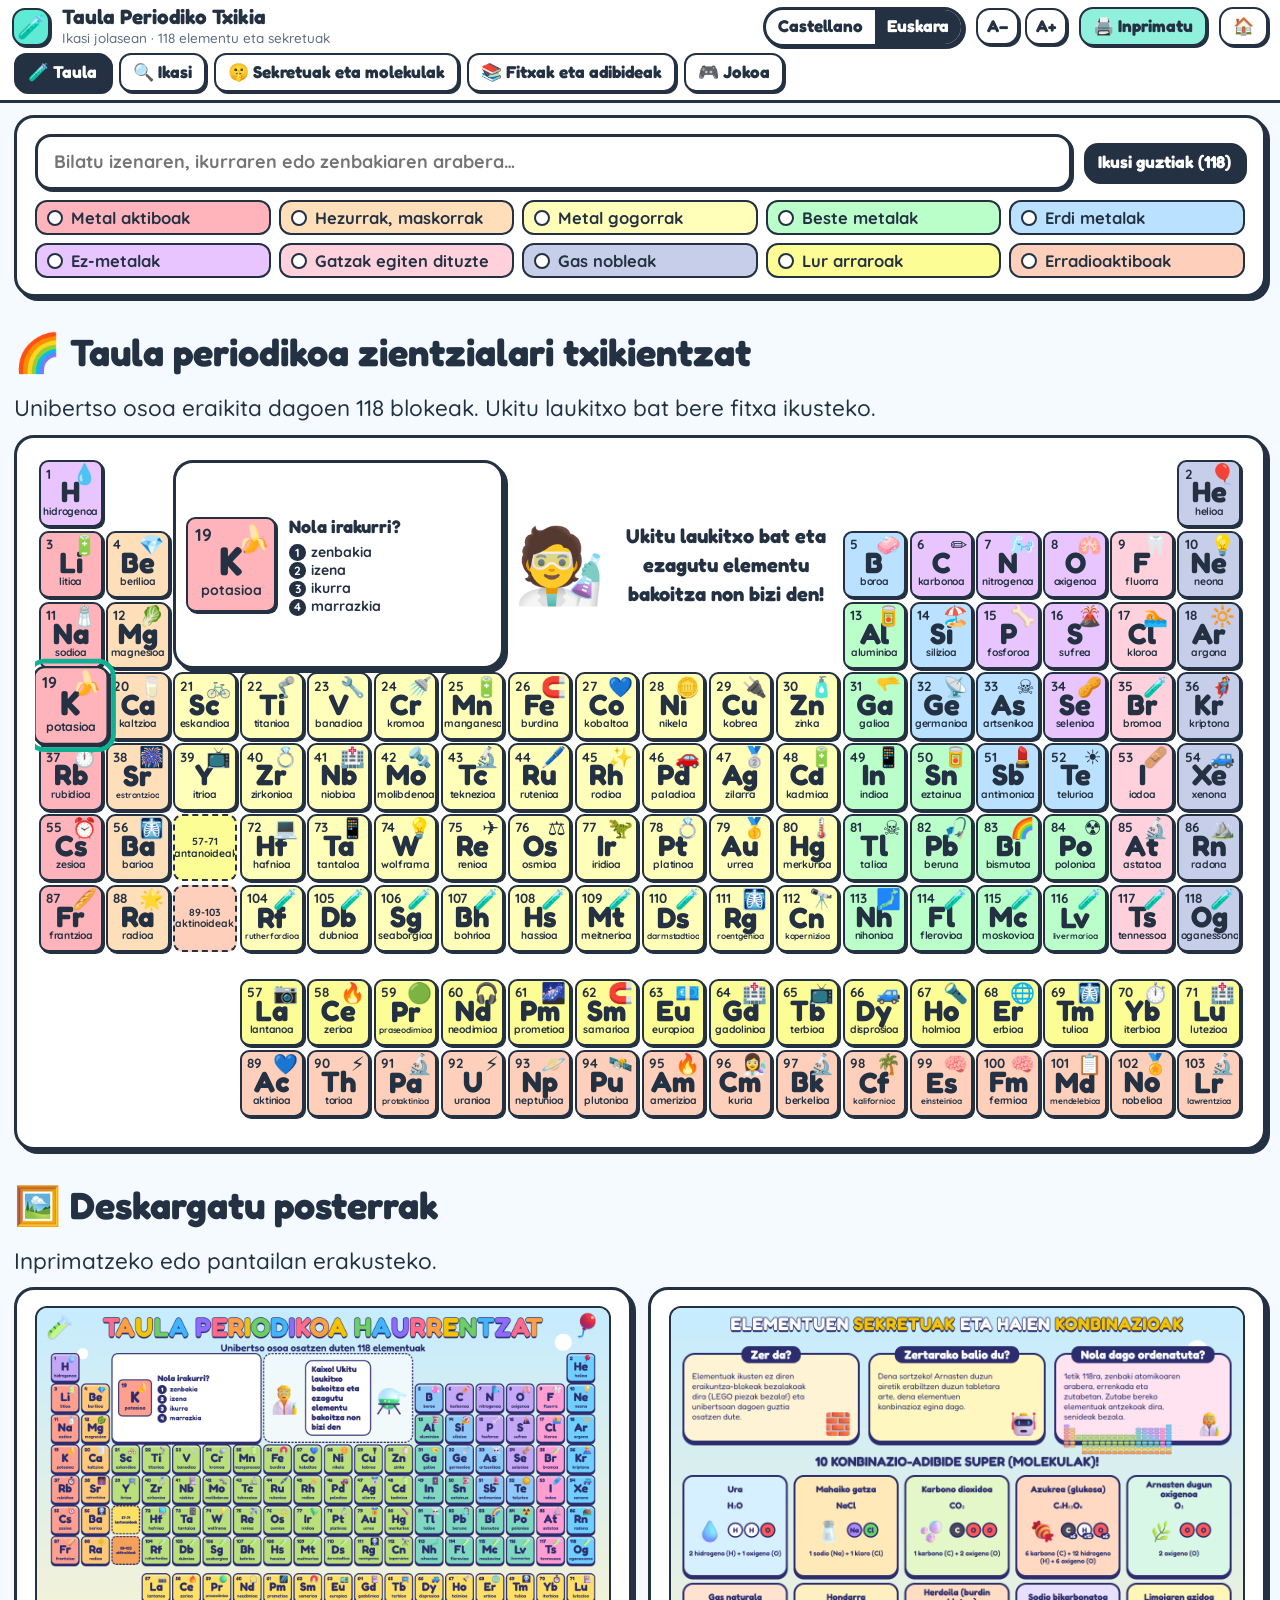
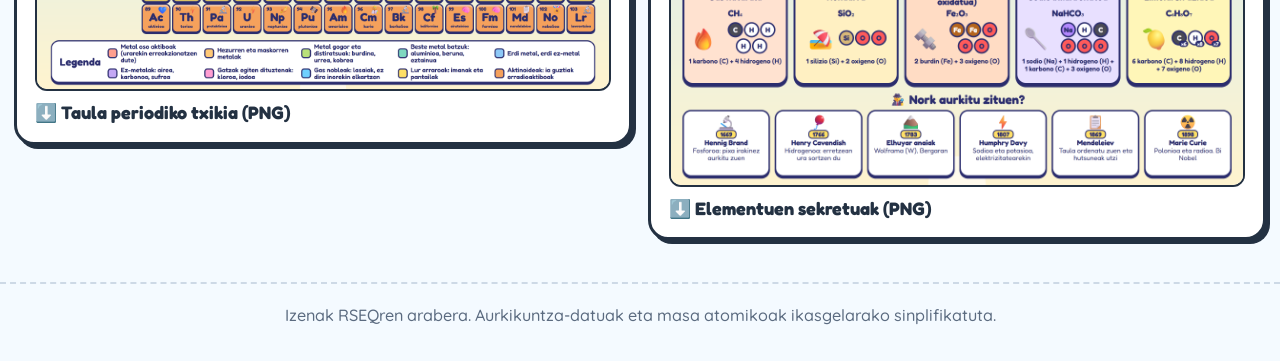
<file: eu/tabla.html>
<!doctype html>
<html lang="eu">
<head>
<meta charset="utf-8">
<meta name="viewport" content="width=device-width, initial-scale=1, viewport-fit=cover">
<meta name="theme-color" content="#f4faff">
<!-- meta:start -->
<title>Taula · Taula Periodiko Txikia</title>
<meta name="description" content="Taula periodiko interaktiboa haurrentzat: ukitu elementu bakoitza eta ezagutu zer den, zertarako balio duen eta non aurkitzen den.">
<link rel="canonical" href="https://endikafac.github.io/tabla-periodica/eu/tabla.html">
<link rel="alternate" hreflang="es" href="https://endikafac.github.io/tabla-periodica/es/tabla.html">
<link rel="alternate" hreflang="eu" href="https://endikafac.github.io/tabla-periodica/eu/tabla.html">
<link rel="alternate" hreflang="x-default" href="https://endikafac.github.io/tabla-periodica/">
<meta property="og:type" content="website">
<meta property="og:site_name" content="Taula Periodiko Txikia">
<meta property="og:title" content="Taula · Taula Periodiko Txikia">
<meta property="og:description" content="Taula periodiko interaktiboa haurrentzat: ukitu elementu bakoitza eta ezagutu zer den, zertarako balio duen eta non aurkitzen den.">
<meta property="og:url" content="https://endikafac.github.io/tabla-periodica/eu/tabla.html">
<meta property="og:locale" content="eu_ES">
<meta property="og:image" content="https://endikafac.github.io/tabla-periodica/descargas/taula-periodikoa-haurrentzat-eu.png">
<meta property="og:image:width" content="3000"><meta property="og:image:height" content="2000">
<meta name="twitter:card" content="summary_large_image">
<link rel="apple-touch-icon" href="../assets/icon-180.png">
<!-- meta:end -->
<link rel="icon" href="../assets/icon.svg" type="image/svg+xml">
<link rel="manifest" href="../manifest.webmanifest">
<link rel="stylesheet" href="../assets/css/site.css">
</head>
<body data-lang="eu" data-page="tabla">
<noscript>Necesita JavaScript / JavaScript behar du.</noscript>
<script src="../assets/js/data.js"></script>
<script src="../assets/js/content.js"></script>
<script src="../assets/js/ui.js"></script>
<script src="../assets/js/facts.js"></script>
<script src="../assets/js/rich.js"></script>
<script src="../assets/js/molecules.js"></script>
<script src="../assets/js/comps.js"></script>
<script src="../assets/js/quiz-more.js"></script>
<script src="../assets/js/quiz-more2.js"></script>
<script src="../assets/js/quiz.js"></script>
<script src="../assets/js/learn.js"></script>
<script src="../assets/js/site.js"></script>
<script>if("serviceWorker" in navigator&&(location.protocol==="https:"||location.hostname==="localhost"))addEventListener("load",()=>navigator.serviceWorker.register("../sw.js").catch(()=>{}));</script>
</body>
</html>
</file>
<file: assets/css/site.css>
@font-face{font-family:"Fredoka";font-weight:400;font-display:swap;src:url(../fonts/fredoka-1.ttf) format("truetype")}
@font-face{font-family:"Fredoka";font-weight:600;font-display:swap;src:url(../fonts/fredoka-2.ttf) format("truetype")}
@font-face{font-family:"Fredoka";font-weight:700;font-display:swap;src:url(../fonts/fredoka-3.ttf) format("truetype")}
@font-face{font-family:"Quicksand";font-weight:500;font-display:swap;src:url(../fonts/quicksand-1.ttf) format("truetype")}
@font-face{font-family:"Quicksand";font-weight:700;font-display:swap;src:url(../fonts/quicksand-2.ttf) format("truetype")}

:root{
  --ink:#233142; --bg:#f4faff; --muted:#5b6b80; --teal:#0eb194; --sun:#ffe066;
  --alk:#ffb3ba; --alke:#ffdfba; --tra:#ffffba; --pos:#baffc9; --met:#bae1ff;
  --non:#e8c5ff; --hal:#ffd1dc; --nob:#c7ceea; --lan:#fdfd96; --act:#fed0bb;
}
*{box-sizing:border-box;-webkit-tap-highlight-color:transparent}
html{scroll-behavior:smooth}
body{margin:0;background:var(--bg);color:var(--ink);font-family:"Quicksand","Fredoka",system-ui,sans-serif;font-weight:500;line-height:1.45}
h1,h2,h3,.fun{font-family:"Fredoka","Quicksand",sans-serif;font-weight:700}
button{font:inherit;color:inherit}
a{color:inherit}
.hidden{display:none!important}

/* ---------- header ---------- */
.top{position:sticky;top:0;z-index:40;background:#fffffff2;backdrop-filter:blur(8px);border-bottom:4px solid var(--ink);padding:10px 16px 8px}
.top .row{max-width:1400px;margin:0 auto;display:flex;flex-wrap:wrap;align-items:center;gap:10px 16px}
.brand{display:flex;align-items:center;gap:12px;text-decoration:none;margin-right:auto}
.logo{width:46px;height:46px;border:2px solid var(--ink);border-radius:16px;background:#5eead4;display:grid;place-items:center;font-size:1.6rem;box-shadow:2px 2px 0 var(--ink)}
.brand h1{margin:0;font-size:1.35rem;line-height:1.05}
.brand small{display:block;color:var(--muted);font-weight:500;font-size:.85rem}
.seg{display:inline-flex;border:3px solid var(--ink);border-radius:999px;overflow:hidden;background:#fff;box-shadow:2px 2px 0 var(--ink)}
.seg a{padding:6px 16px;font-weight:700;text-decoration:none;font-family:"Fredoka",sans-serif}
.seg a.on{background:var(--ink);color:#fff}
.btn{display:inline-flex;align-items:center;gap:6px;border:2px solid var(--ink);border-radius:14px;background:#fff;padding:7px 14px;font-weight:700;cursor:pointer;text-decoration:none;box-shadow:2px 2px 0 var(--ink);transition:transform .1s,box-shadow .1s;font-family:"Fredoka",sans-serif}
.btn:active{transform:translate(2px,2px);box-shadow:0 0 0 var(--ink)}
.btn.y{background:#ffe066}.btn.t{background:#8ff0dc}.btn.p{background:#ffc2e4}.btn.d{background:var(--ink);color:#fff}
.tabs{max-width:1400px;margin:8px auto 0;display:flex;gap:8px;overflow-x:auto;padding:2px 2px 6px}
.tabs a{flex:none;border:2px solid var(--ink);border-radius:14px;padding:8px 16px;font-weight:700;text-decoration:none;background:#fff;box-shadow:2px 2px 0 var(--ink);white-space:nowrap;font-family:"Fredoka",sans-serif}
.tabs a[aria-current=page]{background:var(--ink);color:#fff}
main{max-width:1400px;margin:0 auto;padding:16px}
footer.foot{text-align:center;color:var(--muted);font-size:.9rem;padding:20px 16px 34px;border-top:2px dashed #cdd9e6;margin-top:30px}

/* ---------- cards ---------- */
.fun-card{background:#fff;border:3px solid var(--ink);border-radius:20px;box-shadow:4px 4px 0 var(--ink);padding:16px 18px}
h2.sec{font-size:clamp(1.5rem,3.2vw,2.1rem);margin:28px 0 12px;display:flex;align-items:center;gap:10px}
h2.sec:first-child{margin-top:6px}
p.lead{font-size:1.12rem;margin:0 0 10px}
.cards{display:grid;grid-template-columns:repeat(auto-fill,minmax(min(100%,290px),1fr));gap:16px}
.card h3{margin:0 0 6px;font-size:1.25rem;display:flex;gap:8px;align-items:center}
.card p{margin:0}
.card .em{font-size:2rem}
.yr{display:inline-block;background:var(--sun);border:2px solid var(--ink);border-radius:10px;padding:0 10px;font-weight:700;font-family:"Fredoka",sans-serif;margin-bottom:6px}
.cat-alk{--c:var(--alk)}.cat-alke{--c:var(--alke)}.cat-tra{--c:var(--tra)}.cat-pos{--c:var(--pos)}.cat-met{--c:var(--met)}
.cat-non{--c:var(--non)}.cat-hal{--c:var(--hal)}.cat-nob{--c:var(--nob)}.cat-lan{--c:var(--lan)}.cat-act{--c:var(--act)}

/* ---------- search + filters ---------- */
.searchbar{display:flex;gap:12px;align-items:center;flex-wrap:wrap}
.searchbar input{flex:1 1 280px;min-width:0;border:3px solid var(--ink);border-radius:16px;padding:12px 16px;font:inherit;font-weight:700;background:#fff;box-shadow:2px 2px 0 var(--ink)}
.searchbar input:focus{outline:3px solid var(--teal)}
.fams{display:grid;grid-template-columns:repeat(auto-fill,minmax(230px,1fr));gap:8px;margin-top:10px}
.chip{display:flex;align-items:center;gap:8px;border:2px solid var(--ink);border-radius:12px;background:var(--c,#fff);padding:6px 10px;font-weight:700;cursor:pointer;text-align:left;font-size:.92rem;line-height:1.15}
.chip i{flex:none;width:16px;height:16px;border-radius:50%;border:2px solid var(--ink);background:#fff}
.chip.on i{background:var(--ink)}
.chip.off{opacity:.4}

/* ---------- periodic table ---------- */
.tbl-wrap{overflow-x:auto;padding:6px 4px 14px}
.tbl{container-type:inline-size;min-width:900px}
.grid{display:grid;grid-template-columns:repeat(18,1fr);gap:calc(var(--u)*.05);grid-template-rows:repeat(7,auto) calc(var(--u)*.3) repeat(2,auto)}
.cell{position:relative;aspect-ratio:1/1.06;min-width:0;display:flex;flex-direction:column;align-items:center;justify-content:center;background:var(--c);
  border:2px solid var(--ink);border-radius:calc(var(--u)*.14);box-shadow:2px 2px 0 var(--ink);cursor:pointer;padding:0;transition:transform .12s}
.cell:hover,.cell:focus-visible{transform:scale(1.18) translateY(-3px);z-index:20;box-shadow:0 8px 16px #0003,3px 3px 0 var(--ink);outline:0}
.cell.act{outline:4px solid var(--teal);outline-offset:2px;transform:scale(1.18);z-index:25}
.cell.dim{opacity:.2;filter:grayscale(50%)}
.cell .n{position:absolute;top:4%;left:9%;font-size:calc(var(--u)*.2);font-weight:700}
.cell .e{position:absolute;top:2%;right:6%;font-size:calc(var(--u)*.3);line-height:1.1}
.cell .s{font-family:"Fredoka",sans-serif;font-size:calc(var(--u)*.44);font-weight:700;line-height:1;margin-top:calc(var(--u)*.1)}
.cell .nm{font-size:calc(var(--u)*.155);font-weight:700;line-height:1;max-width:96%;overflow:hidden;white-space:nowrap;letter-spacing:-.02em}
.ph{aspect-ratio:1/1.06;display:flex;flex-direction:column;align-items:center;justify-content:center;text-align:center;background:var(--c);border:2px dashed var(--ink);
  border-radius:calc(var(--u)*.14);font-size:calc(var(--u)*.155);font-weight:700;line-height:1.1;overflow:hidden;min-width:0}
.keybox{grid-row:1/4;grid-column:3/8;display:flex;gap:calc(var(--u)*.2);align-items:center;background:#fff;border:3px solid var(--ink);border-radius:20px;box-shadow:4px 4px 0 var(--ink);padding:calc(var(--u)*.15)}
.keybox .mini{flex:none;width:calc(var(--u)*1.35);aspect-ratio:1/1.06;position:relative;background:var(--alk);border:2px solid var(--ink);border-radius:calc(var(--u)*.14);display:flex;flex-direction:column;align-items:center;justify-content:center;box-shadow:2px 2px 0 var(--ink)}
.keybox .mini .n{position:absolute;top:4%;left:8%;font-size:calc(var(--u)*.26);font-weight:700}
.keybox .mini .e{position:absolute;top:0;right:5%;font-size:calc(var(--u)*.4)}
.keybox .mini .s{font-family:"Fredoka",sans-serif;font-size:calc(var(--u)*.6);font-weight:700;line-height:1;margin-top:calc(var(--u)*.16)}
.keybox .mini .nm{font-size:calc(var(--u)*.21);font-weight:700}
.keybox h3{margin:0 0 calc(var(--u)*.05);font-size:calc(var(--u)*.27)}
.keybox ol{margin:0;padding:0;list-style:none;font-size:calc(var(--u)*.21);font-weight:700;line-height:1.3}
.keybox ol b{display:inline-grid;place-items:center;width:1.4em;height:1.4em;border-radius:50%;background:var(--ink);color:#fff;margin-right:.4em;font-size:.85em}
.hello{grid-row:1/4;grid-column:8/13;display:flex;align-items:center;justify-content:center;text-align:center;font-family:"Fredoka",sans-serif;font-weight:700;font-size:calc(var(--u)*.3);gap:calc(var(--u)*.2);padding:calc(var(--u)*.1)}
.hello span.big{font-size:calc(var(--u)*1.1)}

/* ---------- detail panel ---------- */
.detail{display:grid;grid-template-columns:auto 1fr;gap:22px;align-items:center;margin-top:16px;background:var(--c,#fff)}
.detail .badge{background:#fff;border:3px solid var(--ink);border-radius:18px;padding:8px 18px;text-align:center;box-shadow:3px 3px 0 var(--ink);min-width:120px}
.detail .badge .num{font-weight:700}
.detail .badge .sym{font-family:"Fredoka",sans-serif;font-size:3.6rem;line-height:1;font-weight:700}
.detail .badge .emo{font-size:2.4rem;line-height:1.1}
.detail h2{margin:0;font-size:2rem}
.detail .fam{display:inline-block;background:#fff;border:2px solid var(--ink);border-radius:999px;padding:1px 12px;font-weight:700;font-size:.85rem;margin-bottom:4px}
.detail .hint{font-size:1.25rem;margin:4px 0 10px}
.detail .acts{display:flex;gap:10px;flex-wrap:wrap}
@media (max-width:640px){.detail{grid-template-columns:1fr;text-align:center}.detail .acts{justify-content:center}}

/* ---------- learn page ---------- */
.two{display:grid;grid-template-columns:repeat(auto-fit,minmax(min(100%,320px),1fr));gap:16px}
.two .fun-card h2{margin:0 0 6px;font-size:1.5rem}
.two .fun-card p{margin:0 0 8px;font-size:1.05rem}
.steps{list-style:none;padding:0;margin:0;display:grid;gap:10px}
.steps li{display:flex;gap:14px;align-items:center;font-size:1.12rem}
.steps b{flex:none;width:40px;height:40px;border-radius:50%;background:var(--ink);color:#fff;display:grid;place-items:center;font-family:"Fredoka",sans-serif;font-size:1.2rem}
.readbox{display:grid;grid-template-columns:minmax(200px,300px) 1fr;gap:26px;align-items:center}
.ex{position:relative;background:var(--alk);border:3px solid var(--ink);border-radius:22px;aspect-ratio:1/1.06;max-width:280px;margin:12px auto;display:flex;flex-direction:column;align-items:center;justify-content:center;box-shadow:4px 4px 0 var(--ink)}
.ex .n{position:absolute;top:10px;left:16px;font-size:2rem;font-weight:700}
.ex .e{position:absolute;top:6px;right:12px;font-size:3rem}
.ex .s{font-family:"Fredoka",sans-serif;font-size:5.4rem;font-weight:700;line-height:1;margin-top:1.2rem}
.ex .nm{font-size:1.5rem;font-weight:700}
@media (max-width:700px){.readbox{grid-template-columns:1fr}}
.time{position:relative;display:grid;gap:14px;padding-left:20px;border-left:5px solid var(--ink);margin-left:12px}
.time .it{position:relative}
.time .it::before{content:"";position:absolute;left:-33px;top:18px;width:20px;height:20px;border-radius:50%;background:var(--sun);border:3px solid var(--ink)}
.time .it h3{margin:2px 0 2px;font-size:1.2rem}
.fam-card{background:var(--c)}
.fam-card h3{font-size:1.15rem}

/* ---------- molecules ---------- */
.mol{display:flex;gap:6px;align-items:center;margin:8px 0;flex-wrap:wrap}
.atom{position:relative;width:46px;height:46px;border-radius:50%;border:3px solid var(--ink);display:grid;place-items:center;font-weight:700;font-size:1.05rem;background:var(--cpk,#ddd);color:var(--tx,var(--ink));font-family:"Fredoka",sans-serif}
.atom b{position:absolute;right:-8px;bottom:-8px;background:var(--ink);color:#fff;border-radius:99px;font-size:.72rem;padding:0 6px}
.formula{font-size:1.5rem;font-weight:700;font-family:"Fredoka",sans-serif;margin-left:6px}
.molcard{background:var(--bgc)}
.molcard .top2{display:flex;justify-content:space-between;align-items:center}
.molcard .em{font-size:2.4rem}
.bars{display:grid;gap:10px}
.bar-row{display:grid;grid-template-columns:160px 1fr 56px;gap:10px;align-items:center;font-weight:700}
.bar-row .track{height:28px;background:#fff;border:3px solid var(--ink);border-radius:999px;overflow:hidden}
.bar-row .fill{height:100%;background:var(--c);border-right:3px solid var(--ink)}
@media (max-width:560px){.bar-row{grid-template-columns:110px 1fr 46px}}
.scene .it{display:flex;gap:10px;align-items:center;margin-top:10px;line-height:1.25}
.scene .it .em{font-size:2rem}

/* ---------- fichas ---------- */
.fichas{display:grid;grid-template-columns:repeat(auto-fill,minmax(min(100%,260px),1fr));gap:12px}
.ficha{display:flex;gap:12px;align-items:center;background:var(--c);border:3px solid var(--ink);border-radius:18px;box-shadow:3px 3px 0 var(--ink);padding:10px 14px;text-decoration:none;transition:transform .1s}
.ficha:hover{transform:translateY(-3px)}
.ficha .em{font-size:2.2rem}
.ficha .hd{font-family:"Fredoka",sans-serif;font-weight:700;font-size:1.1rem;line-height:1.1}
.ficha p{margin:2px 0 0;font-size:.85rem;line-height:1.25}

/* ---------- element page ---------- */
.hero{display:grid;grid-template-columns:auto 1fr;gap:26px;align-items:center;background:var(--c)}
.hero .emo{font-size:clamp(6rem,15vw,10rem);line-height:1}
.hero .sym{font-family:"Fredoka",sans-serif;font-size:clamp(4rem,9vw,6.5rem);line-height:.95;font-weight:700}
.hero h1{margin:0;font-size:clamp(2rem,6vw,3.4rem);line-height:1.05}
.hero .num{display:inline-block;background:#fff;border:3px solid var(--ink);border-radius:999px;padding:0 16px;font-weight:700;font-family:"Fredoka",sans-serif;font-size:1.2rem}
.hero .hint{font-size:1.35rem;margin:8px 0 12px}
@media (max-width:620px){.hero{grid-template-columns:1fr;text-align:center}}
.facts{display:grid;grid-template-columns:repeat(auto-fill,minmax(min(100%,200px),1fr));gap:12px}
.fact{background:#fff;border:3px solid var(--ink);border-radius:16px;box-shadow:3px 3px 0 var(--ink);padding:10px 14px}
.fact small{display:block;color:var(--muted);font-weight:700;font-size:.8rem;text-transform:uppercase;letter-spacing:.04em}
.fact b{font-family:"Fredoka",sans-serif;font-size:1.3rem;line-height:1.2}
.uses{display:grid;grid-template-columns:repeat(auto-fit,minmax(min(100%,230px),1fr));gap:14px}
.use{display:flex;gap:12px;align-items:center;background:#fff;border:3px solid var(--ink);border-radius:18px;box-shadow:3px 3px 0 var(--ink);padding:12px 14px;font-size:1.08rem}
.use .em{font-size:2.4rem}
.curio{background:#fff8d6;display:flex;gap:14px;align-items:center;font-size:1.2rem}
.curio .em{font-size:2.6rem}
.minipt{display:grid;grid-template-columns:repeat(18,1fr);gap:3px;max-width:640px}
.minipt a{aspect-ratio:1;background:var(--c);border:1.5px solid var(--ink);border-radius:4px;display:grid;place-items:center;font-size:.55rem;font-weight:700;text-decoration:none;min-width:0}
.minipt a.me{outline:3px solid var(--teal);transform:scale(1.5);z-index:2;background:var(--sun);border-width:2px}
.minipt i{display:block}
.nav2{display:flex;justify-content:space-between;gap:10px;flex-wrap:wrap;margin-top:22px}

/* ---------- quiz ---------- */
.quiz{text-align:center;max-width:820px;margin:0 auto}
.quiz .score{font-family:"Fredoka",sans-serif;font-size:1.3rem}
.quiz .bigem{font-size:clamp(4.5rem,14vw,8rem);line-height:1}
.quiz .q{font-family:"Fredoka",sans-serif;font-size:clamp(1.4rem,3.4vw,2rem);margin:6px 0}
.quiz .hintq{font-size:1.3rem;margin:4px auto 16px}
.opts{display:flex;gap:14px;flex-wrap:wrap;justify-content:center}
.opt{min-width:150px;min-height:96px;border:3px solid var(--ink);border-radius:20px;background:var(--c,#fff);cursor:pointer;font-size:1.15rem;font-weight:700;padding:8px 16px;box-shadow:4px 4px 0 var(--ink)}
.opt .sy{display:block;font-family:"Fredoka",sans-serif;font-size:2.4rem;line-height:1}
.opt:active{transform:translate(3px,3px);box-shadow:none}
.opt.ok{background:#7be08a}
.opt.no{animation:shake .35s;background:#ffb3b3}
@keyframes shake{25%{transform:translateX(-8px)}75%{transform:translateX(8px)}}
.feedback{min-height:3em;font-size:1.3rem;font-weight:700;margin-top:14px}
.confetti{position:fixed;inset:0;pointer-events:none;z-index:60;overflow:hidden}
.confetti span{position:absolute;top:-30px;font-size:2rem;animation:fall 1.6s ease-in forwards}
@keyframes fall{to{transform:translateY(110vh) rotate(540deg)}}

/* ---------- downloads ---------- */
.dl{display:grid;grid-template-columns:repeat(auto-fit,minmax(min(100%,300px),1fr));gap:16px}
.dl a{display:block;text-decoration:none}
.dl img{width:100%;height:auto;border:2px solid var(--ink);border-radius:12px;display:block}
.dl span{display:block;margin-top:8px;font-family:"Fredoka",sans-serif;font-weight:700}

/* ---------- landing ---------- */
.home{min-height:100vh;display:grid;place-items:center;padding:20px;text-align:center}
.home h1{font-size:clamp(2.2rem,6vw,4rem);margin:0;line-height:1.05}
.home p{font-size:1.3rem;margin:8px 0 22px}
.langs{display:grid;grid-template-columns:repeat(auto-fit,minmax(min(100%,300px),1fr));gap:20px;max-width:900px;margin:0 auto}
.lc h2{margin:0 0 10px;font-size:2rem}
.lc a{display:flex;align-items:center;gap:12px;min-height:60px;margin:10px 0;padding:0 16px;border:3px solid var(--ink);border-radius:16px;background:var(--c);text-decoration:none;font-weight:700;font-size:1.25rem;box-shadow:3px 3px 0 var(--ink);font-family:"Fredoka",sans-serif}
.lc a:active{transform:translate(3px,3px);box-shadow:none}

/* ---------- print ---------- */
@media print{
  .top,.searchbar,.fams,.acts,.foot,.nav2,.dl,.quiz{display:none!important}
  body{background:#fff;-webkit-print-color-adjust:exact;print-color-adjust:exact}
  .tbl-wrap{overflow:visible}.tbl{min-width:0}
  .fun-card,.ficha,.fact,.use{box-shadow:none;break-inside:avoid}
  .cell:hover{transform:none}
  @page{size:A4 landscape;margin:8mm}
}
.cell .nm.l{font-size:calc(var(--u)*.125)}
.detail h2::first-letter,.hero h1::first-letter,.ficha .hd::first-letter{text-transform:uppercase}
.dl{align-items:start}
.ex{width:100%}

/* full-width table page */
body[data-page=tabla] main{max-width:none;padding:12px 14px}
body[data-page=tabla] .top .row,body[data-page=tabla] .tabs{max-width:none}
body[data-page=tabla] .tbl{min-width:900px}

/* element modal */
.modal{position:fixed;inset:0;z-index:100;background:#233142b3;display:none;align-items:center;justify-content:center;padding:14px;overflow:auto}
.modal.open{display:flex}
.mbox{position:relative;width:min(1040px,100%);max-height:100%;overflow:auto;background:var(--c,#fff);border:4px solid var(--ink);border-radius:28px;box-shadow:8px 8px 0 var(--ink);
  padding:clamp(16px,3vw,32px);display:grid;grid-template-columns:minmax(200px,300px) 1fr;gap:clamp(14px,3vw,34px);align-items:center;animation:pop .18s ease-out}
@keyframes pop{from{transform:scale(.9);opacity:0}}
.mx{position:absolute;top:12px;right:14px;padding:4px 12px}
.mleft{text-align:center;background:#fff;border:3px solid var(--ink);border-radius:22px;box-shadow:4px 4px 0 var(--ink);padding:12px 10px}
.mnum{font-family:"Fredoka",sans-serif;font-weight:700;font-size:1.3rem}
.memo{font-size:clamp(5rem,12vw,8rem);line-height:1.05}
.msym{font-family:"Fredoka",sans-serif;font-weight:700;font-size:clamp(3.4rem,8vw,5.5rem);line-height:1}
.mright h2{margin:4px 0 2px;font-size:clamp(2rem,5vw,3.2rem);line-height:1.05}
.mright h2::first-letter{text-transform:uppercase}
.mfam{display:inline-block;background:#fff;border:2px solid var(--ink);border-radius:999px;padding:1px 12px;font-weight:700;font-size:.9rem;margin-right:40px}
.mhint{font-size:clamp(1.15rem,2.6vw,1.6rem);margin:6px 0 12px;line-height:1.3}
.mfacts{display:grid;grid-template-columns:repeat(auto-fit,minmax(130px,1fr));gap:8px;margin-bottom:12px}
.mfacts span{background:#fff;border:2px solid var(--ink);border-radius:12px;padding:6px 10px}
.mfacts small{display:block;color:var(--muted);font-weight:700;font-size:.7rem;text-transform:uppercase}
.mfacts b{font-family:"Fredoka",sans-serif;font-size:1.1rem}
.muses{display:grid;gap:6px;margin-bottom:10px}
.muses span{display:flex;gap:10px;align-items:center;background:#ffffffcc;border:2px solid var(--ink);border-radius:12px;padding:5px 10px;font-weight:700}
.muses i{font-style:normal;font-size:1.7rem}
.mcur{margin:0 0 12px;font-size:1.02rem}
.macts{display:flex;gap:8px;flex-wrap:wrap}
@media (max-width:700px){.mbox{grid-template-columns:1fr;text-align:center}.mleft{display:flex;gap:10px;align-items:center;justify-content:center;flex-wrap:wrap}.memo{font-size:4.5rem}.msym{font-size:3.4rem}.macts{justify-content:center}.mfam{margin-right:0}}

/* ---- text size, sticky nav, quiz extras ---- */
html{font-size:112.5%;-webkit-text-size-adjust:100%}
.fsz{display:inline-flex;gap:6px}
.fsz .btn{padding:5px 10px}
.mixtag{font-family:"Quicksand",sans-serif;font-size:.7rem;background:#fff;border:2px solid var(--ink);border-radius:999px;padding:0 8px;vertical-align:middle}
.stickynav{position:fixed;left:0;right:0;bottom:0;z-index:35;display:flex;gap:10px;padding:10px 12px calc(10px + env(safe-area-inset-bottom));background:#fff;border-top:4px solid var(--ink)}
.stickynav .btn{flex:1;justify-content:center;font-size:1.1rem;padding:12px 8px;min-height:52px}
body.has-sticky{padding-bottom:92px}
body.has-sticky .foot{margin-bottom:0}
.qstat{display:flex;gap:10px 22px;justify-content:center;flex-wrap:wrap;font-family:"Fredoka",sans-serif;font-size:1.1rem;margin-bottom:6px}
.fbtns{display:flex;gap:10px;justify-content:center;flex-wrap:wrap;margin-top:10px}
.quiz .q{font-size:clamp(1.5rem,3.6vw,2.2rem)}
.quiz .hintq{font-size:1.5rem;font-weight:700}
.opt{font-size:1.3rem}
.macts{position:sticky;bottom:-4px;background:var(--c,#fff);padding:8px 0 2px}
.swipehint{display:none;text-align:center;font-weight:700;margin:0 0 8px}
p.lead{font-size:1.25rem}
.card p,.two .fun-card p,.use,.fact b{font-size:1.2rem}
.steps li{font-size:1.25rem}

/* ---- mobile ---- */
@media (max-width:640px){
  html{font-size:106.25%}
  .top{padding:8px 10px 6px}
  .top .row{gap:8px}
  .brand small,.hide-m{display:none!important}
  .brand h1{font-size:1.05rem}
  .logo{width:38px;height:38px;font-size:1.3rem;border-radius:12px}
  .seg a{padding:5px 10px;font-size:.9rem}
  .btn{padding:6px 10px}
  .tabs a{padding:8px 12px;font-size:.95rem}
  main,body[data-page=tabla] main{padding:10px}
  .tbl{min-width:1000px}
  .swipehint{display:block}
  .fams{grid-template-columns:1fr 1fr}
  .chip{font-size:.8rem;padding:5px 8px}
  .facts{grid-template-columns:1fr 1fr}
  .fact b{font-size:1.1rem}
  .cards,.two,.uses,.dl{grid-template-columns:1fr}
  .opts{flex-direction:column;align-items:stretch}
  .opt{min-width:0;min-height:64px;width:100%}
  .modal{padding:0;align-items:stretch}
  .mbox{border-radius:0;max-height:none;min-height:100%;width:100%;border-width:0;box-shadow:none;padding:14px 14px 10px}
  .mx{top:8px;right:8px}
  .macts{position:sticky;bottom:0;background:var(--c,#fff);padding:10px 0;border-top:3px solid var(--ink);justify-content:center}
  .macts .btn{flex:1 1 40%;justify-content:center}
  .hero .emo{font-size:6rem}
  .stickynav{padding:8px 8px calc(8px + env(safe-area-inset-bottom));gap:6px}
  .stickynav .btn{font-size:.95rem;padding:10px 4px}
  .time{margin-left:6px;padding-left:14px}
  .time .it::before{left:-27px}
  .readbox{gap:14px}
  .bar-row{grid-template-columns:100px 1fr 44px}
}

/* quiz length picker + progress */
.lens .len{min-width:130px;min-height:120px;background:#ffe066;font-size:1.1rem}
.lens .len .sy{font-size:3rem}
.lens .len small{display:block;font-size:1rem;font-weight:700}
.progress{height:14px;border:3px solid var(--ink);border-radius:999px;background:#fff;overflow:hidden;margin:0 auto 10px;max-width:520px}
.progress div{height:100%;background:var(--teal);transition:width .3s}

/* story (atoms) */
.story{display:grid;gap:14px}
.step{display:grid;grid-template-columns:auto 1fr;gap:18px;align-items:start}
.stepn{display:flex;flex-direction:column;align-items:center;gap:6px}
.stepn b{width:44px;height:44px;border-radius:50%;background:var(--ink);color:#fff;display:grid;place-items:center;font-family:"Fredoka",sans-serif;font-size:1.3rem}
.stepn span{font-size:2.6rem;line-height:1}
.step h3{margin:0 0 4px;font-size:1.5rem}
.step p{margin:0;font-size:1.3rem;line-height:1.5}
.atomfig{display:flex;gap:20px;align-items:center;flex-wrap:wrap;margin-top:12px}
.atomfig svg{width:220px;height:220px;flex:none}
.atomfig ul{list-style:none;margin:0;padding:0;display:grid;gap:8px;font-size:1.25rem}
.atomfig li span{font-size:1.6rem;margin-right:6px}
@media (max-width:640px){.step{grid-template-columns:1fr}.stepn{flex-direction:row}.step h3{font-size:1.3rem}.step p{font-size:1.15rem}}

/* quiz modes + explanation */
.modes .mode{min-width:210px;max-width:260px;min-height:150px;background:#fff;font-size:1.2rem}
.modes .mode:nth-child(1){background:#baffc9}.modes .mode:nth-child(2){background:#bae1ff}.modes .mode:nth-child(3){background:#ffe066}
.modes .mode .sy{font-size:2.6rem}
.modes .mode small{display:block;font-size:.95rem;font-weight:500;margin-top:4px}
.expl{margin:14px auto 0;max-width:720px;text-align:left;background:#fff8d6;border:3px solid var(--ink);border-radius:18px;padding:12px 16px;font-size:1.15rem;line-height:1.45;font-weight:500}

/* ---- compact menus (top + bottom) ---- */
.top{padding:6px 12px 4px;border-bottom-width:3px}
.top .row{gap:6px 12px}
.logo{width:38px;height:38px;font-size:1.3rem;border-radius:13px}
.brand h1{font-size:1.15rem}
.brand small{font-size:.75rem}
.seg a{padding:4px 12px;font-size:.95rem}
.btn{padding:5px 12px;font-size:.95rem}
.fsz .btn{padding:4px 9px}
.tabs{margin-top:4px;padding:2px 2px 4px;scrollbar-width:none}
.tabs::-webkit-scrollbar{display:none}
.tabs a{padding:5px 12px;font-size:.95rem;border-radius:12px}
.stickynav{padding:6px 10px calc(6px + env(safe-area-inset-bottom));gap:8px;border-top-width:3px}
.stickynav .btn{min-height:42px;padding:6px 8px;font-size:1rem}
body.has-sticky{padding-bottom:64px}
.macts .btn{padding:6px 12px}
@media (max-width:640px){
  .top{padding:5px 8px 3px}
  .top .row{flex-wrap:nowrap;gap:6px}
  .brand{margin-right:0;flex:none}
  .brand h1,.brand small{display:none}
  .row .seg{margin-left:auto}
  .logo{width:34px;height:34px;font-size:1.1rem}
  .seg a{padding:3px 9px;font-size:.85rem}
  .fsz .btn{padding:3px 7px;font-size:.85rem}
  .btn{padding:4px 9px}
  .tabs a{padding:4px 10px;font-size:.88rem}
  .stickynav{padding:5px 6px calc(5px + env(safe-area-inset-bottom));gap:5px}
  .stickynav .btn{min-height:38px;font-size:.9rem;padding:4px 2px}
  body.has-sticky{padding-bottom:54px}
  .fams{display:flex;overflow-x:auto;gap:6px;padding-bottom:4px;scrollbar-width:none}
  .fams::-webkit-scrollbar{display:none}
  .fams .chip{flex:none;white-space:nowrap}
  h2.sec{font-size:1.35rem;margin:18px 0 8px}
  p.lead{font-size:1.05rem}
  .macts .btn{padding:5px 8px;font-size:.9rem}
}
@media (max-height:520px){.top{position:static}}
@media (max-width:640px){
  .searchbar{flex-wrap:nowrap;gap:8px}
  .searchbar input{padding:8px 12px;font-size:.95rem;border-radius:12px;flex:1 1 auto}
  .searchbar .btn.d{flex:none;font-size:.85rem;padding:7px 10px}
  #search.fun-card{padding:10px}
  body[data-page=tabla] p.lead{display:none}
  body[data-page=tabla] h2.sec{margin:12px 0 6px}
  .swipehint{font-size:.9rem;margin:0 0 6px}
}

/* tablets (portrait): fit the table to the screen, lighter header, one-line family chips */
@media (min-width:641px) and (max-width:1000px){
  .tbl,body[data-page=tabla] .tbl{min-width:0}
  .swipehint{display:none}
}
.tbl.narrow .cell .nm{display:none}
.tbl.narrow .cell .s{margin-top:calc(var(--u)*.2)}
@media (max-width:900px){
  .brand small,.hide-m{display:none!important}
  .fams{display:flex;overflow-x:auto;gap:6px;padding-bottom:4px;scrollbar-width:none}
  .fams::-webkit-scrollbar{display:none}
  .fams .chip{flex:none;white-space:nowrap}
  body[data-page=tabla] p.lead{display:none}
}

/* ---- modal: scrollable body + slim single-row footer ---- */
.mbox{display:flex;flex-direction:column;padding:0;gap:0;align-items:stretch;overflow:hidden}
.mbody{flex:1;min-height:0;overflow:auto;padding:clamp(14px,3vw,28px);display:grid;grid-template-columns:minmax(180px,280px) 1fr;gap:clamp(14px,3vw,30px);align-items:center}
.mfoot{flex:none;display:flex;gap:8px;padding:8px 12px calc(8px + env(safe-area-inset-bottom));border-top:3px solid var(--ink);background:#fff}
.mfoot .btn{min-height:40px;padding:4px 12px;font-size:.95rem;justify-content:center;white-space:nowrap}
.mfoot .mmain{flex:1}
.mfoot .mnav{flex:none;min-width:64px}
.mx{top:10px;right:12px;z-index:2}
@media (max-width:700px){
  .mbox{height:100%}
  .mbody{grid-template-columns:1fr;text-align:center;padding:12px 14px}
  .mfoot{gap:6px;padding:6px 8px calc(6px + env(safe-area-inset-bottom))}
  .mfoot .btn{min-height:38px;padding:3px 8px;font-size:.88rem}
  .mfoot .mnav{min-width:52px}
}

/* ---- accessibility ---- */
.brand .bt{display:block;font-family:"Fredoka",sans-serif;font-weight:700;font-size:1.15rem;line-height:1.05}
@media (max-width:640px){.brand .bt{display:none}}
:focus-visible{outline:4px solid var(--teal);outline-offset:2px}
.cell:focus-visible{outline-offset:1px}
.seg{overflow:visible}
.seg a:first-child{border-radius:999px 0 0 999px}.seg a:last-child{border-radius:0 999px 999px 0}
.seg a,.fsz .btn,.top .btn,.brand{position:relative}
.seg a,.top .btn{min-height:34px;display:inline-flex;align-items:center}
.seg a::after,.fsz .btn::after,.top .btn::after,.brand::after{content:"";position:absolute;inset:-5px}
.tabs a{min-height:38px;display:inline-flex;align-items:center}
@media (prefers-reduced-motion:reduce){
  *,*::before,*::after{animation:none!important;transition:none!important;scroll-behavior:auto!important}
  .confetti{display:none}
}
.say{padding:3px 10px;font-size:.95rem;margin-top:8px}
</file>
<file: assets/css/style.css>
@font-face{font-family:"Fredoka";font-weight:400;font-display:swap;src:url(../fonts/fredoka-1.ttf) format("truetype")}
@font-face{font-family:"Fredoka";font-weight:600;font-display:swap;src:url(../fonts/fredoka-2.ttf) format("truetype")}
@font-face{font-family:"Fredoka";font-weight:700;font-display:swap;src:url(../fonts/fredoka-3.ttf) format("truetype")}

:root{
  --ink:#2b2d6e; --sky:#bfe8ff; --sun:#fff1c2; --card:#fff; --muted:#5c5f8f;
  --alk:#ff9f8f; --alke:#ffc977; --tra:#b9e07a; --pos:#7fd8c0; --met:#8ec9f7;
  --non:#c4a8f5; --hal:#ff9ed2; --nob:#6fd0ff; --lan:#ffe066; --act:#f5a15c;
  --dock:76px; --bar:60px;
}
*{box-sizing:border-box;-webkit-tap-highlight-color:transparent}
html,body{height:100%;margin:0}
body{font-family:"Fredoka","Chalkboard SE","Comic Sans MS",system-ui,sans-serif;color:var(--ink);
  background:
    radial-gradient(circle at 12% 18%,#fff 0 10px,transparent 11px),
    radial-gradient(circle at 82% 12%,#fff 0 16px,transparent 17px),
    radial-gradient(circle at 70% 85%,#fff8 0 22px,transparent 23px),
    linear-gradient(180deg,var(--sky),var(--sun));
  background-attachment:fixed;overflow:hidden;touch-action:manipulation}
button{font:inherit;color:inherit}
a{color:inherit}

/* ---------- shell ---------- */
.app{height:100dvh;display:flex;flex-direction:column}
.bar{height:var(--bar);flex:none;display:flex;align-items:center;gap:10px;padding:6px 12px}
.bar h1{flex:1;margin:0;font-size:clamp(1.05rem,2.4vw,1.7rem);white-space:nowrap;overflow:hidden;text-overflow:ellipsis}
.pill{display:inline-flex;align-items:center;justify-content:center;gap:6px;min-width:48px;height:48px;padding:0 16px;
  border:3px solid var(--ink);border-radius:999px;background:#fff;font-weight:700;font-size:1.05rem;text-decoration:none;cursor:pointer;
  box-shadow:0 4px 0 var(--ink);transition:transform .08s,box-shadow .08s}
.pill:active{transform:translateY(4px);box-shadow:0 0 0 var(--ink)}
.pill.lang{background:#ffe066}
.view{flex:1;min-height:0;position:relative}
.scroll{height:100%;overflow-y:auto;padding:6px 16px 24px;-webkit-overflow-scrolling:touch}
.wrap{max-width:1180px;margin:0 auto}

.dock{height:var(--dock);flex:none;display:flex;gap:10px;padding:8px 12px 10px;background:#fff;border-top:4px solid var(--ink);border-radius:26px 26px 0 0}
.dock a{flex:1;display:flex;align-items:center;justify-content:center;gap:10px;border:3px solid var(--ink);border-radius:20px;
  background:var(--c,#fff);text-decoration:none;font-weight:700;font-size:clamp(1rem,2.4vw,1.5rem);box-shadow:0 4px 0 var(--ink)}
.dock a .ic{font-size:1.7em;line-height:1}
.dock a[aria-current=page]{background:var(--ink);color:#fff;box-shadow:none;transform:translateY(3px)}
.dock a:active{transform:translateY(3px);box-shadow:0 0 0 var(--ink)}

/* ---------- periodic table (fills the screen) ---------- */
.tabla{height:100%;padding:0 8px 6px;overflow:auto}
.fit{height:100%;min-width:940px;container-type:size;--u:min(calc(100cqw/18.3),calc(100cqh/9.5))}
.grid{width:100%;height:100%;display:grid;gap:max(2px,calc(var(--u)*.04));
  grid-template-columns:repeat(18,minmax(0,1fr));grid-template-rows:repeat(7,minmax(0,1fr)) calc(var(--u)*.22) repeat(2,minmax(0,1fr))}
.cell{position:relative;min-width:0;min-height:0;display:flex;flex-direction:column;align-items:center;justify-content:center;
  background:var(--c);border:max(2px,calc(var(--u)*.04)) solid var(--ink);border-radius:calc(var(--u)*.16);padding:0;cursor:pointer;
  box-shadow:0 calc(var(--u)*.05) 0 var(--ink),inset 0 calc(var(--u)*.06) 0 #ffffff77;transition:transform .1s}
.cell:active,.cell.sel{transform:scale(1.15);z-index:5}
.cell .n{position:absolute;top:6%;left:9%;font-size:calc(var(--u)*.2);font-weight:700}
.cell .e{position:absolute;top:2%;right:6%;font-size:calc(var(--u)*.3);line-height:1.1}
.cell .s{font-size:calc(var(--u)*.44);font-weight:700;line-height:1;margin-top:calc(var(--u)*.1)}
.cell .nm{font-size:calc(var(--u)*.155);font-weight:600;line-height:1.05;max-width:96%;overflow:hidden;white-space:nowrap;letter-spacing:-.02em}
.cell.dim{opacity:.2}
.ph{display:flex;flex-direction:column;align-items:center;justify-content:center;text-align:center;background:var(--c);
  border:max(2px,calc(var(--u)*.04)) dashed var(--ink);border-radius:calc(var(--u)*.16);font-size:calc(var(--u)*.16);font-weight:700;line-height:1.1;min-width:0;overflow:hidden}
.cat-alk{--c:var(--alk)}.cat-alke{--c:var(--alke)}.cat-tra{--c:var(--tra)}.cat-pos{--c:var(--pos)}.cat-met{--c:var(--met)}
.cat-non{--c:var(--non)}.cat-hal{--c:var(--hal)}.cat-nob{--c:var(--nob)}.cat-lan{--c:var(--lan)}.cat-act{--c:var(--act)}

/* key + legend living in the empty top-middle area */
.keybox{grid-row:1/4;grid-column:3/7;background:#fff;border:max(2px,calc(var(--u)*.04)) solid var(--ink);border-radius:calc(var(--u)*.2);
  padding:calc(var(--u)*.12);display:flex;gap:calc(var(--u)*.14);align-items:center;box-shadow:0 calc(var(--u)*.05) 0 var(--ink);min-width:0}
.keybox .mini{flex:none;width:calc(var(--u)*1.25);height:calc(var(--u)*1.35);position:relative;background:var(--alk);border:3px solid var(--ink);border-radius:calc(var(--u)*.16);
  display:flex;flex-direction:column;align-items:center;justify-content:center}
.keybox .mini .n{position:absolute;top:3%;left:8%;font-size:calc(var(--u)*.24);font-weight:700}
.keybox .mini .e{position:absolute;top:0;right:5%;font-size:calc(var(--u)*.36)}
.keybox .mini .s{font-size:calc(var(--u)*.55);font-weight:700;line-height:1;margin-top:calc(var(--u)*.14)}
.keybox .mini .nm{font-size:calc(var(--u)*.2);font-weight:600}
.keybox ol{margin:0;padding:0;list-style:none;font-size:calc(var(--u)*.19);line-height:1.25;font-weight:600}
.keybox ol b{display:inline-grid;place-items:center;width:1.4em;height:1.4em;border-radius:50%;background:var(--ink);color:#fff;margin-right:.35em;font-size:.9em}
.keybox h3{margin:0 0 .2em;font-size:calc(var(--u)*.24)}
.legend{grid-row:1/4;grid-column:7/13;display:grid;grid-template-columns:1fr 1fr;gap:calc(var(--u)*.06);align-content:center}
.chip{display:flex;align-items:center;gap:6px;border:max(2px,calc(var(--u)*.035)) solid var(--ink);border-radius:999px;background:var(--c);padding:0 calc(var(--u)*.14);
  font-weight:700;font-size:calc(var(--u)*.2);cursor:pointer;min-height:calc(var(--u)*.52);white-space:nowrap;overflow:hidden;text-overflow:ellipsis}
.chip.off{opacity:.3}
.tools{grid-row:1;grid-column:13/18;display:flex;gap:calc(var(--u)*.1);justify-content:flex-end;align-items:center}
.tools .pill{height:calc(var(--u)*.62);font-size:calc(var(--u)*.22);min-width:0;padding:0 calc(var(--u)*.22);box-shadow:0 3px 0 var(--ink)}
.rotate{display:none;text-align:center;font-weight:700;padding:4px}
@media (orientation:portrait) and (max-width:900px){.rotate{display:block}}

/* ---------- detail sheet ---------- */
.sheet{position:fixed;inset:0;z-index:50;background:#2b2d6eaa;display:none;align-items:center;justify-content:center;padding:14px}
.sheet.open{display:flex}
.sheet .box{width:min(820px,100%);max-height:100%;overflow:auto;background:var(--c,#fff);border:5px solid var(--ink);border-radius:34px;box-shadow:0 10px 0 var(--ink);
  padding:clamp(14px,3vw,30px);display:grid;grid-template-columns:auto 1fr;gap:clamp(10px,3vw,30px);align-items:center;position:relative;animation:pop .18s ease-out}
@keyframes pop{from{transform:scale(.85);opacity:0}}
.sheet .em{font-size:clamp(5rem,16vw,11rem);line-height:1;text-align:center}
.sheet .num{font-size:1.4rem;font-weight:700}
.sheet .sym{font-size:clamp(3.4rem,9vw,6rem);font-weight:700;line-height:1}
.sheet .name{font-size:clamp(1.8rem,5vw,3rem);font-weight:700;line-height:1.05}
.sheet .hint{font-size:clamp(1.2rem,3.2vw,1.9rem);margin:.4em 0 .2em;line-height:1.25}
.sheet .fam{display:inline-block;background:#fff;border:3px solid var(--ink);border-radius:999px;padding:2px 14px;font-weight:600}
.sheet .nav{grid-column:1/-1;display:flex;gap:10px;justify-content:space-between}
.sheet .x{position:absolute;top:10px;right:12px}
@media (max-width:620px){.sheet .box{grid-template-columns:1fr;text-align:center}}

/* ---------- content pages ---------- */
h2.sec{font-size:clamp(1.5rem,3.4vw,2.2rem);margin:24px 0 10px;display:flex;align-items:center;gap:10px}
p.big{font-size:clamp(1.1rem,2.4vw,1.45rem);line-height:1.4;margin:0 0 10px}
.cards{display:grid;grid-template-columns:repeat(auto-fill,minmax(min(100%,300px),1fr));gap:14px}
.card{background:#fff;border:4px solid var(--ink);border-radius:26px;padding:16px 18px;box-shadow:0 6px 0 var(--ink)}
.card h3{margin:0 0 6px;font-size:1.35rem;display:flex;gap:8px;align-items:center}
.card p{margin:0;font-size:1.12rem;line-height:1.35}
.card .yr{display:inline-block;background:var(--lan);border:3px solid var(--ink);border-radius:12px;padding:0 10px;font-weight:700;margin-bottom:6px}
.card .em{font-size:2.2rem}
.steps{display:grid;gap:12px;padding:0;list-style:none;margin:0}
.steps li{display:flex;gap:14px;align-items:center;background:#fff;border:4px solid var(--ink);border-radius:22px;padding:12px 16px;font-size:1.2rem;line-height:1.3}
.steps b{flex:none;width:44px;height:44px;border-radius:50%;background:var(--ink);color:#fff;display:grid;place-items:center;font-size:1.3rem}
.mol{display:flex;gap:6px;align-items:center;margin:8px 0 10px;flex-wrap:wrap}
.atom{position:relative;width:54px;height:54px;border-radius:50%;border:4px solid var(--ink);display:grid;place-items:center;font-weight:700;font-size:1.2rem;background:var(--c)}
.atom i{position:absolute;right:-8px;bottom:-8px;background:var(--ink);color:#fff;border-radius:999px;font-style:normal;font-size:.8rem;padding:0 6px}
.formula{font-size:1.7rem;font-weight:700;margin-left:6px}
.bars{display:grid;gap:10px}
.bar-row{display:grid;grid-template-columns:150px 1fr 56px;gap:10px;align-items:center;font-size:1.15rem;font-weight:600}
.bar-row .track{height:30px;background:#fff;border:3px solid var(--ink);border-radius:999px;overflow:hidden}
.bar-row .fill{height:100%;background:var(--c);border-right:3px solid var(--ink)}
@media (max-width:560px){.bar-row{grid-template-columns:100px 1fr 46px;font-size:1rem}}
.scene h3{font-size:1.4rem}
.scene .it{display:flex;gap:10px;align-items:center;margin-top:8px;font-size:1.05rem;line-height:1.25}
.scene .it .em{font-size:2rem}
.scene .it b{white-space:nowrap}

/* quiz */
.quiz{background:#fff;border:5px solid var(--ink);border-radius:32px;padding:18px;text-align:center;box-shadow:0 8px 0 var(--ink)}
.quiz .q{font-size:clamp(1.3rem,3vw,2rem);font-weight:700;margin:8px 0}
.quiz .hintq{font-size:clamp(1.15rem,2.6vw,1.6rem);margin:6px auto 14px;max-width:760px}
.quiz .opts{display:flex;gap:14px;flex-wrap:wrap;justify-content:center}
.quiz .opt{min-width:150px;min-height:96px;border:4px solid var(--ink);border-radius:24px;background:var(--c,#fff);cursor:pointer;font-size:1.25rem;font-weight:700;padding:8px 16px;box-shadow:0 6px 0 var(--ink)}
.quiz .opt .sy{display:block;font-size:2.4rem;line-height:1}
.quiz .opt:active{transform:translateY(5px);box-shadow:none}
.quiz .opt.ok{background:#7be08a}
.quiz .opt.no{animation:shake .35s;background:#ffb3b3}
@keyframes shake{25%{transform:translateX(-8px)}75%{transform:translateX(8px)}}
.quiz .score{font-weight:700;font-size:1.2rem}
.quiz .feedback{min-height:2.4em;font-size:1.3rem;font-weight:600;margin-top:12px}

/* landing */
.home{height:100%;display:grid;place-items:center;padding:12px;overflow:auto}
.home .hero{text-align:center}
.home h1{font-size:clamp(2rem,6vw,4.2rem);margin:0 0 4px;line-height:1.05}
.home p{font-size:clamp(1.1rem,2.6vw,1.6rem);margin:0 0 18px}
.home .langs{display:grid;grid-template-columns:repeat(auto-fit,minmax(min(100%,320px),1fr));gap:18px;max-width:1000px;margin:0 auto}
.home .lc{background:#fff;border:5px solid var(--ink);border-radius:34px;padding:18px;box-shadow:0 8px 0 var(--ink)}
.home .lc h2{margin:0 0 10px;font-size:2rem}
.home .lc a{display:flex;align-items:center;gap:12px;min-height:68px;margin:10px 0;padding:0 18px;border:4px solid var(--ink);border-radius:22px;background:var(--c);
  text-decoration:none;font-weight:700;font-size:1.5rem;box-shadow:0 5px 0 var(--ink)}
.home .lc a:active{transform:translateY(5px);box-shadow:none}
.home .lc a .ic{font-size:2rem}

.hidden{display:none!important}
.confetti{position:fixed;inset:0;pointer-events:none;z-index:60;overflow:hidden}
.confetti span{position:absolute;top:-30px;font-size:2rem;animation:fall 1.6s ease-in forwards}
@keyframes fall{to{transform:translateY(110vh) rotate(540deg)}}

/* ---------- print ---------- */
@media print{
  html,body{height:auto;overflow:visible;background:#fff;-webkit-print-color-adjust:exact;print-color-adjust:exact}
  .bar,.dock,.sheet,.tools,.rotate{display:none!important}
  .app{height:auto;display:block}
  .view,.scroll,.tabla{height:auto;overflow:visible}
  .fit{height:190mm;width:100%;min-width:0}
  .cell:active,.cell.sel{transform:none}
  .cell.dim{opacity:1}
  .card,.steps li{break-inside:avoid;box-shadow:none}
  .quiz{display:none}
}
@media (max-width:560px){.hide-s{display:none}}
</file>
